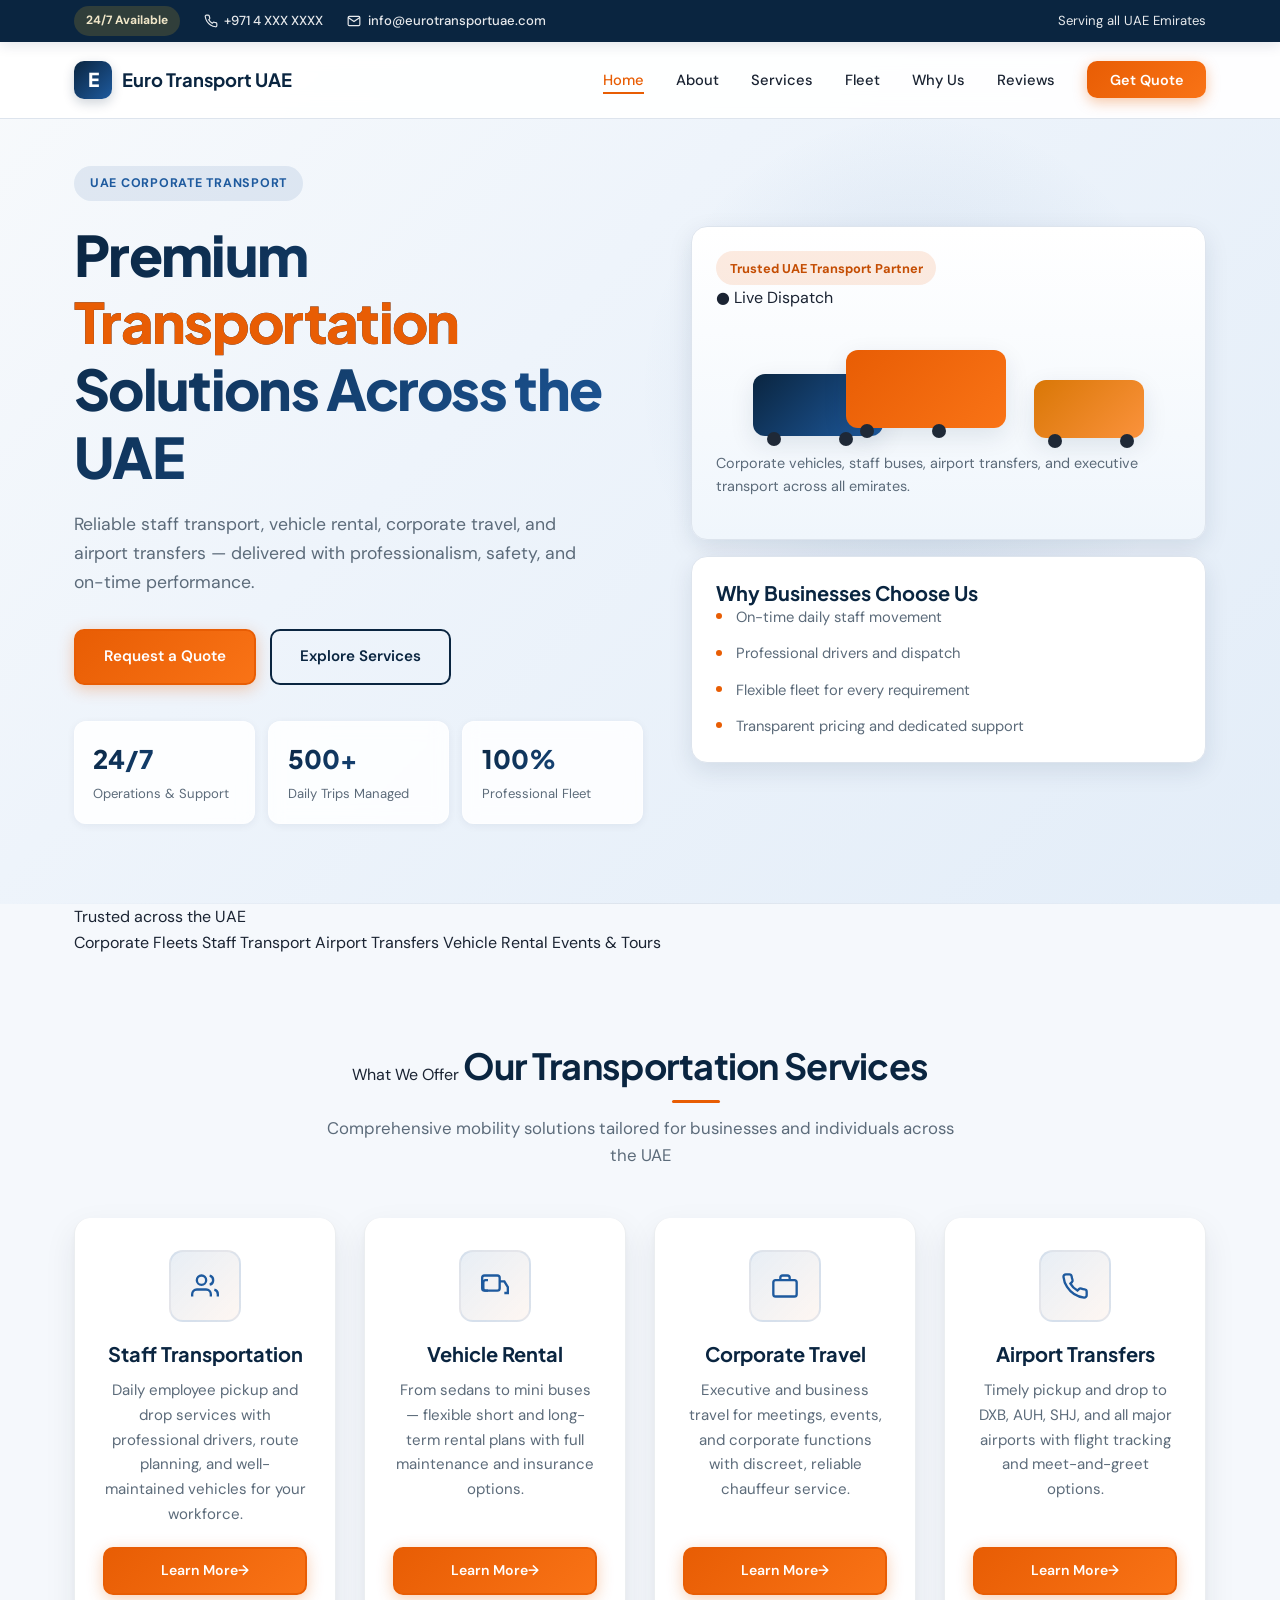
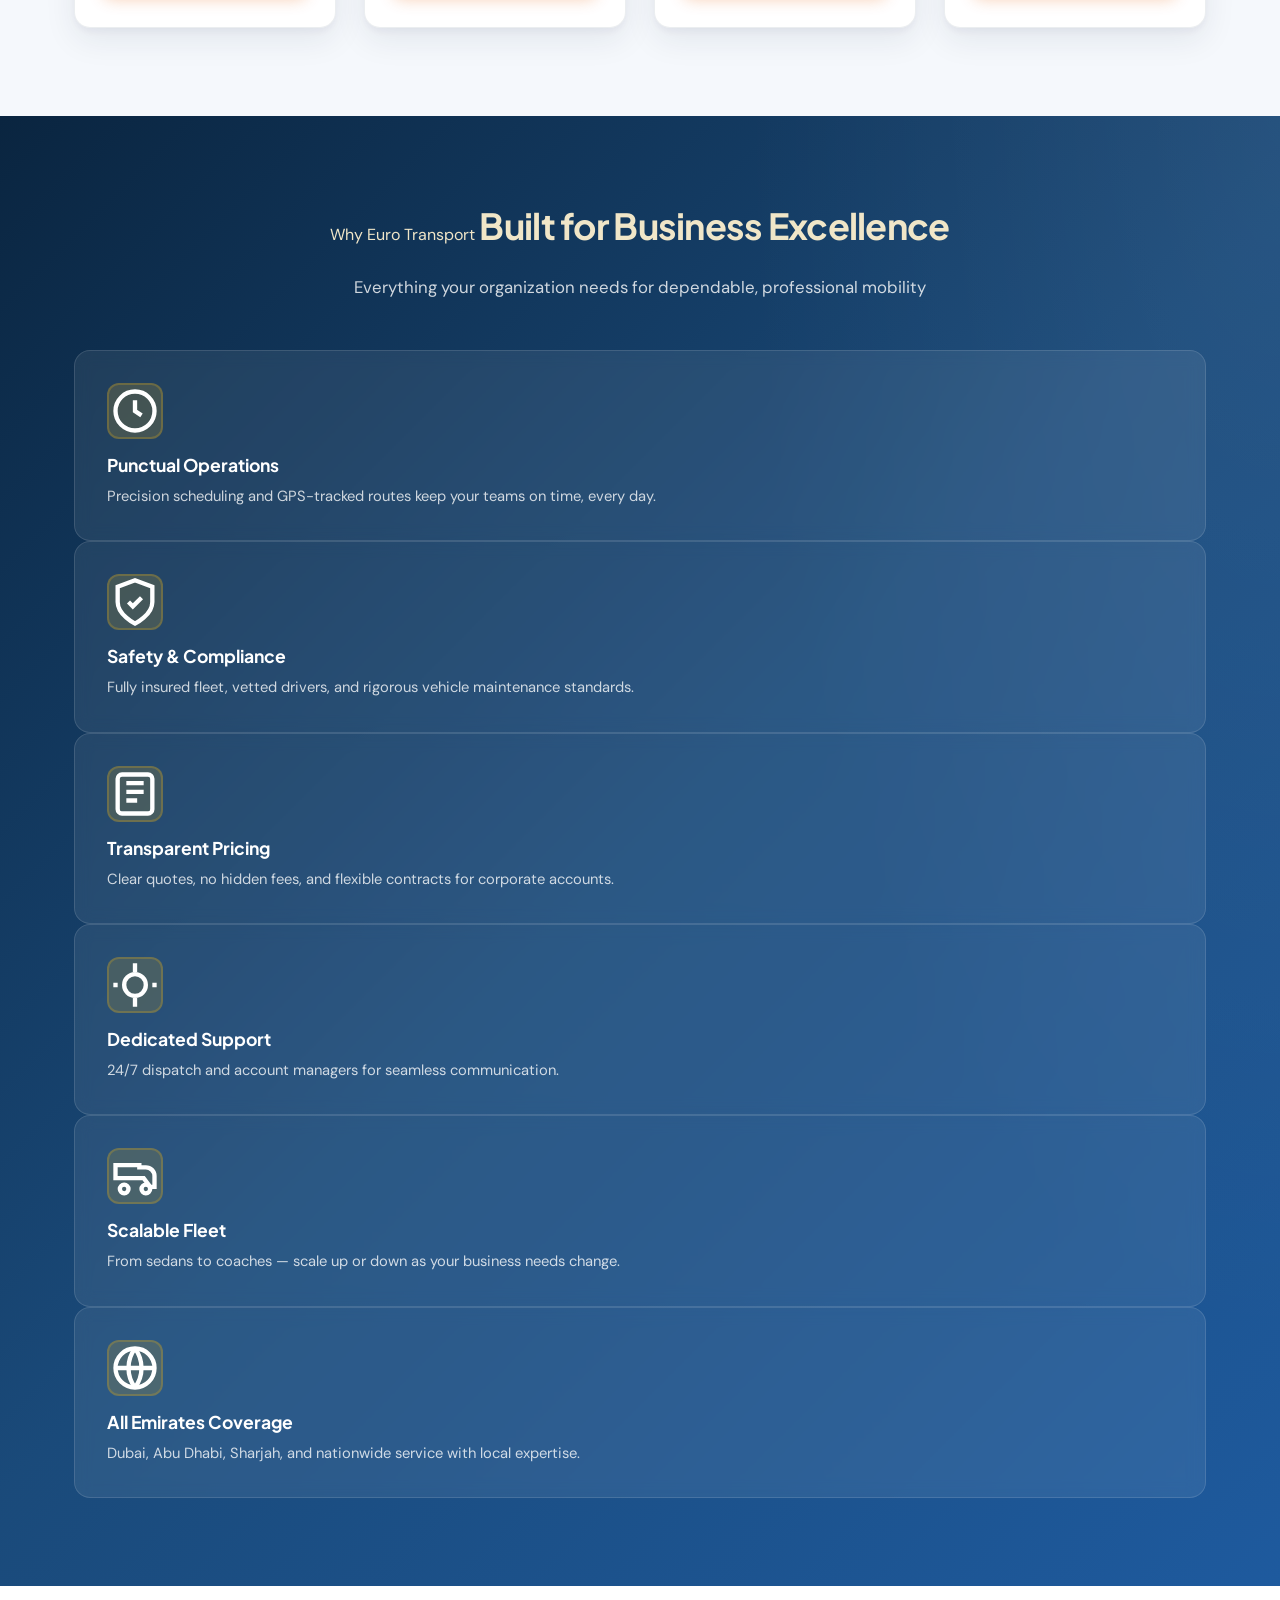
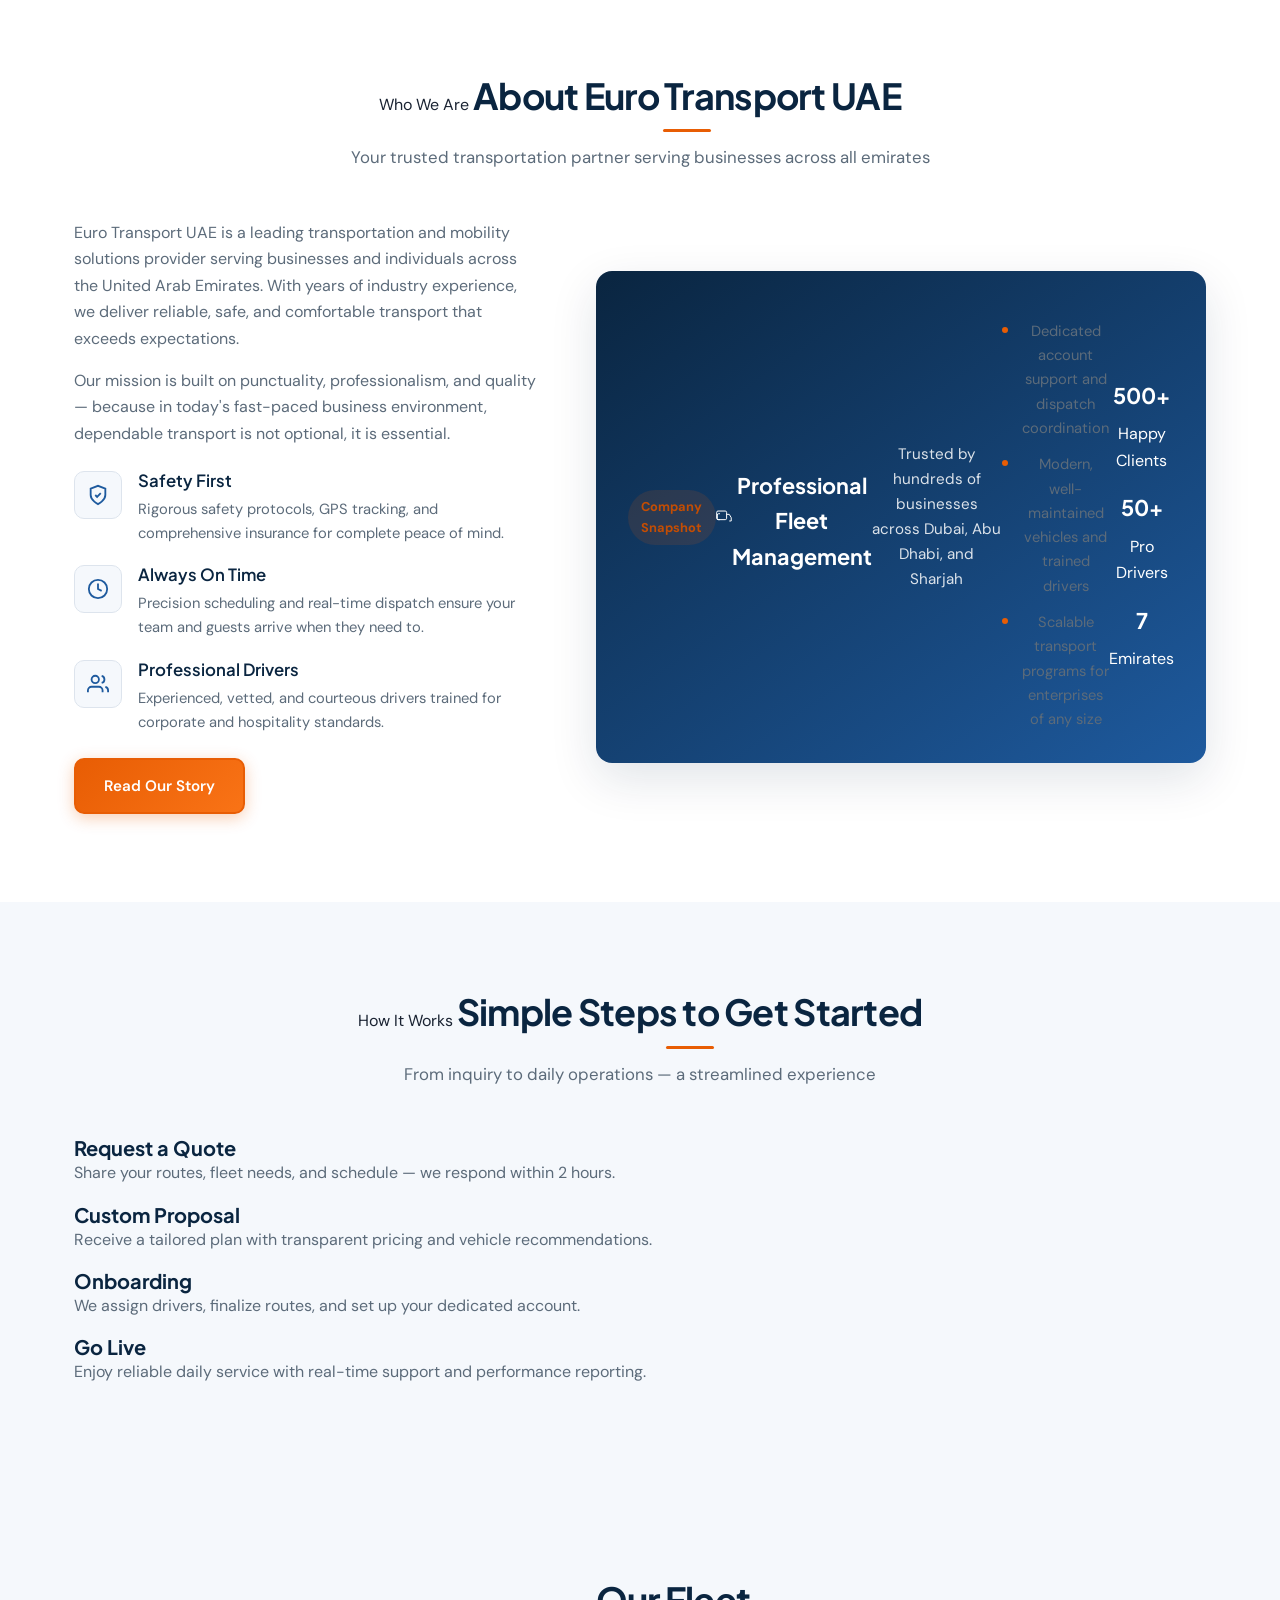
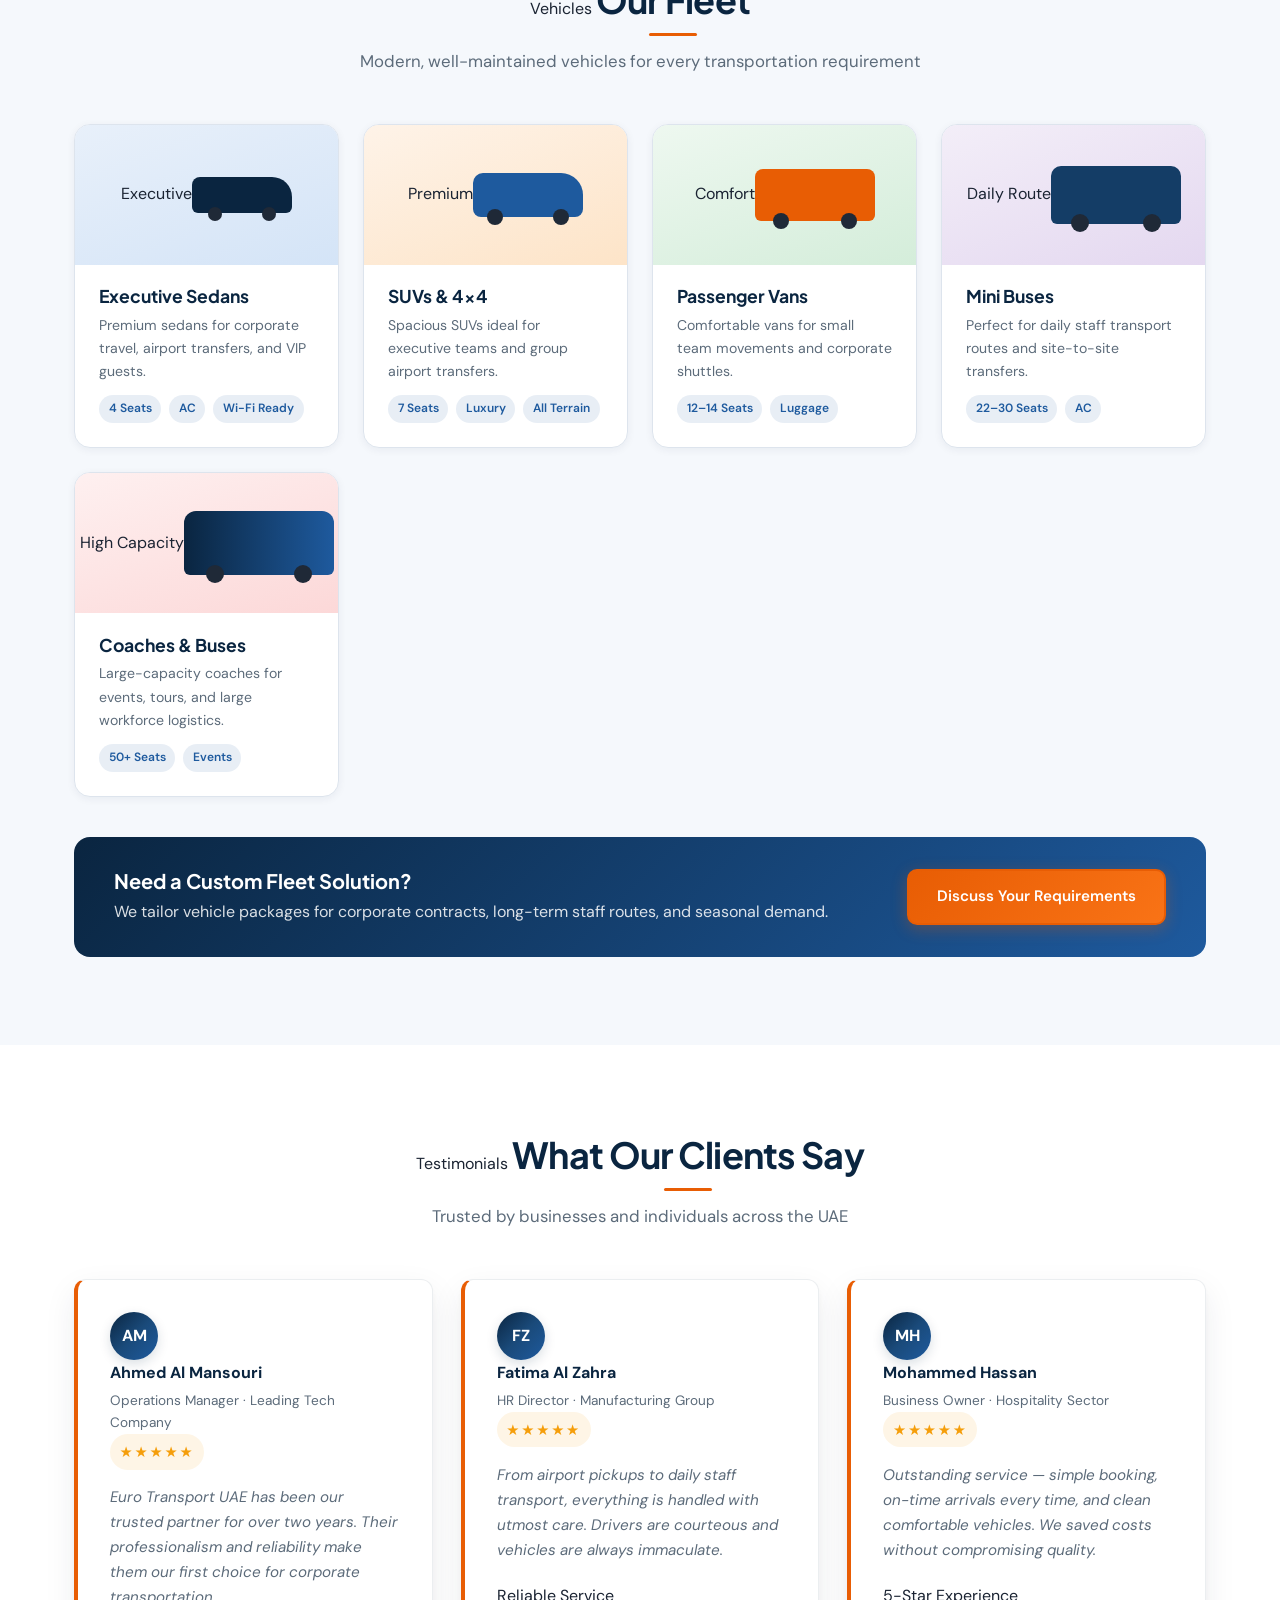
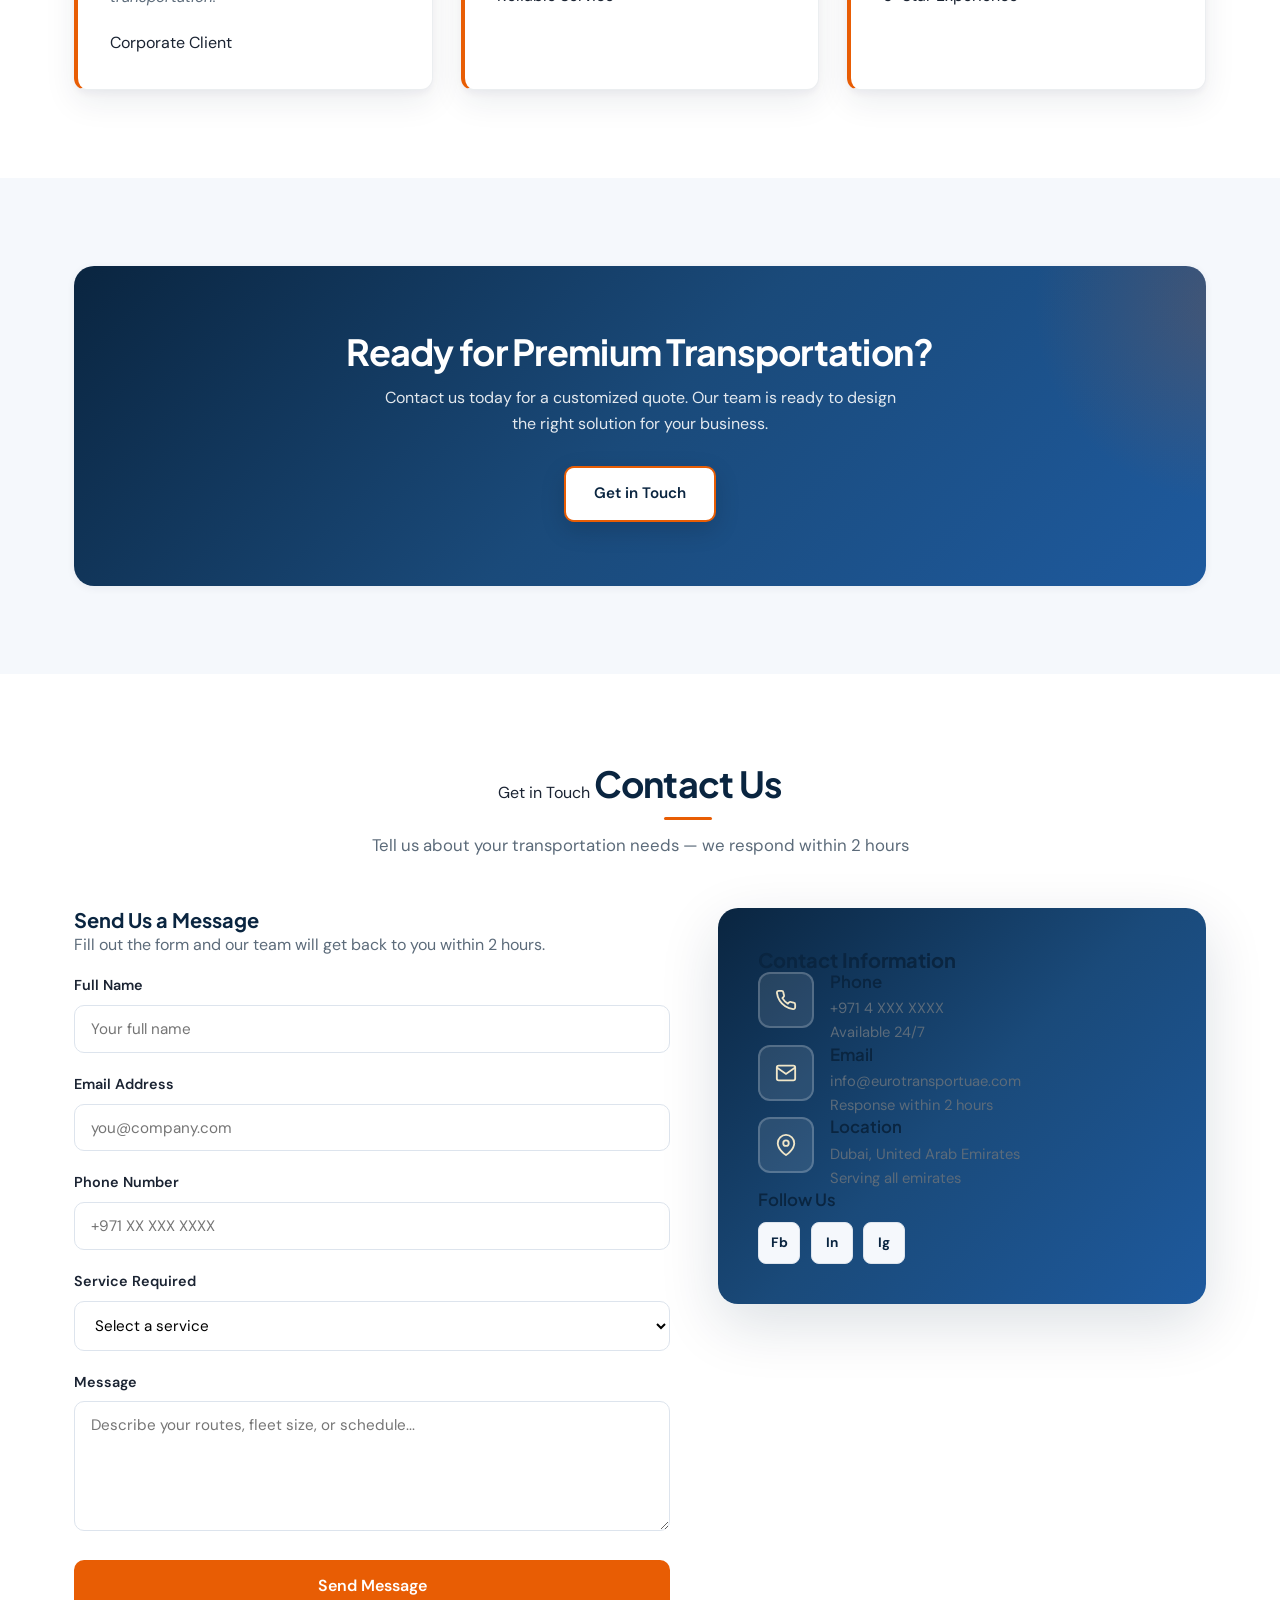
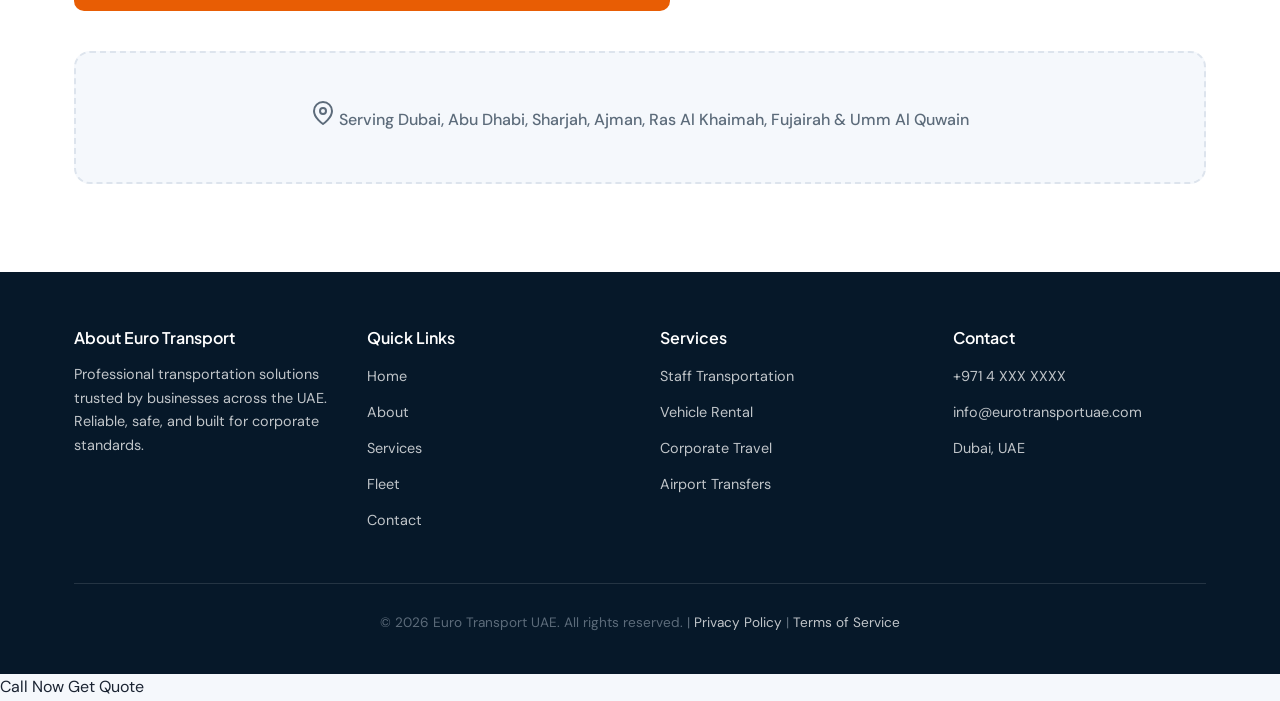
<file: index.html>
<!DOCTYPE html>
<html lang="en">

<head>
  <meta charset="UTF-8">
  <meta name="viewport" content="width=device-width, initial-scale=1.0">
  <meta name="description"
    content="Euro Transport UAE — Professional staff transport, vehicle rental, corporate travel, and airport transfers across the UAE.">
  <meta name="keywords" content="transport UAE, Dubai transport, staff transport, vehicle rental, airport transfer, corporate travel">
  <meta name="author" content="Euro Transport UAE">
  <meta property="og:title" content="Euro Transport UAE | Professional Transportation Services">
  <meta property="og:description"
    content="Reliable staff transport, vehicle rental, corporate travel, and airport transfers across the UAE.">
  <meta property="og:type" content="website">
  <meta property="og:url" content="https://eurotransportuae.com">
  <title>Euro Transport UAE | Professional Transportation Services</title>
  <link rel="stylesheet" href="css/styles.css">
  <link rel="stylesheet" href="css/premium.css">
  <link rel="icon" type="image/svg+xml"
    href="data:image/svg+xml,<svg xmlns='http://www.w3.org/2000/svg' viewBox='0 0 100 100'><rect width='100' height='100' rx='16' fill='%230a2540'/><text x='50' y='68' text-anchor='middle' font-size='52' font-weight='bold' fill='%23e85d04' font-family='sans-serif'>E</text></svg>">
</head>

<body>
  <div class="topbar">
    <div class="topbar-inner">
      <div class="topbar-left">
        <span class="topbar-badge">24/7 Available</span>
        <a href="tel:+971400000000">
          <svg width="14" height="14" viewBox="0 0 24 24" fill="none" stroke="currentColor" stroke-width="2" aria-hidden="true"><path d="M22 16.92v3a2 2 0 0 1-2.18 2 19.79 19.79 0 0 1-8.63-3.07 19.5 19.5 0 0 1-6-6 19.79 19.79 0 0 1-3.07-8.67A2 2 0 0 1 4.11 2h3a2 2 0 0 1 2 1.72 12.84 12.84 0 0 0 .7 2.81 2 2 0 0 1-.45 2.11L8.09 9.91a16 16 0 0 0 6 6l1.27-1.27a2 2 0 0 1 2.11-.45 12.84 12.84 0 0 0 2.81.7A2 2 0 0 1 22 16.92z"/></svg>
          +971 4 XXX XXXX
        </a>
        <a href="mailto:info@eurotransportuae.com">
          <svg width="14" height="14" viewBox="0 0 24 24" fill="none" stroke="currentColor" stroke-width="2" aria-hidden="true"><path d="M4 4h16c1.1 0 2 .9 2 2v12c0 1.1-.9 2-2 2H4c-1.1 0-2-.9-2-2V6c0-1.1.9-2 2-2z"/><polyline points="22,6 12,13 2,6"/></svg>
          info@eurotransportuae.com
        </a>
      </div>
      <div class="topbar-right">
        <span>Serving all UAE Emirates</span>
      </div>
    </div>
  </div>

  <nav class="navbar" id="navbar">
    <div class="navbar-container">
      <a href="#home" class="navbar-logo">
        <div class="nav-icon">E</div>
        Euro Transport UAE
      </a>
      <ul class="nav-menu">
        <li><a href="#home" class="nav-link active">Home</a></li>
        <li><a href="#about" class="nav-link">About</a></li>
        <li><a href="#services" class="nav-link">Services</a></li>
        <li><a href="#fleet" class="nav-link">Fleet</a></li>
        <li><a href="#why-us" class="nav-link">Why Us</a></li>
        <li><a href="#testimonials" class="nav-link">Reviews</a></li>
        <li><a href="#contact" class="nav-cta">Get Quote</a></li>
      </ul>
      <button class="hamburger" aria-label="Toggle navigation menu" type="button">
        <span></span>
        <span></span>
        <span></span>
      </button>
    </div>
  </nav>

  <section class="hero" id="home">
    <div class="hero-grid-bg" aria-hidden="true"></div>
    <div class="container hero-layout">
      <div class="hero-copy">
        <div class="hero-tag">UAE Corporate Transport</div>
        <h1>Premium <span class="highlight">Transportation</span> Solutions Across the UAE</h1>
        <p>Reliable staff transport, vehicle rental, corporate travel, and airport transfers — delivered with professionalism, safety, and on-time performance.</p>
        <div class="hero-buttons">
          <a href="#contact" class="btn btn-primary btn-lg">Request a Quote</a>
          <a href="#services" class="btn btn-secondary btn-lg">Explore Services</a>
        </div>
        <div class="hero-metrics">
          <div class="metric-card">
            <strong>24/7</strong>
            <span>Operations &amp; Support</span>
          </div>
          <div class="metric-card">
            <strong>500+</strong>
            <span>Daily Trips Managed</span>
          </div>
          <div class="metric-card">
            <strong>100%</strong>
            <span>Professional Fleet</span>
          </div>
        </div>
      </div>

      <div class="hero-visual">
        <div class="visual-card visual-card-main">
          <div class="visual-label">Trusted UAE Transport Partner</div>
          <div class="hero-float-badge"><span>●</span> Live Dispatch</div>
          <div class="visual-fleet">
            <div class="fleet-truck fleet-truck-1"></div>
            <div class="fleet-truck fleet-truck-2"></div>
            <div class="fleet-truck fleet-truck-3"></div>
          </div>
          <p class="visual-note">Corporate vehicles, staff buses, airport transfers, and executive transport across all emirates.</p>
        </div>
        <div class="visual-card visual-card-side">
          <h3>Why Businesses Choose Us</h3>
          <ul class="trust-list">
            <li>On-time daily staff movement</li>
            <li>Professional drivers and dispatch</li>
            <li>Flexible fleet for every requirement</li>
            <li>Transparent pricing and dedicated support</li>
          </ul>
        </div>
      </div>
    </div>
  </section>

  <div class="trust-bar">
    <div class="container trust-bar-inner">
      <span class="trust-bar-label">Trusted across the UAE</span>
      <div class="trust-pills">
        <span class="trust-pill">Corporate Fleets</span>
        <span class="trust-pill">Staff Transport</span>
        <span class="trust-pill">Airport Transfers</span>
        <span class="trust-pill">Vehicle Rental</span>
        <span class="trust-pill">Events &amp; Tours</span>
      </div>
    </div>
  </div>

  <section class="section section-light" id="services">
    <div class="container">
      <div class="section-title">
        <span class="section-eyebrow">What We Offer</span>
        <h2>Our Transportation Services</h2>
        <p class="section-subtitle">Comprehensive mobility solutions tailored for businesses and individuals across the UAE</p>
      </div>
      <div class="grid grid-4">
        <article class="service-card">
          <div class="service-icon" aria-hidden="true">
            <svg viewBox="0 0 24 24" fill="none" stroke="currentColor" stroke-width="2"><path d="M17 21v-2a4 4 0 0 0-4-4H5a4 4 0 0 0-4 4v2"/><circle cx="9" cy="7" r="4"/><path d="M23 21v-2a4 4 0 0 0-3-3.87M16 3.13a4 4 0 0 1 0 7.75"/></svg>
          </div>
          <h3>Staff Transportation</h3>
          <p>Daily employee pickup and drop services with professional drivers, route planning, and well-maintained vehicles for your workforce.</p>
          <a href="services.html#staff-transport" class="btn btn-primary">Learn More</a>
        </article>
        <article class="service-card">
          <div class="service-icon" aria-hidden="true">
            <svg viewBox="0 0 24 24" fill="none" stroke="currentColor" stroke-width="2"><rect x="1" y="3" width="15" height="13" rx="2"/><path d="M16 8h4l3 5v5h-3M6 16H4a2 2 0 0 1-2-2v-5a2 2 0 0 1 2-2h2"/></svg>
          </div>
          <h3>Vehicle Rental</h3>
          <p>From sedans to mini buses — flexible short and long-term rental plans with full maintenance and insurance options.</p>
          <a href="services.html#vehicle-rental" class="btn btn-primary">Learn More</a>
        </article>
        <article class="service-card">
          <div class="service-icon" aria-hidden="true">
            <svg viewBox="0 0 24 24" fill="none" stroke="currentColor" stroke-width="2"><rect x="2" y="7" width="20" height="14" rx="2"/><path d="M16 7V5a2 2 0 0 0-2-2h-4a2 2 0 0 0-2 2v2"/></svg>
          </div>
          <h3>Corporate Travel</h3>
          <p>Executive and business travel for meetings, events, and corporate functions with discreet, reliable chauffeur service.</p>
          <a href="services.html#corporate-transport" class="btn btn-primary">Learn More</a>
        </article>
        <article class="service-card">
          <div class="service-icon" aria-hidden="true">
            <svg viewBox="0 0 24 24" fill="none" stroke="currentColor" stroke-width="2"><path d="M22 16.92v3a2 2 0 0 1-2.18 2 19.79 19.79 0 0 1-8.63-3.07 19.5 19.5 0 0 1-6-6 19.79 19.79 0 0 1-3.07-8.67A2 2 0 0 1 4.11 2h3a2 2 0 0 1 2 1.72c.127.96.361 1.903.7 2.81a2 2 0 0 1-.45 2.11L8.09 9.91a16 16 0 0 0 6 6l1.27-1.27a2 2 0 0 1 2.11-.45c.907.339 1.85.573 2.81.7A2 2 0 0 1 22 16.92z"/></svg>
          </div>
          <h3>Airport Transfers</h3>
          <p>Timely pickup and drop to DXB, AUH, SHJ, and all major airports with flight tracking and meet-and-greet options.</p>
          <a href="services.html#airport-transfers" class="btn btn-primary">Learn More</a>
        </article>
      </div>
    </div>
  </section>


  <section class="section section-dark" id="why-us">
    <div class="container">
      <div class="section-title">
        <span class="section-eyebrow">Why Euro Transport</span>
        <h2>Built for Business Excellence</h2>
        <p class="section-subtitle">Everything your organization needs for dependable, professional mobility</p>
      </div>
      <div class="why-grid">
        <article class="why-card">
          <div class="why-card-icon" aria-hidden="true">
            <svg viewBox="0 0 24 24" fill="none" stroke="currentColor" stroke-width="2"><circle cx="12" cy="12" r="9"/><path d="M12 7v5l3 2"/></svg>
          </div>
          <h3>Punctual Operations</h3>
          <p>Precision scheduling and GPS-tracked routes keep your teams on time, every day.</p>
        </article>
        <article class="why-card">
          <div class="why-card-icon" aria-hidden="true">
            <svg viewBox="0 0 24 24" fill="none" stroke="currentColor" stroke-width="2"><path d="M12 22s8-4 8-10V5l-8-3-8 3v7c0 6 8 10 8 10z"/><path d="m9 12 2 2 4-4"/></svg>
          </div>
          <h3>Safety &amp; Compliance</h3>
          <p>Fully insured fleet, vetted drivers, and rigorous vehicle maintenance standards.</p>
        </article>
        <article class="why-card">
          <div class="why-card-icon" aria-hidden="true">
            <svg viewBox="0 0 24 24" fill="none" stroke="currentColor" stroke-width="2"><rect x="4" y="3" width="16" height="18" rx="2"/><path d="M8 7h8M8 11h8M8 15h5"/></svg>
          </div>
          <h3>Transparent Pricing</h3>
          <p>Clear quotes, no hidden fees, and flexible contracts for corporate accounts.</p>
        </article>
        <article class="why-card">
          <div class="why-card-icon" aria-hidden="true">
            <svg viewBox="0 0 24 24" fill="none" stroke="currentColor" stroke-width="2"><path d="M12 2v4M12 18v4M4 12H2M22 12h-2"/><circle cx="12" cy="12" r="5"/></svg>
          </div>
          <h3>Dedicated Support</h3>
          <p>24/7 dispatch and account managers for seamless communication.</p>
        </article>
        <article class="why-card">
          <div class="why-card-icon" aria-hidden="true">
            <svg viewBox="0 0 24 24" fill="none" stroke="currentColor" stroke-width="2"><path d="M3 13h13l3 4h2v-5a4 4 0 0 0-4-4h-3V7H3v6Z"/><circle cx="7" cy="18" r="2"/><circle cx="17" cy="18" r="2"/></svg>
          </div>
          <h3>Scalable Fleet</h3>
          <p>From sedans to coaches — scale up or down as your business needs change.</p>
        </article>
        <article class="why-card">
          <div class="why-card-icon" aria-hidden="true">
            <svg viewBox="0 0 24 24" fill="none" stroke="currentColor" stroke-width="2"><circle cx="12" cy="12" r="9"/><path d="M3 12h18M12 3a15 15 0 0 1 0 18M12 3a15 15 0 0 0 0 18"/></svg>
          </div>
          <h3>All Emirates Coverage</h3>
          <p>Dubai, Abu Dhabi, Sharjah, and nationwide service with local expertise.</p>
        </article>
      </div>
    </div>
  </section>

  <section class="section" id="about">
    <div class="container">
      <div class="section-title">
        <span class="section-eyebrow">Who We Are</span>
        <h2>About Euro Transport UAE</h2>
        <p class="section-subtitle">Your trusted transportation partner serving businesses across all emirates</p>
      </div>
      <div class="about-content">
        <div class="about-text">
          <p>Euro Transport UAE is a leading transportation and mobility solutions provider serving businesses and individuals across the United Arab Emirates. With years of industry experience, we deliver reliable, safe, and comfortable transport that exceeds expectations.</p>
          <p>Our mission is built on punctuality, professionalism, and quality — because in today's fast-paced business environment, dependable transport is not optional, it is essential.</p>
          <div class="about-features">
            <div class="feature-item">
              <div class="feature-icon" aria-hidden="true">
                <svg viewBox="0 0 24 24" fill="none" stroke="currentColor" stroke-width="2"><path d="M12 22s8-4 8-10V5l-8-3-8 3v7c0 6 8 10 8 10z"/><path d="m9 12 2 2 4-4"/></svg>
              </div>
              <div class="feature-content">
                <h4>Safety First</h4>
                <p>Rigorous safety protocols, GPS tracking, and comprehensive insurance for complete peace of mind.</p>
              </div>
            </div>
            <div class="feature-item">
              <div class="feature-icon" aria-hidden="true">
                <svg viewBox="0 0 24 24" fill="none" stroke="currentColor" stroke-width="2"><circle cx="12" cy="12" r="10"/><polyline points="12 6 12 12 16 14"/></svg>
              </div>
              <div class="feature-content">
                <h4>Always On Time</h4>
                <p>Precision scheduling and real-time dispatch ensure your team and guests arrive when they need to.</p>
              </div>
            </div>
            <div class="feature-item">
              <div class="feature-icon" aria-hidden="true">
                <svg viewBox="0 0 24 24" fill="none" stroke="currentColor" stroke-width="2"><path d="M17 21v-2a4 4 0 0 0-4-4H5a4 4 0 0 0-4 4v2"/><circle cx="9" cy="7" r="4"/><path d="M23 21v-2a4 4 0 0 0-3-3.87"/><path d="M16 3.13a4 4 0 0 1 0 7.75"/></svg>
              </div>
              <div class="feature-content">
                <h4>Professional Drivers</h4>
                <p>Experienced, vetted, and courteous drivers trained for corporate and hospitality standards.</p>
              </div>
            </div>
          </div>
          <a href="about.html" class="btn btn-primary" style="margin-top: 1.5rem;">Read Our Story</a>
        </div>
        <div class="about-image">
          <span class="visual-label">Company Snapshot</span>
          <svg width="64" height="64" viewBox="0 0 24 24" fill="none" stroke="currentColor" stroke-width="1.5" aria-hidden="true"><rect x="1" y="3" width="15" height="13" rx="2"/><path d="M16 8h4l3 5v5h-3M6 16H4a2 2 0 0 1-2-2v-5a2 2 0 0 1 2-2h2"/></svg>
          <strong>Professional Fleet Management</strong>
          <p>Trusted by hundreds of businesses across Dubai, Abu Dhabi, and Sharjah</p>
          <ul class="trust-list" style="margin-top: 1rem;">
            <li>Dedicated account support and dispatch coordination</li>
            <li>Modern, well-maintained vehicles and trained drivers</li>
            <li>Scalable transport programs for enterprises of any size</li>
          </ul>
          <div class="about-stats">
            <div class="about-stat"><strong data-count="500">500+</strong><span>Happy Clients</span></div>
            <div class="about-stat"><strong data-count="50">50+</strong><span>Pro Drivers</span></div>
            <div class="about-stat"><strong>7</strong><span>Emirates</span></div>
          </div>
        </div>
      </div>
    </div>
  </section>


  <section class="section section-light" id="process">
    <div class="container">
      <div class="section-title">
        <span class="section-eyebrow">How It Works</span>
        <h2>Simple Steps to Get Started</h2>
        <p class="section-subtitle">From inquiry to daily operations — a streamlined experience</p>
      </div>
      <div class="process-grid">
        <article class="process-step">
          <h3>Request a Quote</h3>
          <p>Share your routes, fleet needs, and schedule — we respond within 2 hours.</p>
        </article>
        <article class="process-step">
          <h3>Custom Proposal</h3>
          <p>Receive a tailored plan with transparent pricing and vehicle recommendations.</p>
        </article>
        <article class="process-step">
          <h3>Onboarding</h3>
          <p>We assign drivers, finalize routes, and set up your dedicated account.</p>
        </article>
        <article class="process-step">
          <h3>Go Live</h3>
          <p>Enjoy reliable daily service with real-time support and performance reporting.</p>
        </article>
      </div>
    </div>
  </section>

  <section class="section section-light" id="fleet">
    <div class="container">
      <div class="section-title">
        <span class="section-eyebrow">Vehicles</span>
        <h2>Our Fleet</h2>
        <p class="section-subtitle">Modern, well-maintained vehicles for every transportation requirement</p>
      </div>
      <div class="fleet-grid">
        <article class="fleet-card">
          <div class="fleet-card-visual sedan">
            <span class="fleet-card-badge">Executive</span>
            <div class="vehicle-shape sedan-shape"></div>
          </div>
          <div class="fleet-card-body">
            <h3>Executive Sedans</h3>
            <p>Premium sedans for corporate travel, airport transfers, and VIP guests.</p>
            <div class="fleet-specs">
              <span class="fleet-spec">4 Seats</span>
              <span class="fleet-spec">AC</span>
              <span class="fleet-spec">Wi-Fi Ready</span>
            </div>
          </div>
        </article>
        <article class="fleet-card">
          <div class="fleet-card-visual suv">
            <span class="fleet-card-badge">Premium</span>
            <div class="vehicle-shape suv-shape"></div>
          </div>
          <div class="fleet-card-body">
            <h3>SUVs &amp; 4x4</h3>
            <p>Spacious SUVs ideal for executive teams and group airport transfers.</p>
            <div class="fleet-specs">
              <span class="fleet-spec">7 Seats</span>
              <span class="fleet-spec">Luxury</span>
              <span class="fleet-spec">All Terrain</span>
            </div>
          </div>
        </article>
        <article class="fleet-card">
          <div class="fleet-card-visual van">
            <span class="fleet-card-badge">Comfort</span>
            <div class="vehicle-shape van-shape"></div>
          </div>
          <div class="fleet-card-body">
            <h3>Passenger Vans</h3>
            <p>Comfortable vans for small team movements and corporate shuttles.</p>
            <div class="fleet-specs">
              <span class="fleet-spec">12–14 Seats</span>
              <span class="fleet-spec">Luggage</span>
            </div>
          </div>
        </article>
        <article class="fleet-card">
          <div class="fleet-card-visual minibus">
            <span class="fleet-card-badge">Daily Route</span>
            <div class="vehicle-shape bus-shape"></div>
          </div>
          <div class="fleet-card-body">
            <h3>Mini Buses</h3>
            <p>Perfect for daily staff transport routes and site-to-site transfers.</p>
            <div class="fleet-specs">
              <span class="fleet-spec">22–30 Seats</span>
              <span class="fleet-spec">AC</span>
            </div>
          </div>
        </article>
        <article class="fleet-card">
          <div class="fleet-card-visual coach">
            <span class="fleet-card-badge">High Capacity</span>
            <div class="vehicle-shape coach-shape"></div>
          </div>
          <div class="fleet-card-body">
            <h3>Coaches &amp; Buses</h3>
            <p>Large-capacity coaches for events, tours, and large workforce logistics.</p>
            <div class="fleet-specs">
              <span class="fleet-spec">50+ Seats</span>
              <span class="fleet-spec">Events</span>
            </div>
          </div>
        </article>
      </div>
      <div class="fleet-banner">
        <div>
          <h3>Need a Custom Fleet Solution?</h3>
          <p>We tailor vehicle packages for corporate contracts, long-term staff routes, and seasonal demand.</p>
        </div>
        <a href="#contact" class="btn btn-primary">Discuss Your Requirements</a>
      </div>
    </div>
  </section>

  <section class="section testimonials-section" id="testimonials">
    <div class="container">
      <div class="section-title">
        <span class="section-eyebrow">Testimonials</span>
        <h2>What Our Clients Say</h2>
        <p class="section-subtitle">Trusted by businesses and individuals across the UAE</p>
      </div>
      <div class="grid grid-3">
        <article class="testimonial-card">
          <div class="testimonial-top">
            <div class="testimonial-avatar">AM</div>
            <div class="testimonial-author-group">
              <p class="testimonial-author">Ahmed Al Mansouri</p>
              <p class="testimonial-role">Operations Manager · Leading Tech Company</p>
            </div>
          </div>
          <div class="stars" aria-label="5 out of 5 stars">★★★★★</div>
          <p class="testimonial-text">Euro Transport UAE has been our trusted partner for over two years. Their professionalism and reliability make them our first choice for corporate transportation.</p>
          <div class="testimonial-badge">Corporate Client</div>
        </article>
        <article class="testimonial-card">
          <div class="testimonial-top">
            <div class="testimonial-avatar">FZ</div>
            <div class="testimonial-author-group">
              <p class="testimonial-author">Fatima Al Zahra</p>
              <p class="testimonial-role">HR Director · Manufacturing Group</p>
            </div>
          </div>
          <div class="stars" aria-label="5 out of 5 stars">★★★★★</div>
          <p class="testimonial-text">From airport pickups to daily staff transport, everything is handled with utmost care. Drivers are courteous and vehicles are always immaculate.</p>
          <div class="testimonial-badge">Reliable Service</div>
        </article>
        <article class="testimonial-card">
          <div class="testimonial-top">
            <div class="testimonial-avatar">MH</div>
            <div class="testimonial-author-group">
              <p class="testimonial-author">Mohammed Hassan</p>
              <p class="testimonial-role">Business Owner · Hospitality Sector</p>
            </div>
          </div>
          <div class="stars" aria-label="5 out of 5 stars">★★★★★</div>
          <p class="testimonial-text">Outstanding service — simple booking, on-time arrivals every time, and clean comfortable vehicles. We saved costs without compromising quality.</p>
          <div class="testimonial-badge">5-Star Experience</div>
        </article>
      </div>
    </div>
  </section>

  <section class="section section-light">
    <div class="container">
      <div class="cta-band">
        <h2>Ready for Premium Transportation?</h2>
        <p>Contact us today for a customized quote. Our team is ready to design the right solution for your business.</p>
        <a href="#contact" class="btn btn-primary">Get in Touch</a>
      </div>
    </div>
  </section>

  <section class="section" id="contact">
    <div class="container">
      <div class="section-title">
        <span class="section-eyebrow">Get in Touch</span>
        <h2>Contact Us</h2>
        <p class="section-subtitle">Tell us about your transportation needs — we respond within 2 hours</p>
      </div>
      <div class="contact-wrapper">
        <div class="contact-form-card">
          <h3>Send Us a Message</h3>
          <p>Fill out the form and our team will get back to you within 2 hours.</p>
          <form id="contact-form" novalidate>
          <div class="form-success" role="alert"></div>
          <div class="form-group">
            <label for="name">Full Name</label>
            <input type="text" id="name" name="name" placeholder="Your full name" required autocomplete="name">
            <div class="form-error"></div>
          </div>
          <div class="form-group">
            <label for="email">Email Address</label>
            <input type="email" id="email" name="email" placeholder="you@company.com" required autocomplete="email">
            <div class="form-error"></div>
          </div>
          <div class="form-group">
            <label for="phone">Phone Number</label>
            <input type="tel" id="phone" name="phone" placeholder="+971 XX XXX XXXX" required autocomplete="tel">
            <div class="form-error"></div>
          </div>
          <div class="form-group">
            <label for="service">Service Required</label>
            <select id="service" name="service" required>
              <option value="">Select a service</option>
              <option value="staff-transportation">Staff Transportation</option>
              <option value="vehicle-rental">Vehicle Rental</option>
              <option value="corporate-transport">Corporate Transport</option>
              <option value="airport-transfer">Airport Transfer</option>
              <option value="other">Other</option>
            </select>
            <div class="form-error"></div>
          </div>
          <div class="form-group">
            <label for="message">Message</label>
            <textarea id="message" name="message" placeholder="Describe your routes, fleet size, or schedule..." required></textarea>
            <div class="form-error"></div>
          </div>
          <button type="submit" class="form-submit">Send Message</button>
        </form>
        </div>

        <div class="contact-info-card">
          <h3>Contact Information</h3>
          <div class="contact-item">
            <div class="contact-icon" aria-hidden="true">
              <svg viewBox="0 0 24 24" fill="none" stroke="currentColor" stroke-width="2"><path d="M22 16.92v3a2 2 0 0 1-2.18 2 19.79 19.79 0 0 1-8.63-3.07 19.5 19.5 0 0 1-6-6 19.79 19.79 0 0 1-3.07-8.67A2 2 0 0 1 4.11 2h3a2 2 0 0 1 2 1.72 12.84 12.84 0 0 0 .7 2.81 2 2 0 0 1-.45 2.11L8.09 9.91a16 16 0 0 0 6 6l1.27-1.27a2 2 0 0 1 2.11-.45 12.84 12.84 0 0 0 2.81.7A2 2 0 0 1 22 16.92z"/></svg>
            </div>
            <div class="contact-details">
              <h4>Phone</h4>
              <p><a href="tel:+971400000000">+971 4 XXX XXXX</a></p>
              <p>Available 24/7</p>
            </div>
          </div>
          <div class="contact-item">
            <div class="contact-icon" aria-hidden="true">
              <svg viewBox="0 0 24 24" fill="none" stroke="currentColor" stroke-width="2"><path d="M4 4h16c1.1 0 2 .9 2 2v12c0 1.1-.9 2-2 2H4c-1.1 0-2-.9-2-2V6c0-1.1.9-2 2-2z"/><polyline points="22,6 12,13 2,6"/></svg>
            </div>
            <div class="contact-details">
              <h4>Email</h4>
              <p><a href="mailto:info@eurotransportuae.com">info@eurotransportuae.com</a></p>
              <p>Response within 2 hours</p>
            </div>
          </div>
          <div class="contact-item">
            <div class="contact-icon" aria-hidden="true">
              <svg viewBox="0 0 24 24" fill="none" stroke="currentColor" stroke-width="2"><path d="M21 10c0 7-9 13-9 13s-9-6-9-13a9 9 0 0 1 18 0z"/><circle cx="12" cy="10" r="3"/></svg>
            </div>
            <div class="contact-details">
              <h4>Location</h4>
              <p>Dubai, United Arab Emirates</p>
              <p>Serving all emirates</p>
            </div>
          </div>
          <div>
            <h4 style="margin-bottom: 0.75rem;">Follow Us</h4>
            <div class="social-links">
              <a href="#" class="social-link" aria-label="Facebook">Fb</a>
              <a href="#" class="social-link" aria-label="LinkedIn">In</a>
              <a href="#" class="social-link" aria-label="Instagram">Ig</a>
            </div>
          </div>
        </div>
      </div>
      <div class="map-placeholder" role="img" aria-label="Service area map placeholder">
        <svg width="24" height="24" viewBox="0 0 24 24" fill="none" stroke="currentColor" stroke-width="2" aria-hidden="true"><path d="M21 10c0 7-9 13-9 13s-9-6-9-13a9 9 0 0 1 18 0z"/><circle cx="12" cy="10" r="3"/></svg>
        Serving Dubai, Abu Dhabi, Sharjah, Ajman, Ras Al Khaimah, Fujairah &amp; Umm Al Quwain
      </div>
    </div>
  </section>

  <footer class="footer">
    <div class="container">
      <div class="footer-content">
        <div class="footer-section">
          <h4>About Euro Transport</h4>
          <p>Professional transportation solutions trusted by businesses across the UAE. Reliable, safe, and built for corporate standards.</p>
        </div>
        <div class="footer-section">
          <h4>Quick Links</h4>
          <ul class="footer-links">
            <li><a href="#home" class="footer-link">Home</a></li>
            <li><a href="#about" class="footer-link">About</a></li>
            <li><a href="#services" class="footer-link">Services</a></li>
            <li><a href="#fleet" class="footer-link">Fleet</a></li>
            <li><a href="#contact" class="footer-link">Contact</a></li>
          </ul>
        </div>
        <div class="footer-section">
          <h4>Services</h4>
          <ul class="footer-links">
            <li><a href="services.html#staff-transport" class="footer-link">Staff Transportation</a></li>
            <li><a href="services.html#vehicle-rental" class="footer-link">Vehicle Rental</a></li>
            <li><a href="services.html#corporate-transport" class="footer-link">Corporate Travel</a></li>
            <li><a href="services.html#airport-transfers" class="footer-link">Airport Transfers</a></li>
          </ul>
        </div>
        <div class="footer-section">
          <h4>Contact</h4>
          <ul class="footer-links">
            <li><a href="tel:+971400000000" class="footer-link">+971 4 XXX XXXX</a></li>
            <li><a href="mailto:info@eurotransportuae.com" class="footer-link">info@eurotransportuae.com</a></li>
            <li><span class="footer-link">Dubai, UAE</span></li>
          </ul>
        </div>
      </div>
      <div class="footer-bottom">
        <p>&copy; 2026 Euro Transport UAE. All rights reserved. | <a href="#">Privacy Policy</a> | <a href="#">Terms of Service</a></p>
      </div>
    </div>
  </footer>


  <div class="mobile-cta" role="navigation" aria-label="Quick actions">
    <a href="tel:+971400000000" class="cta-call">Call Now</a>
    <a href="#contact" class="cta-quote">Get Quote</a>
  </div>

  <button class="scroll-to-top" type="button" title="Back to top" aria-label="Scroll to top">↑</button>
  <script src="js/script.js"></script>
</body>

</html>
</file>
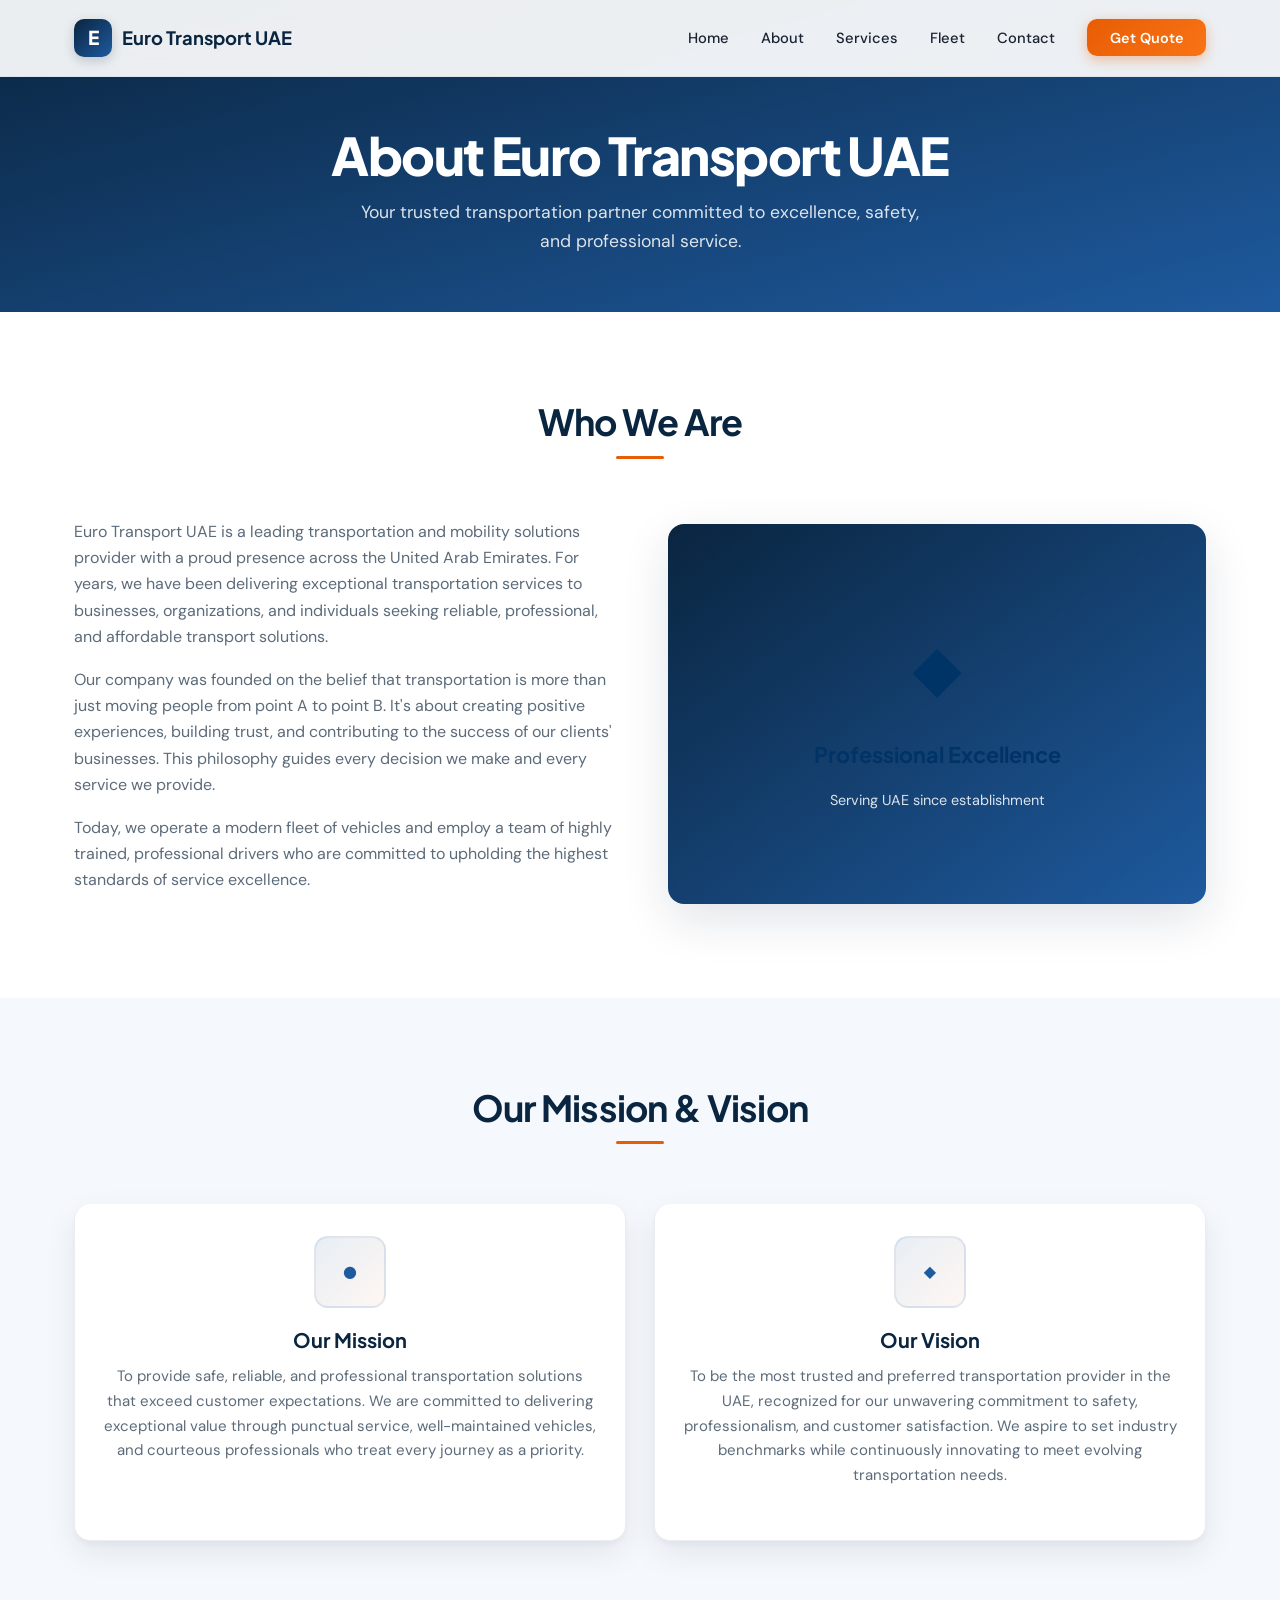
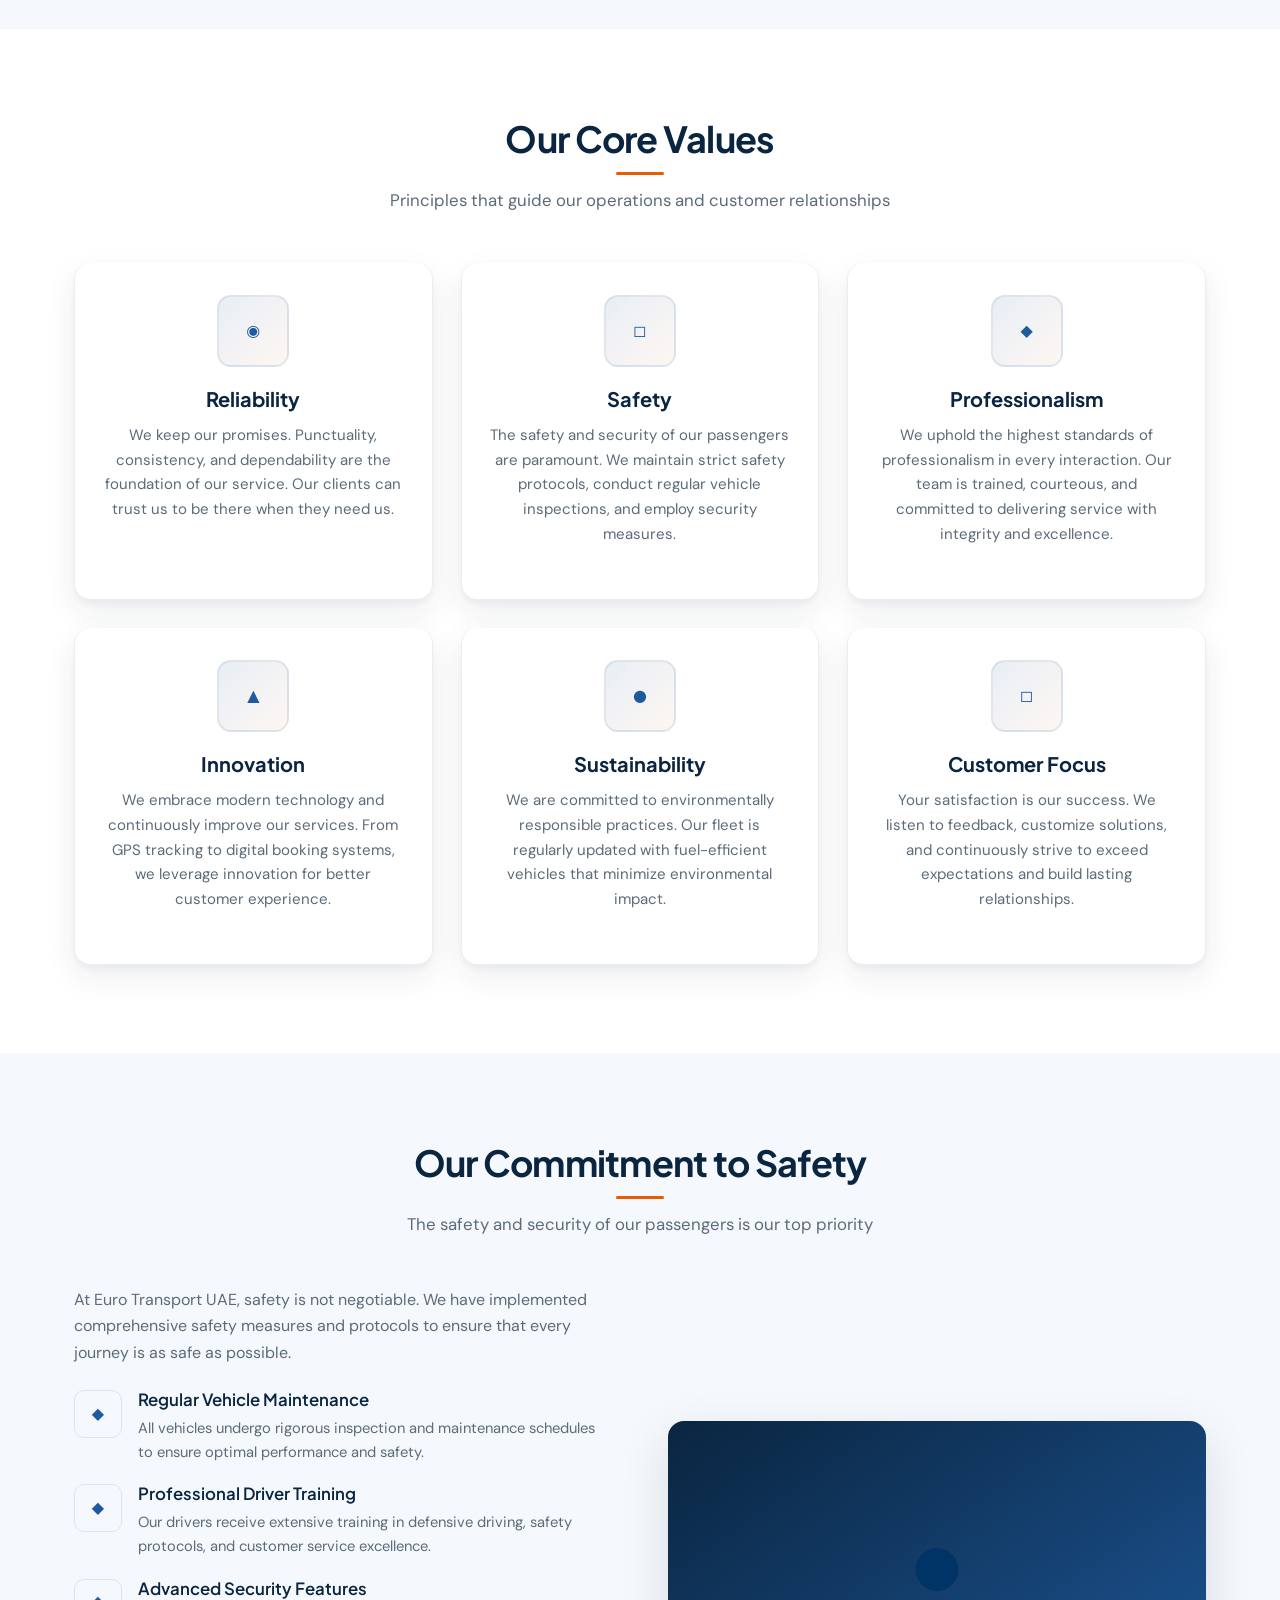
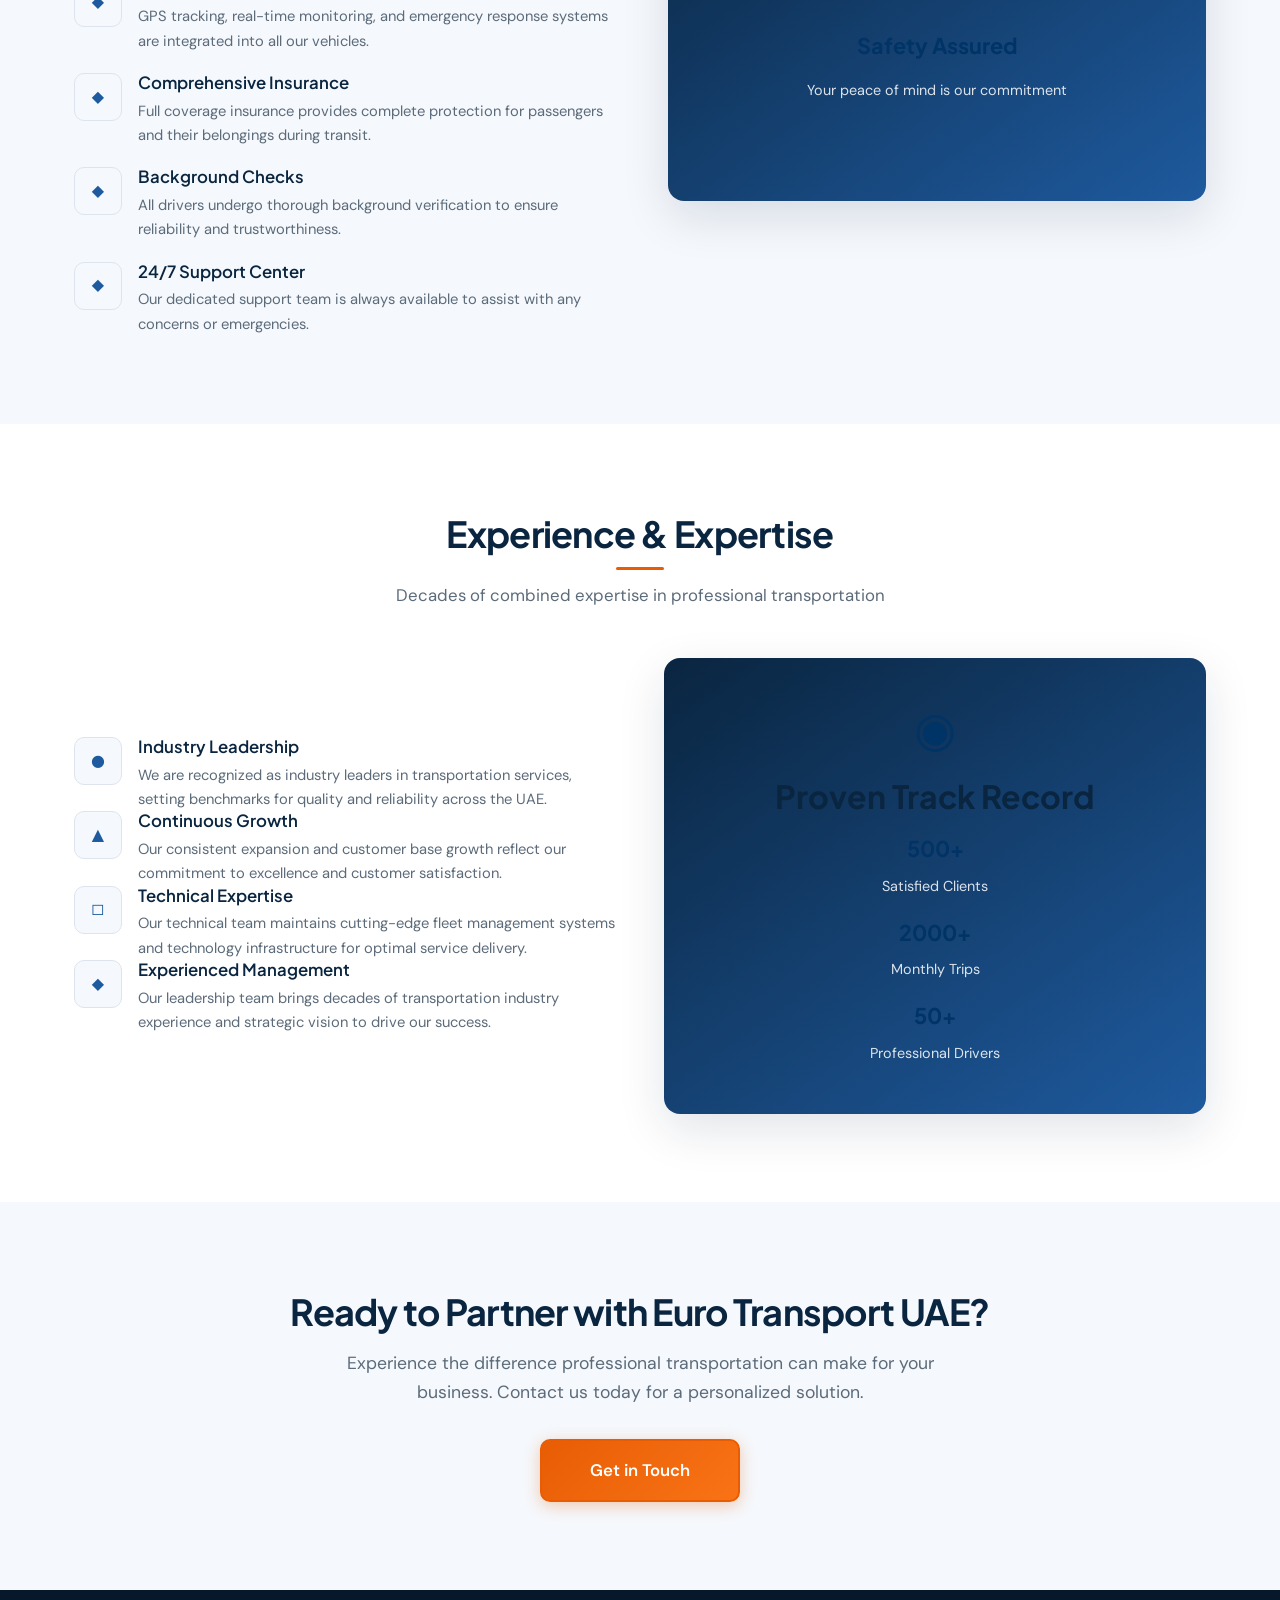
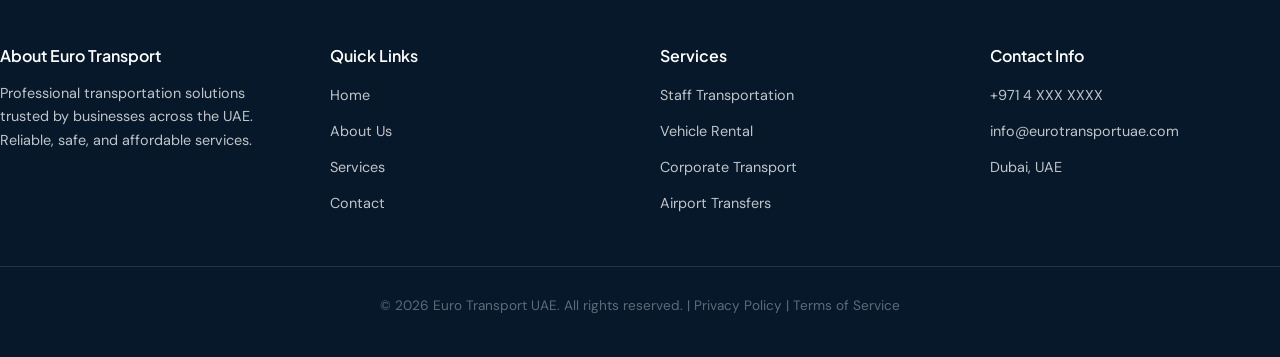
<file: about.html>
<!DOCTYPE html>
<html lang="en">

<head>
  <meta charset="UTF-8">
  <meta name="viewport" content="width=device-width, initial-scale=1.0">
  <meta name="description"
    content="About Euro Transport UAE - Our mission, vision, values, and commitment to excellence in transportation services.">
  <meta name="keywords" content="about, company, mission, vision, transportation, UAE">
  <meta name="author" content="Euro Transport UAE">
  <title>About Us - Euro Transport UAE</title>
  <link rel="stylesheet" href="css/styles.css">
  <link rel="stylesheet" href="css/premium.css">
  <link rel="icon" type="image/x-icon" href="data:image/svg+xml,<svg xmlns='http://www.w3.org/2000/svg' viewBox='0 0 100 100'><text y='75' font-size='75' font-weight='bold' fill='%23ff9500'>E</text></svg>">
</head>

<body>
  <!-- ===== NAVBAR ===== -->
  <nav class="navbar" id="navbar">
    <div class="navbar-container">
      <a href="index.html" class="navbar-logo">
        <div class="nav-icon">E</div>
        Euro Transport UAE
      </a>
      <ul class="nav-menu">
        <li><a href="index.html" class="nav-link">Home</a></li>
        <li><a href="about.html" class="nav-link active">About</a></li>
        <li><a href="services.html" class="nav-link">Services</a></li>
        <li><a href="index.html#fleet" class="nav-link">Fleet</a></li>
        <li><a href="contact.html" class="nav-link">Contact</a></li>
        <li><a href="contact.html" class="nav-cta">Get Quote</a></li>
      </ul>
      <button class="hamburger" type="button" aria-label="Toggle navigation menu">
        <span></span>
        <span></span>
        <span></span>
      </button>
    </div>
  </nav>

  <!-- ===== HERO SECTION ===== -->
  <section class="page-hero">
    <div class="container">
      <h1>About Euro Transport UAE</h1>
      <p>Your trusted transportation partner committed to excellence, safety, and professional service.</p>
    </div>
  </section>

  <!-- ===== COMPANY OVERVIEW ===== -->
  <section class="section">
    <div class="container">
      <div class="section-title">
        <h2>Who We Are</h2>
      </div>
      <div class="about-content">
        <div class="about-text">
          <p>
            Euro Transport UAE is a leading transportation and mobility solutions provider with a proud presence across the United Arab Emirates. For years, we have been delivering exceptional transportation services to businesses, organizations, and individuals seeking reliable, professional, and affordable transport solutions.
          </p>
          <p>
            Our company was founded on the belief that transportation is more than just moving people from point A to point B. It's about creating positive experiences, building trust, and contributing to the success of our clients' businesses. This philosophy guides every decision we make and every service we provide.
          </p>
          <p>
            Today, we operate a modern fleet of vehicles and employ a team of highly trained, professional drivers who are committed to upholding the highest standards of service excellence.
          </p>
        </div>
        <div class="about-image">
          <div style="text-align: center; color: #003366;">
            <div style="font-size: 4rem; margin-bottom: 1rem;">◆</div>
            <strong>Professional Excellence</strong>
            <p style="margin-top: 1rem; font-size: 0.9rem;">Serving UAE since establishment</p>
          </div>
        </div>
      </div>
    </div>
  </section>

  <!-- ===== MISSION, VISION & VALUES ===== -->
  <section class="section section-light">
    <div class="container">
      <div class="section-title">
        <h2>Our Mission & Vision</h2>
      </div>
      <div class="grid grid-2">
        <div class="service-card">
          <div class="service-icon">●</div>
          <h3>Our Mission</h3>
          <p>
            To provide safe, reliable, and professional transportation solutions that exceed customer expectations. We are committed to delivering exceptional value through punctual service, well-maintained vehicles, and courteous professionals who treat every journey as a priority.
          </p>
        </div>
        <div class="service-card">
          <div class="service-icon">◆</div>
          <h3>Our Vision</h3>
          <p>
            To be the most trusted and preferred transportation provider in the UAE, recognized for our unwavering commitment to safety, professionalism, and customer satisfaction. We aspire to set industry benchmarks while continuously innovating to meet evolving transportation needs.
          </p>
        </div>
      </div>
    </section>

  <!-- ===== CORE VALUES ===== -->
  <section class="section">
    <div class="container">
      <div class="section-title">
        <h2>Our Core Values</h2>
        <p class="section-subtitle">Principles that guide our operations and customer relationships</p>
      </div>
      <div class="grid grid-3">
        <div class="service-card">
          <div class="service-icon">◉</div>
          <h3>Reliability</h3>
          <p>We keep our promises. Punctuality, consistency, and dependability are the foundation of our service. Our clients can trust us to be there when they need us.</p>
        </div>
        <div class="service-card">
          <div class="service-icon">◻</div>
          <h3>Safety</h3>
          <p>The safety and security of our passengers are paramount. We maintain strict safety protocols, conduct regular vehicle inspections, and employ security measures.</p>
        </div>
        <div class="service-card">
          <div class="service-icon">◆</div>
          <h3>Professionalism</h3>
          <p>We uphold the highest standards of professionalism in every interaction. Our team is trained, courteous, and committed to delivering service with integrity and excellence.</p>
        </div>
        <div class="service-card">
          <div class="service-icon">▲</div>
          <h3>Innovation</h3>
          <p>We embrace modern technology and continuously improve our services. From GPS tracking to digital booking systems, we leverage innovation for better customer experience.</p>
        </div>
        <div class="service-card">
          <div class="service-icon">●</div>
          <h3>Sustainability</h3>
          <p>We are committed to environmentally responsible practices. Our fleet is regularly updated with fuel-efficient vehicles that minimize environmental impact.</p>
        </div>
        <div class="service-card">
          <div class="service-icon">◻</div>
          <h3>Customer Focus</h3>
          <p>Your satisfaction is our success. We listen to feedback, customize solutions, and continuously strive to exceed expectations and build lasting relationships.</p>
        </div>
      </div>
    </div>
  </section>

  <!-- ===== COMMITMENT TO SAFETY ===== -->
  <section class="section section-light">
    <div class="container">
      <div class="section-title">
        <h2>Our Commitment to Safety</h2>
        <p class="section-subtitle">The safety and security of our passengers is our top priority</p>
      </div>
      <div class="about-content">
        <div class="about-text">
          <p>
            At Euro Transport UAE, safety is not negotiable. We have implemented comprehensive safety measures and protocols to ensure that every journey is as safe as possible.
          </p>
          <div class="about-features">
            <div class="feature-item">
              <div class="feature-icon">◆</div>
              <div class="feature-content">
                <h4>Regular Vehicle Maintenance</h4>
                <p>All vehicles undergo rigorous inspection and maintenance schedules to ensure optimal performance and safety.</p>
              </div>
            </div>
            <div class="feature-item">
              <div class="feature-icon">◆</div>
              <div class="feature-content">
                <h4>Professional Driver Training</h4>
                <p>Our drivers receive extensive training in defensive driving, safety protocols, and customer service excellence.</p>
              </div>
            </div>
            <div class="feature-item">
              <div class="feature-icon">◆</div>
              <div class="feature-content">
                <h4>Advanced Security Features</h4>
                <p>GPS tracking, real-time monitoring, and emergency response systems are integrated into all our vehicles.</p>
              </div>
            </div>
            <div class="feature-item">
              <div class="feature-icon">◆</div>
              <div class="feature-content">
                <h4>Comprehensive Insurance</h4>
                <p>Full coverage insurance provides complete protection for passengers and their belongings during transit.</p>
              </div>
            </div>
            <div class="feature-item">
              <div class="feature-icon">◆</div>
              <div class="feature-content">
                <h4>Background Checks</h4>
                <p>All drivers undergo thorough background verification to ensure reliability and trustworthiness.</p>
              </div>
            </div>
            <div class="feature-item">
              <div class="feature-icon">◆</div>
              <div class="feature-content">
                <h4>24/7 Support Center</h4>
                <p>Our dedicated support team is always available to assist with any concerns or emergencies.</p>
              </div>
            </div>
          </div>
        </div>
        <div class="about-image">
          <div style="text-align: center; color: #003366;">
            <div style="font-size: 3.5rem; margin-bottom: 1rem;">●</div>
            <strong>Safety Assured</strong>
            <p style="margin-top: 1rem; font-size: 0.9rem;">Your peace of mind is our commitment</p>
          </div>
        </div>
      </div>
    </div>
  </section>

  <!-- ===== EXPERIENCE & EXPERTISE ===== -->
  <section class="section">
    <div class="container">
      <div class="section-title">
        <h2>Experience & Expertise</h2>
        <p class="section-subtitle">Decades of combined expertise in professional transportation</p>
      </div>
      <div class="grid grid-2" style="gap: 3rem; align-items: center;">
        <div>
          <div class="feature-item">
            <div class="feature-icon">●</div>
            <div class="feature-content">
              <h4>Industry Leadership</h4>
              <p>We are recognized as industry leaders in transportation services, setting benchmarks for quality and reliability across the UAE.</p>
            </div>
          </div>
          <div class="feature-item">
            <div class="feature-icon">▲</div>
            <div class="feature-content">
              <h4>Continuous Growth</h4>
              <p>Our consistent expansion and customer base growth reflect our commitment to excellence and customer satisfaction.</p>
            </div>
          </div>
          <div class="feature-item">
            <div class="feature-icon">◻</div>
            <div class="feature-content">
              <h4>Technical Expertise</h4>
              <p>Our technical team maintains cutting-edge fleet management systems and technology infrastructure for optimal service delivery.</p>
            </div>
          </div>
          <div class="feature-item">
            <div class="feature-icon">◆</div>
            <div class="feature-content">
              <h4>Experienced Management</h4>
              <p>Our leadership team brings decades of transportation industry experience and strategic vision to drive our success.</p>
            </div>
          </div>
        </div>
        <div class="about-image">
          <div style="text-align: center; color: #003366;">
            <div style="font-size: 3rem; margin-bottom: 0.5rem;">◉</div>
            <h3 style="font-size: 2rem; margin-bottom: 1rem;">Proven Track Record</h3>
            <div style="font-size: 1.3rem; margin-bottom: 1rem;">
              <div>
                <strong>500+</strong>
                <p style="font-size: 0.9rem;">Satisfied Clients</p>
              </div>
              <div style="margin-top: 1rem;">
                <strong>2000+</strong>
                <p style="font-size: 0.9rem;">Monthly Trips</p>
              </div>
              <div style="margin-top: 1rem;">
                <strong>50+</strong>
                <p style="font-size: 0.9rem;">Professional Drivers</p>
              </div>
            </div>
          </div>
        </div>
      </div>
    </div>
  </section>

  <!-- ===== CTA SECTION ===== -->
  <section class="section section-light">
    <div class="container">
      <div style="text-align: center;">
        <h2 style="margin-bottom: 1rem;">Ready to Partner with Euro Transport UAE?</h2>
        <p style="font-size: 1.1rem; margin-bottom: 2rem; max-width: 600px; margin-left: auto; margin-right: auto;">
          Experience the difference professional transportation can make for your business. Contact us today for a personalized solution.
        </p>
        <a href="contact.html" class="btn btn-primary" style="padding: 1rem 3rem; font-size: 1.05rem;">
          Get in Touch
        </a>
      </div>
    </div>
  </section>

  <!-- ===== FOOTER ===== -->
  <footer class="footer">
    <div class="footer-content">
      <div class="footer-section">
        <h4>About Euro Transport</h4>
        <p>Professional transportation solutions trusted by businesses across the UAE. Reliable, safe, and affordable services.</p>
      </div>
      <div class="footer-section">
        <h4>Quick Links</h4>
        <ul class="footer-links">
          <li><a href="index.html" class="footer-link">Home</a></li>
          <li><a href="about.html" class="footer-link">About Us</a></li>
          <li><a href="services.html" class="footer-link">Services</a></li>
          <li><a href="contact.html" class="footer-link">Contact</a></li>
        </ul>
      </div>
      <div class="footer-section">
        <h4>Services</h4>
        <ul class="footer-links">
          <li><a href="services.html#staff-transport" class="footer-link">Staff Transportation</a></li>
          <li><a href="services.html#vehicle-rental" class="footer-link">Vehicle Rental</a></li>
          <li><a href="services.html#corporate-transport" class="footer-link">Corporate Transport</a></li>
          <li><a href="services.html#airport-transfers" class="footer-link">Airport Transfers</a></li>
        </ul>
      </div>
      <div class="footer-section">
        <h4>Contact Info</h4>
        <ul class="footer-links">
          <li><a href="tel:+971400000000" class="footer-link">+971 4 XXX XXXX</a></li>
          <li><a href="mailto:info@eurotransportuae.com" class="footer-link">info@eurotransportuae.com</a></li>
          <li><span class="footer-link">Dubai, UAE</span></li>
        </ul>
      </div>
    </div>
    <div class="footer-bottom">
      <p>&copy; 2026 Euro Transport UAE. All rights reserved. | <a href="#" style="color: inherit;">Privacy Policy</a> | <a href="#" style="color: inherit;">Terms of Service</a></p>
    </div>
  </footer>

  <!-- ===== SCROLL TO TOP BUTTON ===== -->
  <button class="scroll-to-top" title="Scroll to top">↑</button>

  <!-- ===== SCRIPTS ===== -->
  <script src="js/script.js"></script>
</body>

</html>
</file>
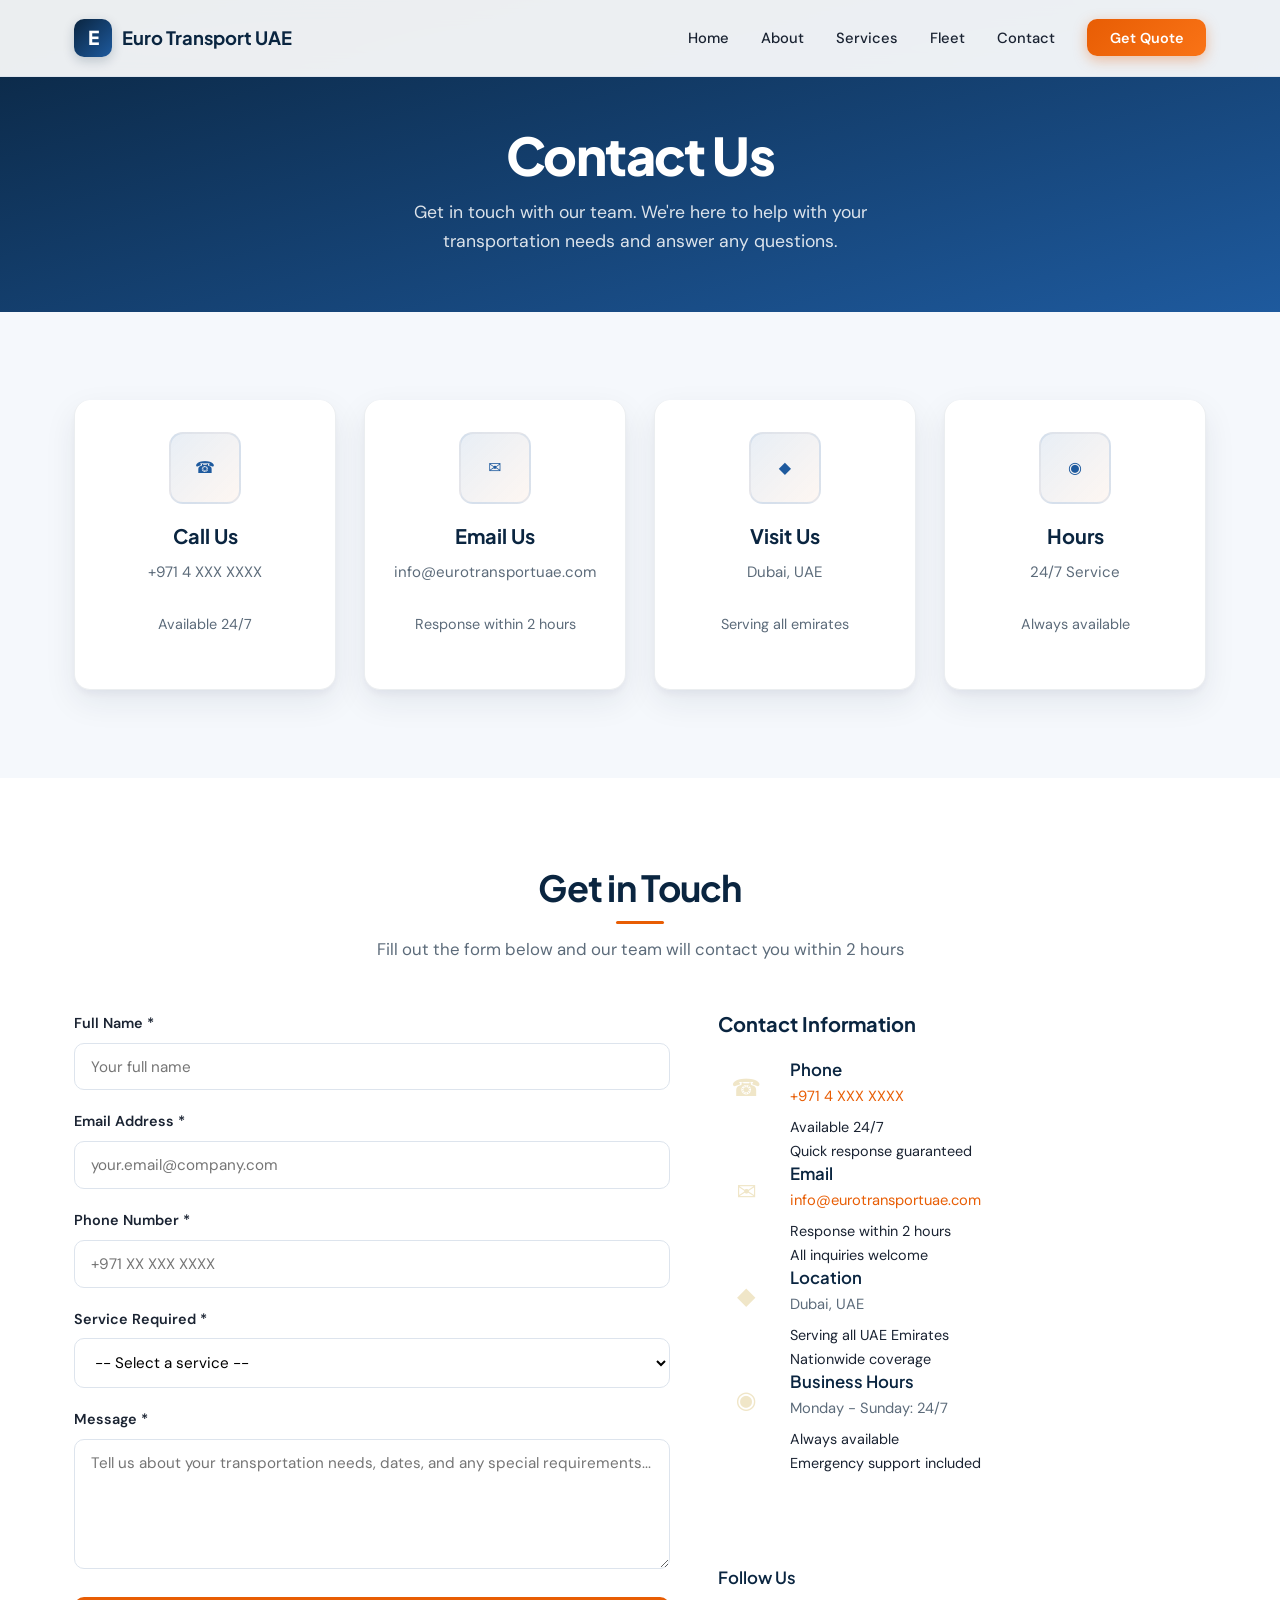
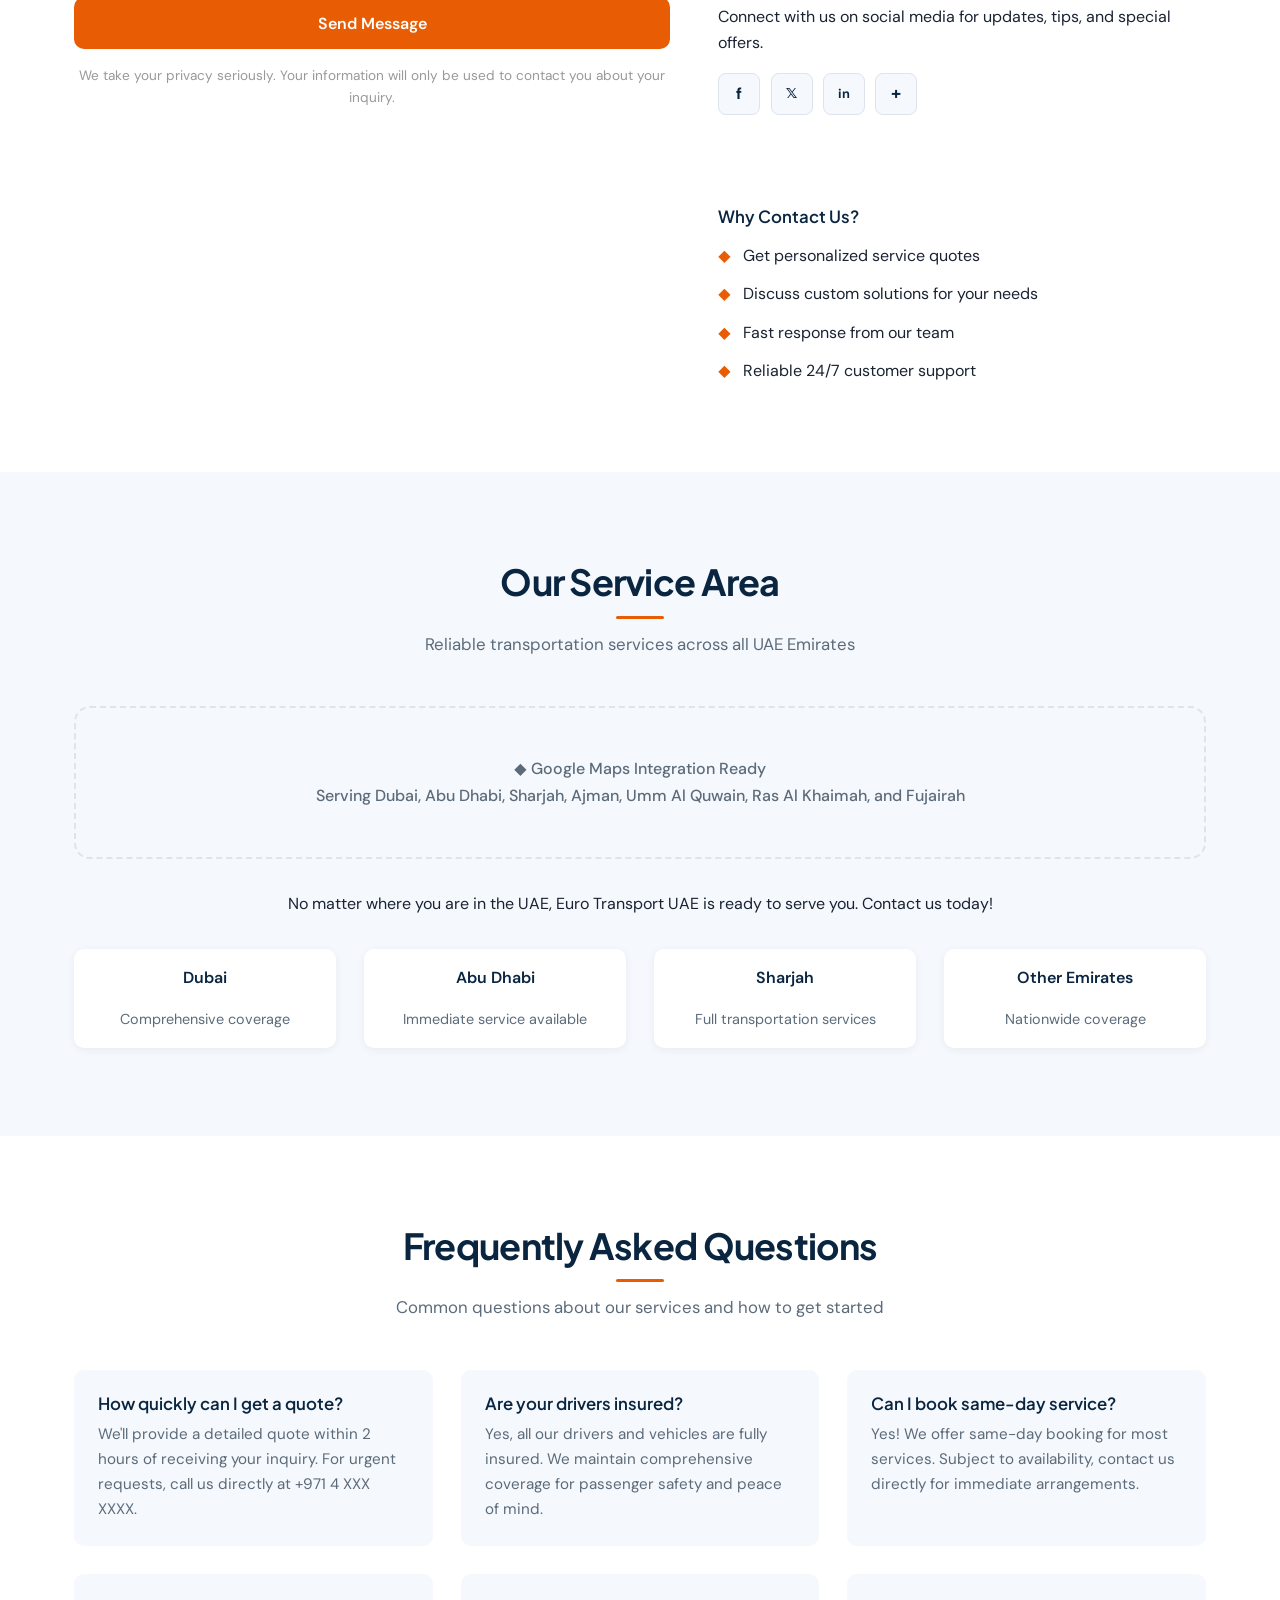
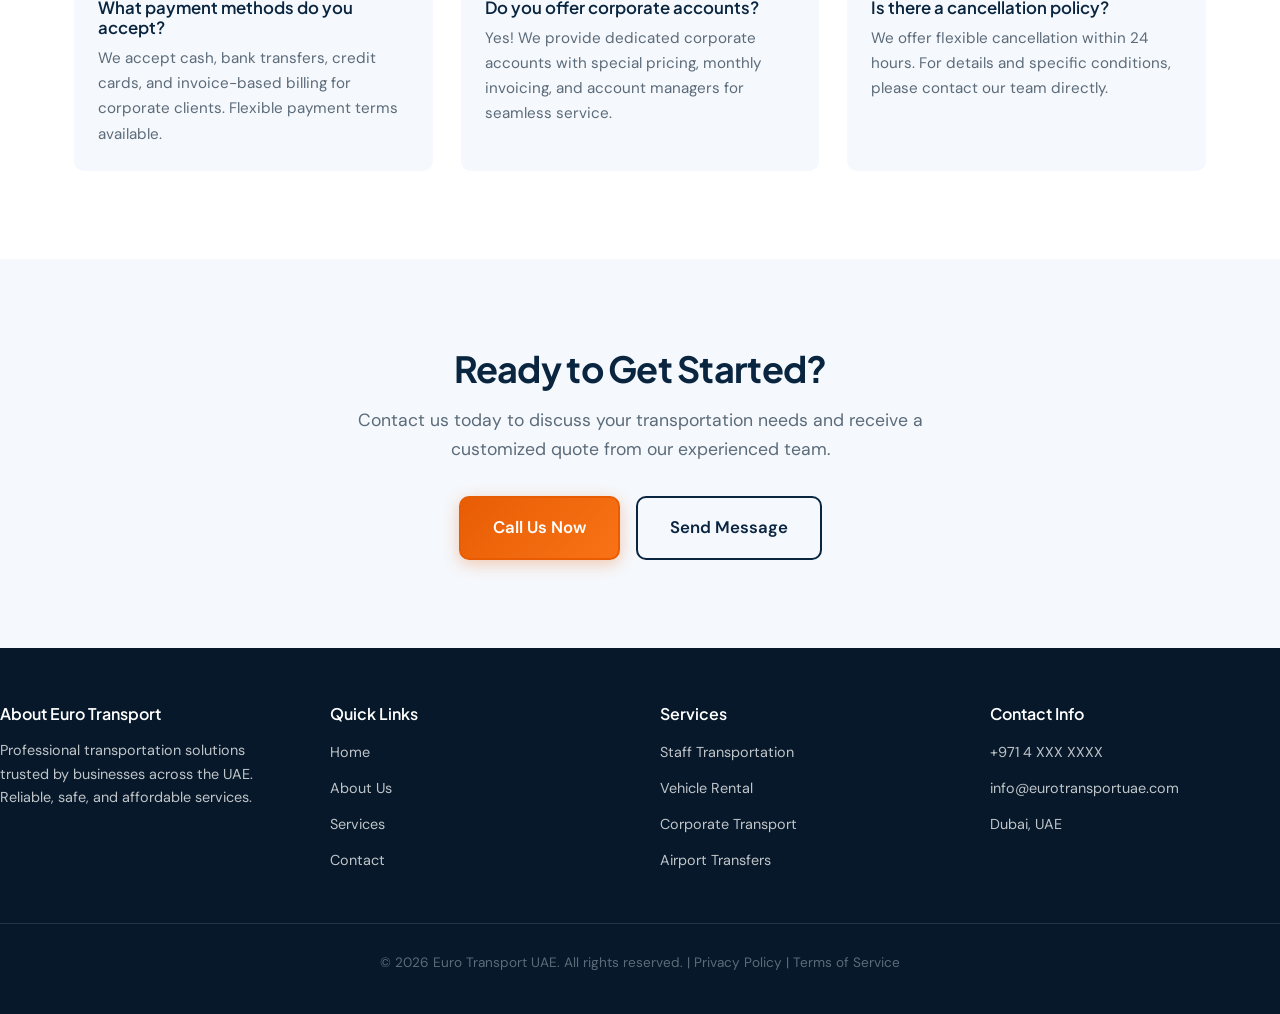
<file: contact.html>
<!DOCTYPE html>
<html lang="en">

<head>
  <meta charset="UTF-8">
  <meta name="viewport" content="width=device-width, initial-scale=1.0">
  <meta name="description"
    content="Contact Euro Transport UAE - Get in touch for transportation services, quotes, and customer support.">
  <meta name="keywords" content="contact, phone, email, support, transportation, UAE">
  <meta name="author" content="Euro Transport UAE">
  <title>Contact Us - Euro Transport UAE</title>
  <link rel="stylesheet" href="css/styles.css">
  <link rel="stylesheet" href="css/premium.css">
  <link rel="icon" type="image/x-icon" href="data:image/svg+xml,<svg xmlns='http://www.w3.org/2000/svg' viewBox='0 0 100 100'><text y='75' font-size='75' font-weight='bold' fill='%23ff9500'>E</text></svg>">
</head>

<body>
  <!-- ===== NAVBAR ===== -->
  <nav class="navbar" id="navbar">
    <div class="navbar-container">
      <a href="index.html" class="navbar-logo">
        <div class="nav-icon">E</div>
        Euro Transport UAE
      </a>
      <ul class="nav-menu">
        <li><a href="index.html" class="nav-link">Home</a></li>
        <li><a href="about.html" class="nav-link">About</a></li>
        <li><a href="services.html" class="nav-link">Services</a></li>
        <li><a href="index.html#fleet" class="nav-link">Fleet</a></li>
        <li><a href="contact.html" class="nav-link active">Contact</a></li>
        <li><a href="contact.html" class="nav-cta">Get Quote</a></li>
      </ul>
      <button class="hamburger" type="button" aria-label="Toggle navigation menu">
        <span></span>
        <span></span>
        <span></span>
      </button>
    </div>
  </nav>

  <!-- ===== HERO SECTION ===== -->
  <section class="page-hero">
    <div class="container">
      <h1>Contact Us</h1>
      <p>Get in touch with our team. We're here to help with your transportation needs and answer any questions.</p>
    </div>
  </section>

  <!-- ===== QUICK CONTACT CARDS ===== -->
  <section class="section section-light">
    <div class="container">
      <div class="grid grid-4">
        <div class="service-card">
          <div class="service-icon">☎</div>
          <h3>Call Us</h3>
          <p>+971 4 XXX XXXX</p>
          <p style="font-size: 0.9rem; margin-top: 0.5rem;">Available 24/7</p>
        </div>
        <div class="service-card">
          <div class="service-icon">✉</div>
          <h3>Email Us</h3>
          <p>info@eurotransportuae.com</p>
          <p style="font-size: 0.9rem; margin-top: 0.5rem;">Response within 2 hours</p>
        </div>
        <div class="service-card">
          <div class="service-icon">◆</div>
          <h3>Visit Us</h3>
          <p>Dubai, UAE</p>
          <p style="font-size: 0.9rem; margin-top: 0.5rem;">Serving all emirates</p>
        </div>
        <div class="service-card">
          <div class="service-icon">◉</div>
          <h3>Hours</h3>
          <p>24/7 Service</p>
          <p style="font-size: 0.9rem; margin-top: 0.5rem;">Always available</p>
        </div>
      </div>
    </div>
  </section>

  <!-- ===== MAIN CONTACT SECTION ===== -->
  <section class="section" id="contact">
    <div class="container">
      <div class="section-title">
        <h2>Get in Touch</h2>
        <p class="section-subtitle">Fill out the form below and our team will contact you within 2 hours</p>
      </div>
      <div class="contact-wrapper">
        <!-- Contact Form -->
        <form id="contact-form">
          <div class="form-group">
            <label for="name">Full Name *</label>
            <input type="text" id="name" name="name" placeholder="Your full name" required>
            <div class="form-error"></div>
          </div>

          <div class="form-group">
            <label for="email">Email Address *</label>
            <input type="email" id="email" name="email" placeholder="your.email@company.com" required>
            <div class="form-error"></div>
          </div>

          <div class="form-group">
            <label for="phone">Phone Number *</label>
            <input type="tel" id="phone" name="phone" placeholder="+971 XX XXX XXXX" required>
            <div class="form-error"></div>
          </div>

          <div class="form-group">
            <label for="service">Service Required *</label>
            <select id="service" name="service" required>
              <option value="">-- Select a service --</option>
              <option value="staff-transportation">Staff Transportation</option>
              <option value="vehicle-rental">Vehicle Rental</option>
              <option value="corporate-transport">Corporate Transport</option>
              <option value="airport-transfer">Airport Transfer</option>
              <option value="other">Other</option>
            </select>
            <div class="form-error"></div>
          </div>

          <div class="form-group">
            <label for="message">Message *</label>
            <textarea id="message" name="message" placeholder="Tell us about your transportation needs, dates, and any special requirements..." required></textarea>
            <div class="form-error"></div>
          </div>

          <button type="submit" class="form-submit">Send Message</button>
          <div class="form-success"></div>
          <p style="font-size: 0.85rem; color: #999; margin-top: 1rem; text-align: center;">
            We take your privacy seriously. Your information will only be used to contact you about your inquiry.
          </p>
        </form>

        <!-- Contact Information -->
        <div class="contact-info">
          <!-- Contact Details -->
          <div>
            <h3 style="margin-bottom: 1.5rem; color: var(--primary-color);">Contact Information</h3>
            
            <div class="contact-item">
              <div class="contact-icon">☎</div>
              <div class="contact-details">
                <h4>Phone</h4>
                <p><a href="tel:+971400000000" style="color: var(--accent-color);">+971 4 XXX XXXX</a></p>
                <p style="font-size: 0.9rem; margin-top: 0.5rem; color: var(--text-light);">Available 24/7<br>Quick response guaranteed</p>
              </div>
            </div>

            <div class="contact-item">
              <div class="contact-icon">✉</div>
              <div class="contact-details">
                <h4>Email</h4>
                <p><a href="mailto:info@eurotransportuae.com" style="color: var(--accent-color);">info@eurotransportuae.com</a></p>
                <p style="font-size: 0.9rem; margin-top: 0.5rem; color: var(--text-light);">Response within 2 hours<br>All inquiries welcome</p>
              </div>
            </div>

            <div class="contact-item">
              <div class="contact-icon">◆</div>
              <div class="contact-details">
                <h4>Location</h4>
                <p>Dubai, UAE</p>
                <p style="font-size: 0.9rem; margin-top: 0.5rem; color: var(--text-light);">Serving all UAE Emirates<br>Nationwide coverage</p>
              </div>
            </div>

            <div class="contact-item">
              <div class="contact-icon">◉</div>
              <div class="contact-details">
                <h4>Business Hours</h4>
                <p>Monday - Sunday: 24/7</p>
                <p style="font-size: 0.9rem; margin-top: 0.5rem; color: var(--text-light);">Always available<br>Emergency support included</p>
              </div>
            </div>
          </div>

          <!-- Social Media -->
          <div style="margin-top: 2rem; padding-top: 2rem; border-top: 1px solid var(--border-color);">
            <h4 style="margin-bottom: 1rem; color: var(--primary-color);">Follow Us</h4>
            <p style="color: var(--text-light); margin-bottom: 1rem;">Connect with us on social media for updates, tips, and special offers.</p>
            <div class="social-links">
              <a href="#" class="social-link" title="Facebook" style="font-size: 1rem;">f</a>
              <a href="#" class="social-link" title="Twitter" style="font-size: 0.9rem;">𝕏</a>
              <a href="#" class="social-link" title="LinkedIn" style="font-size: 0.8rem;">in</a>
              <a href="#" class="social-link" title="Instagram" style="font-size: 1.1rem;">+</a>
            </div>
          </div>

          <!-- Why Contact Us -->
          <div style="margin-top: 2rem; padding-top: 2rem; border-top: 1px solid var(--border-color);">
            <h4 style="margin-bottom: 1rem; color: var(--primary-color);">Why Contact Us?</h4>
            <ul style="list-style: none; padding: 0;">
              <li style="margin-bottom: 0.75rem; display: flex; align-items: flex-start; gap: 0.75rem;">
                <span style="color: var(--accent-color); font-weight: bold;">◆</span>
                <span>Get personalized service quotes</span>
              </li>
              <li style="margin-bottom: 0.75rem; display: flex; align-items: flex-start; gap: 0.75rem;">
                <span style="color: var(--accent-color); font-weight: bold;">◆</span>
                <span>Discuss custom solutions for your needs</span>
              </li>
              <li style="margin-bottom: 0.75rem; display: flex; align-items: flex-start; gap: 0.75rem;">
                <span style="color: var(--accent-color); font-weight: bold;">◆</span>
                <span>Fast response from our team</span>
              </li>
              <li style="display: flex; align-items: flex-start; gap: 0.75rem;">
                <span style="color: var(--accent-color); font-weight: bold;">◆</span>
                <span>Reliable 24/7 customer support</span>
              </li>
            </ul>
          </div>
        </div>
      </div>
    </div>
  </section>

  <!-- ===== SERVICE AREA MAP ===== -->
  <section class="section section-light">
    <div class="container">
      <div class="section-title">
        <h2>Our Service Area</h2>
        <p class="section-subtitle">Reliable transportation services across all UAE Emirates</p>
      </div>
      <div class="map-placeholder">
        ◆ Google Maps Integration Ready<br>
        Serving Dubai, Abu Dhabi, Sharjah, Ajman, Umm Al Quwain, Ras Al Khaimah, and Fujairah
      </div>
      <div style="text-align: center; margin-top: 2rem;">
        <p style="color: var(--text-light); margin-bottom: 1rem;">
          No matter where you are in the UAE, Euro Transport UAE is ready to serve you. Contact us today!
        </p>
        <div class="grid grid-4" style="margin-top: 2rem;">
          <div style="padding: 1rem; background: white; border-radius: var(--border-radius); box-shadow: var(--shadow-sm);">
            <p style="font-weight: 600; color: var(--primary-color);">Dubai</p>
            <p style="font-size: 0.9rem; margin: 0;">Comprehensive coverage</p>
          </div>
          <div style="padding: 1rem; background: white; border-radius: var(--border-radius); box-shadow: var(--shadow-sm);">
            <p style="font-weight: 600; color: var(--primary-color);">Abu Dhabi</p>
            <p style="font-size: 0.9rem; margin: 0;">Immediate service available</p>
          </div>
          <div style="padding: 1rem; background: white; border-radius: var(--border-radius); box-shadow: var(--shadow-sm);">
            <p style="font-weight: 600; color: var(--primary-color);">Sharjah</p>
            <p style="font-size: 0.9rem; margin: 0;">Full transportation services</p>
          </div>
          <div style="padding: 1rem; background: white; border-radius: var(--border-radius); box-shadow: var(--shadow-sm);">
            <p style="font-weight: 600; color: var(--primary-color);">Other Emirates</p>
            <p style="font-size: 0.9rem; margin: 0;">Nationwide coverage</p>
          </div>
        </div>
      </div>
    </div>
  </section>

  <!-- ===== FAQ SECTION ===== -->
  <section class="section">
    <div class="container">
      <div class="section-title">
        <h2>Frequently Asked Questions</h2>
        <p class="section-subtitle">Common questions about our services and how to get started</p>
      </div>
      <div class="grid grid-2">
        <div style="padding: 1.5rem; background: var(--bg-light); border-radius: var(--border-radius);">
          <h4 style="color: var(--primary-color); margin-bottom: 0.5rem;">How quickly can I get a quote?</h4>
          <p style="margin: 0; font-size: 0.95rem;">We'll provide a detailed quote within 2 hours of receiving your inquiry. For urgent requests, call us directly at +971 4 XXX XXXX.</p>
        </div>
        <div style="padding: 1.5rem; background: var(--bg-light); border-radius: var(--border-radius);">
          <h4 style="color: var(--primary-color); margin-bottom: 0.5rem;">Are your drivers insured?</h4>
          <p style="margin: 0; font-size: 0.95rem;">Yes, all our drivers and vehicles are fully insured. We maintain comprehensive coverage for passenger safety and peace of mind.</p>
        </div>
        <div style="padding: 1.5rem; background: var(--bg-light); border-radius: var(--border-radius);">
          <h4 style="color: var(--primary-color); margin-bottom: 0.5rem;">Can I book same-day service?</h4>
          <p style="margin: 0; font-size: 0.95rem;">Yes! We offer same-day booking for most services. Subject to availability, contact us directly for immediate arrangements.</p>
        </div>
        <div style="padding: 1.5rem; background: var(--bg-light); border-radius: var(--border-radius);">
          <h4 style="color: var(--primary-color); margin-bottom: 0.5rem;">What payment methods do you accept?</h4>
          <p style="margin: 0; font-size: 0.95rem;">We accept cash, bank transfers, credit cards, and invoice-based billing for corporate clients. Flexible payment terms available.</p>
        </div>
        <div style="padding: 1.5rem; background: var(--bg-light); border-radius: var(--border-radius);">
          <h4 style="color: var(--primary-color); margin-bottom: 0.5rem;">Do you offer corporate accounts?</h4>
          <p style="margin: 0; font-size: 0.95rem;">Yes! We provide dedicated corporate accounts with special pricing, monthly invoicing, and account managers for seamless service.</p>
        </div>
        <div style="padding: 1.5rem; background: var(--bg-light); border-radius: var(--border-radius);">
          <h4 style="color: var(--primary-color); margin-bottom: 0.5rem;">Is there a cancellation policy?</h4>
          <p style="margin: 0; font-size: 0.95rem;">We offer flexible cancellation within 24 hours. For details and specific conditions, please contact our team directly.</p>
        </div>
      </div>
    </div>
  </section>

  <!-- ===== CTA SECTION ===== -->
  <section class="section section-light">
    <div class="container">
      <div style="text-align: center;">
        <h2 style="margin-bottom: 1rem;">Ready to Get Started?</h2>
        <p style="font-size: 1.1rem; margin-bottom: 2rem; max-width: 600px; margin-left: auto; margin-right: auto;">
          Contact us today to discuss your transportation needs and receive a customized quote from our experienced team.
        </p>
        <div style="display: flex; gap: 1rem; justify-content: center; flex-wrap: wrap;">
          <a href="tel:+971400000000" class="btn btn-primary" style="padding: 1rem 2rem; font-size: 1.05rem;">
            Call Us Now
          </a>
          <a href="#contact" class="btn btn-secondary" style="padding: 1rem 2rem; font-size: 1.05rem;">
            Send Message
          </a>
        </div>
      </div>
    </div>
  </section>

  <!-- ===== FOOTER ===== -->
  <footer class="footer">
    <div class="footer-content">
      <div class="footer-section">
        <h4>About Euro Transport</h4>
        <p>Professional transportation solutions trusted by businesses across the UAE. Reliable, safe, and affordable services.</p>
      </div>
      <div class="footer-section">
        <h4>Quick Links</h4>
        <ul class="footer-links">
          <li><a href="index.html" class="footer-link">Home</a></li>
          <li><a href="about.html" class="footer-link">About Us</a></li>
          <li><a href="services.html" class="footer-link">Services</a></li>
          <li><a href="contact.html" class="footer-link">Contact</a></li>
        </ul>
      </div>
      <div class="footer-section">
        <h4>Services</h4>
        <ul class="footer-links">
          <li><a href="services.html#staff-transport" class="footer-link">Staff Transportation</a></li>
          <li><a href="services.html#vehicle-rental" class="footer-link">Vehicle Rental</a></li>
          <li><a href="services.html#corporate-transport" class="footer-link">Corporate Transport</a></li>
          <li><a href="services.html#airport-transfers" class="footer-link">Airport Transfers</a></li>
        </ul>
      </div>
      <div class="footer-section">
        <h4>Contact Info</h4>
        <ul class="footer-links">
          <li><a href="tel:+971400000000" class="footer-link">+971 4 XXX XXXX</a></li>
          <li><a href="mailto:info@eurotransportuae.com" class="footer-link">info@eurotransportuae.com</a></li>
          <li><span class="footer-link">Dubai, UAE</span></li>
        </ul>
      </div>
    </div>
    <div class="footer-bottom">
      <p>&copy; 2026 Euro Transport UAE. All rights reserved. | <a href="#" style="color: inherit;">Privacy Policy</a> | <a href="#" style="color: inherit;">Terms of Service</a></p>
    </div>
  </footer>

  <!-- ===== SCROLL TO TOP BUTTON ===== -->
  <button class="scroll-to-top" title="Scroll to top">↑</button>

  <!-- ===== SCRIPTS ===== -->
  <script src="js/script.js"></script>
</body>

</html>
</file>
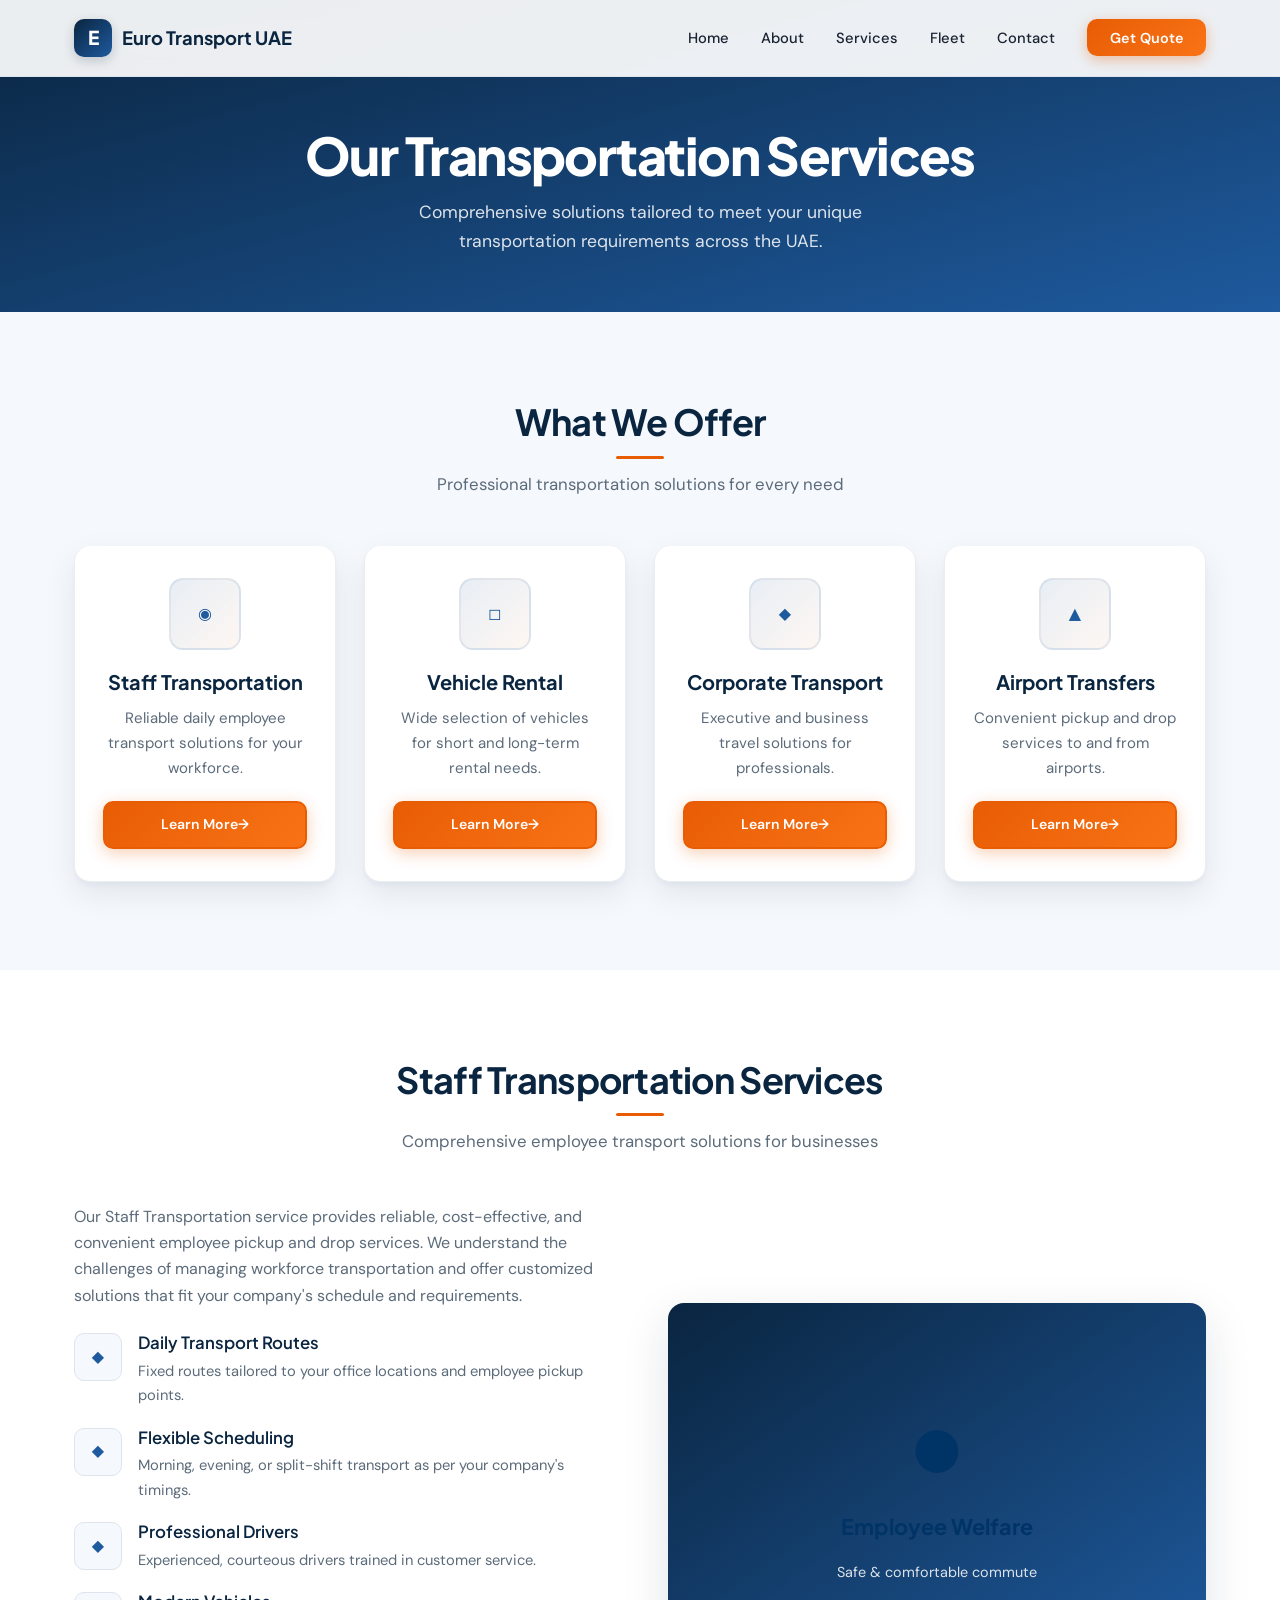
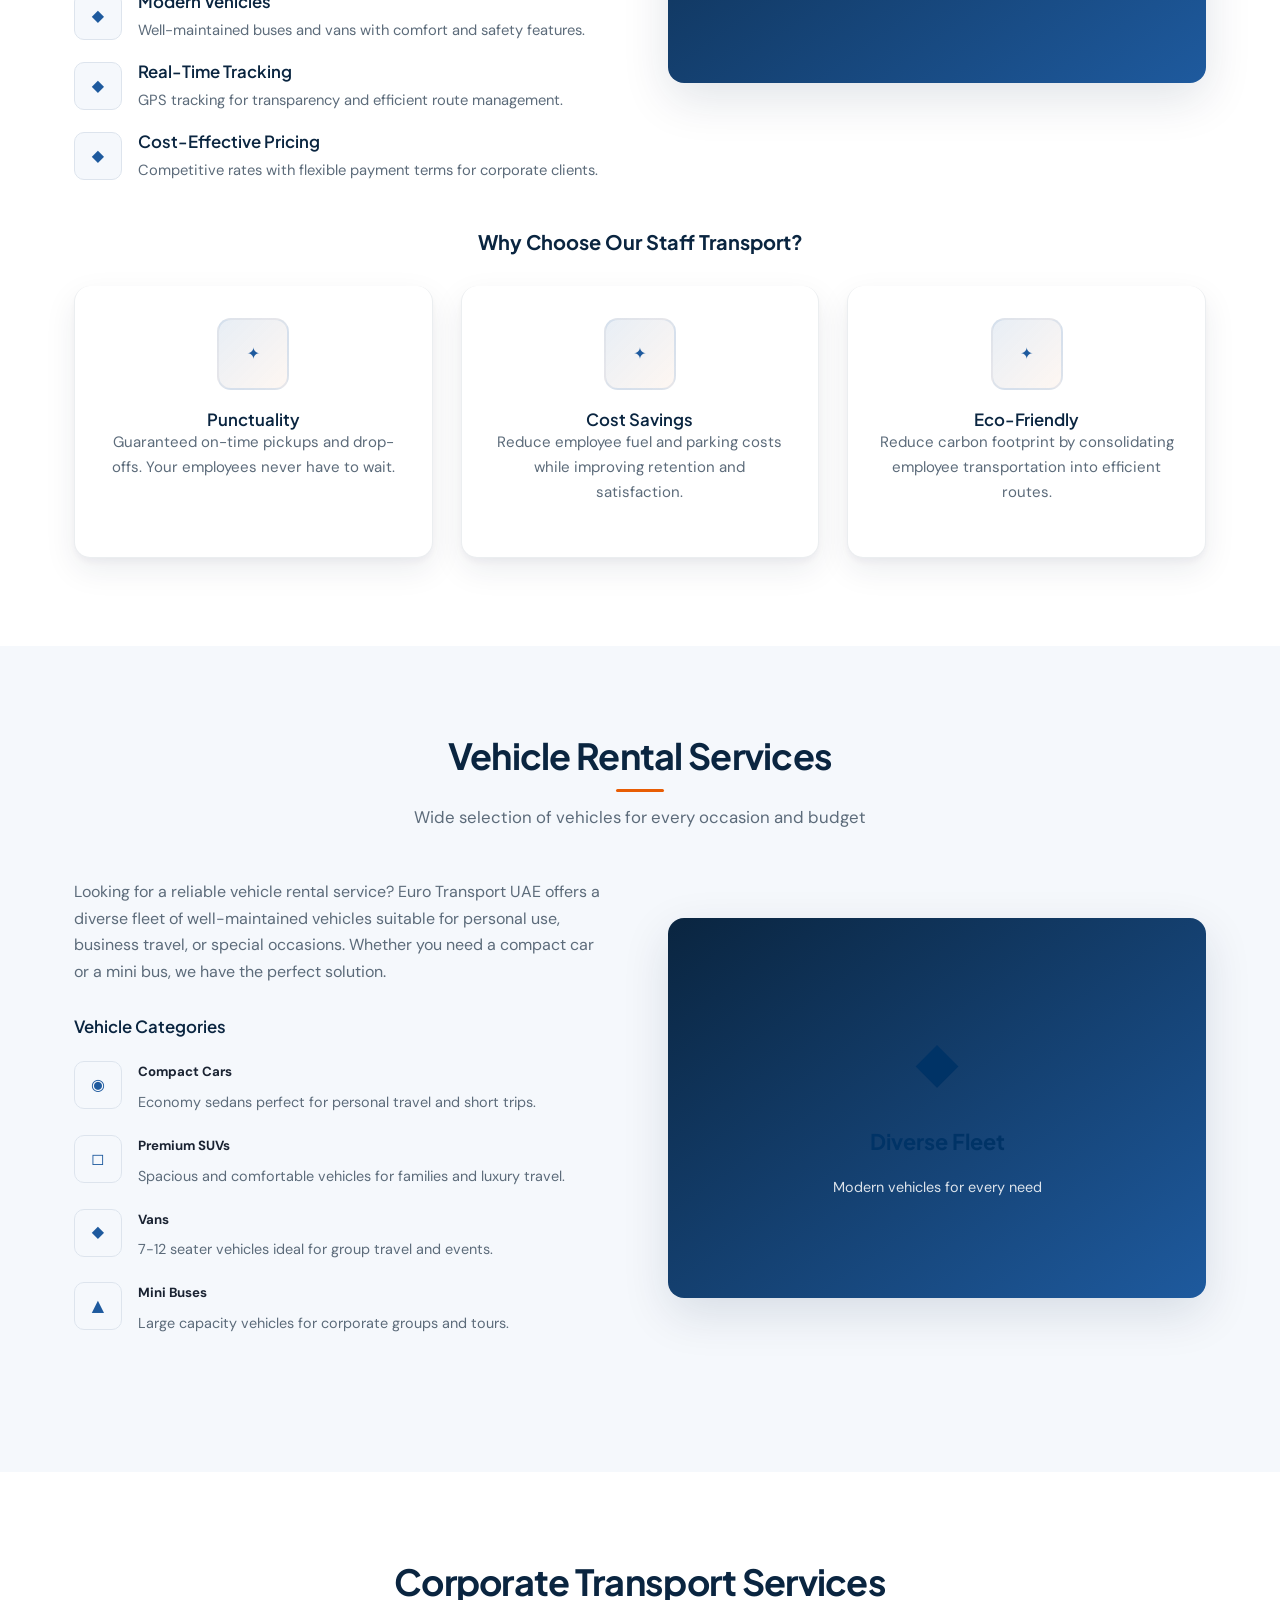
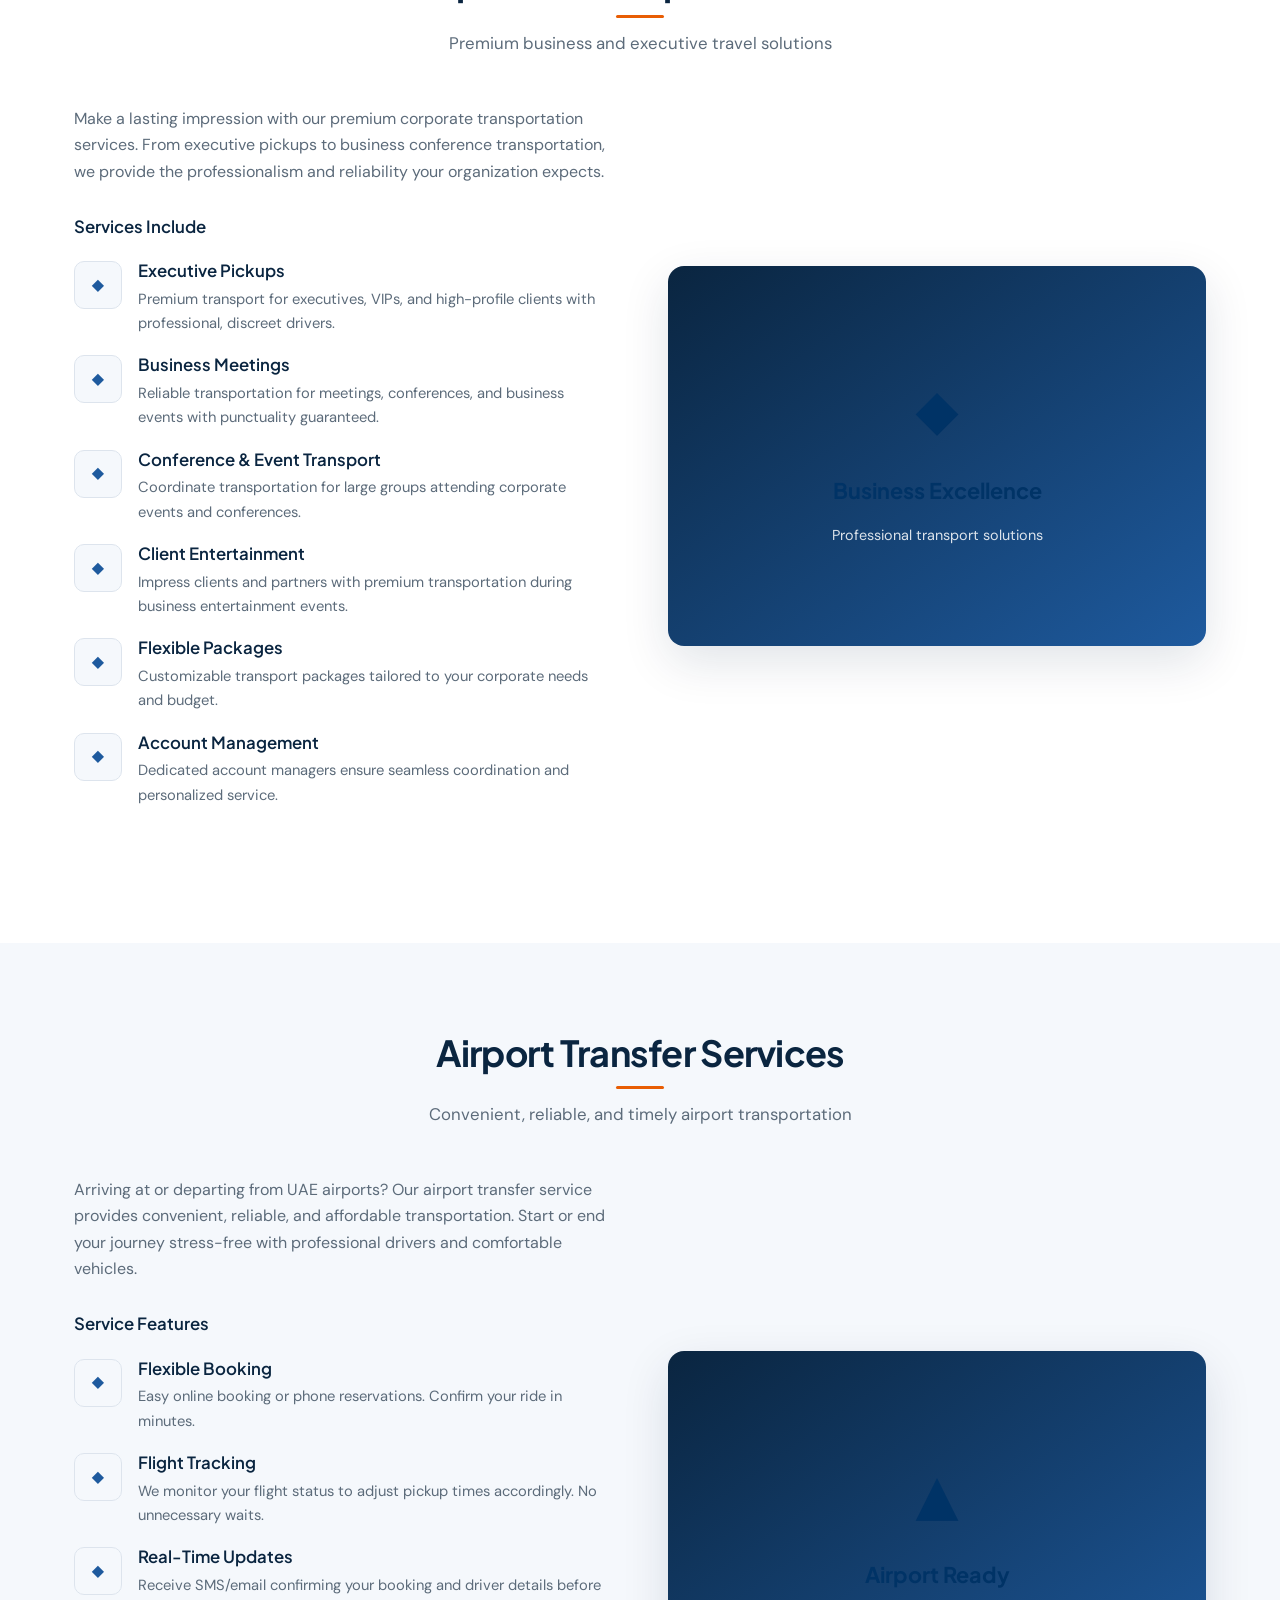
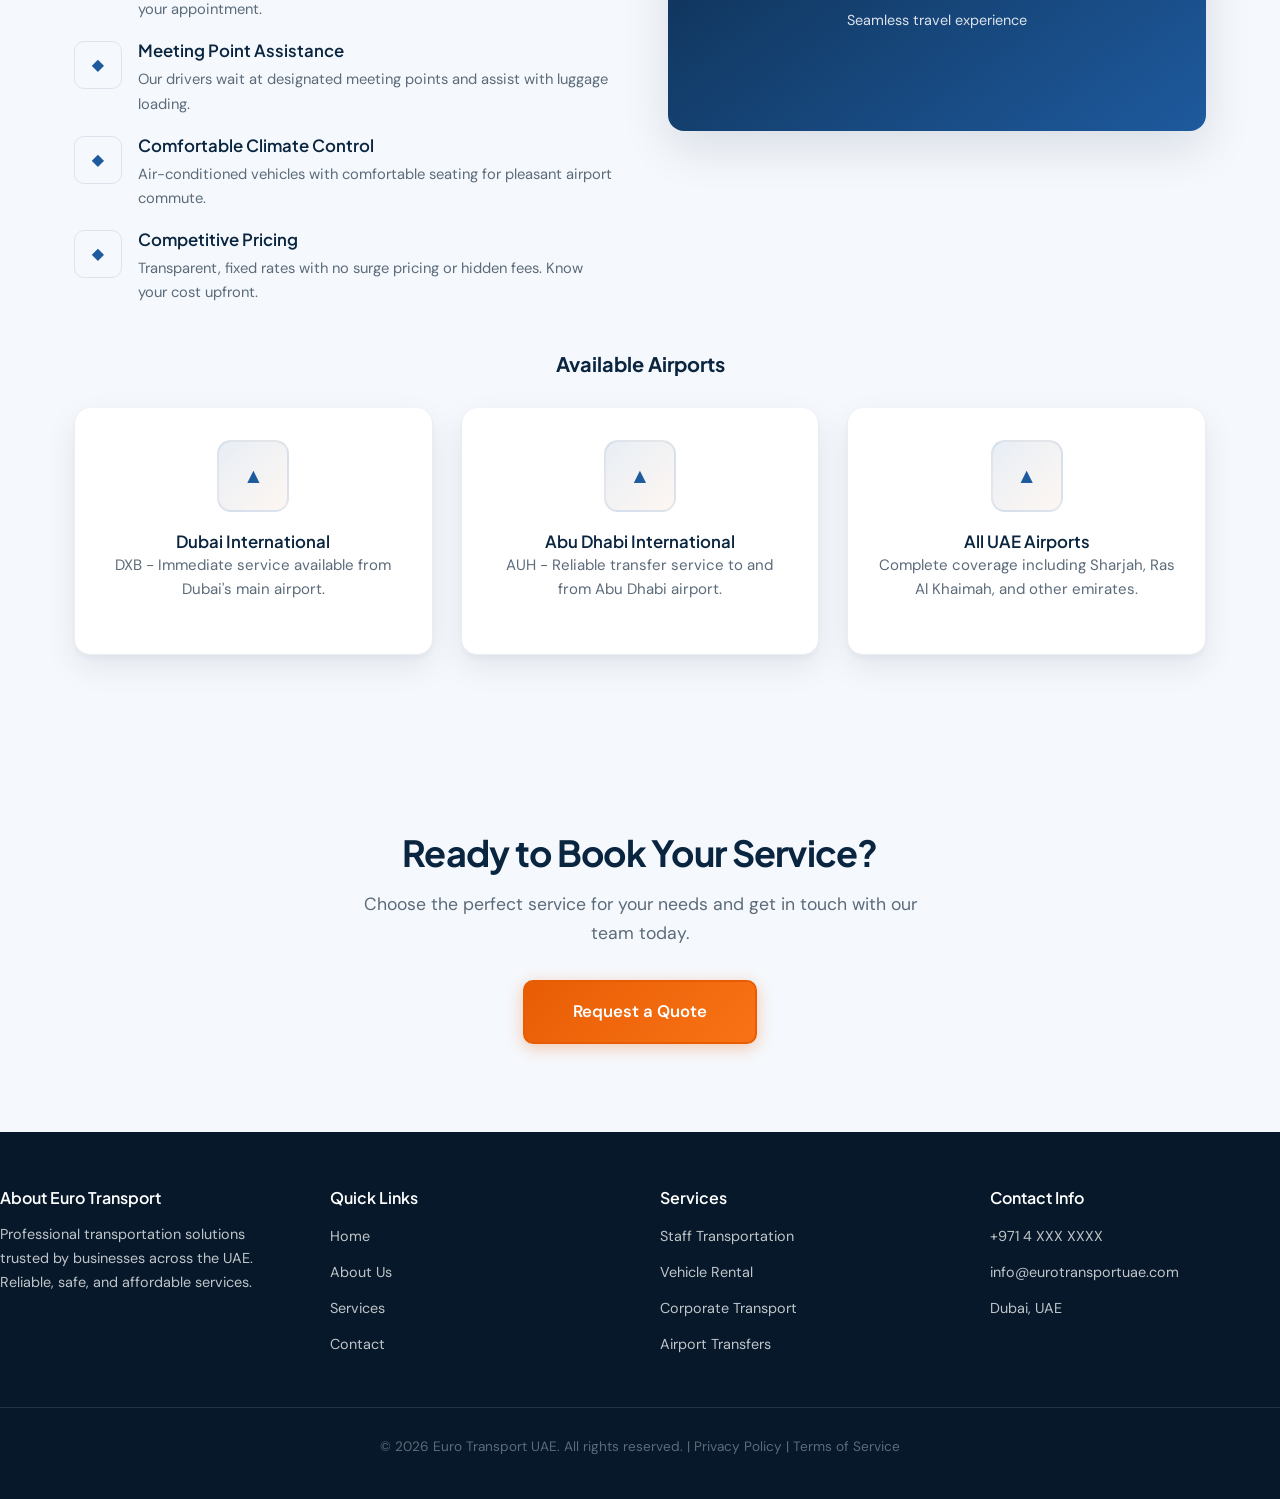
<file: services.html>
<!DOCTYPE html>
<html lang="en">

<head>
  <meta charset="UTF-8">
  <meta name="viewport" content="width=device-width, initial-scale=1.0">
  <meta name="description"
    content="Euro Transport UAE Services - Staff Transportation, Vehicle Rental, Corporate Transport, and Airport Transfers.">
  <meta name="keywords" content="services, staff transport, vehicle rental, corporate transport, airport transfer, UAE">
  <meta name="author" content="Euro Transport UAE">
  <title>Services - Euro Transport UAE</title>
  <link rel="stylesheet" href="css/styles.css">
  <link rel="stylesheet" href="css/premium.css">
  <link rel="icon" type="image/x-icon" href="data:image/svg+xml,<svg xmlns='http://www.w3.org/2000/svg' viewBox='0 0 100 100'><text y='75' font-size='75' font-weight='bold' fill='%23ff9500'>E</text></svg>">
</head>

<body>
  <!-- ===== NAVBAR ===== -->
  <nav class="navbar" id="navbar">
    <div class="navbar-container">
      <a href="index.html" class="navbar-logo">
        <div class="nav-icon">E</div>
        Euro Transport UAE
      </a>
      <ul class="nav-menu">
        <li><a href="index.html" class="nav-link">Home</a></li>
        <li><a href="about.html" class="nav-link">About</a></li>
        <li><a href="services.html" class="nav-link active">Services</a></li>
        <li><a href="index.html#fleet" class="nav-link">Fleet</a></li>
        <li><a href="contact.html" class="nav-link">Contact</a></li>
        <li><a href="contact.html" class="nav-cta">Get Quote</a></li>
      </ul>
      <button class="hamburger" type="button" aria-label="Toggle navigation menu">
        <span></span>
        <span></span>
        <span></span>
      </button>
    </div>
  </nav>

  <!-- ===== HERO SECTION ===== -->
  <section class="page-hero">
    <div class="container">
      <h1>Our Transportation Services</h1>
      <p>Comprehensive solutions tailored to meet your unique transportation requirements across the UAE.</p>
    </div>
  </section>

  <!-- ===== SERVICES OVERVIEW ===== -->
  <section class="section section-light">
    <div class="container">
      <div class="section-title">
        <h2>What We Offer</h2>
        <p class="section-subtitle">Professional transportation solutions for every need</p>
      </div>
      <div class="grid grid-4">
        <div class="service-card">
          <div class="service-icon">◉</div>
          <h3>Staff Transportation</h3>
          <p>Reliable daily employee transport solutions for your workforce.</p>
          <a href="#staff-transport" class="btn btn-primary">Learn More</a>
        </div>
        <div class="service-card">
          <div class="service-icon">◻</div>
          <h3>Vehicle Rental</h3>
          <p>Wide selection of vehicles for short and long-term rental needs.</p>
          <a href="#vehicle-rental" class="btn btn-primary">Learn More</a>
        </div>
        <div class="service-card">
          <div class="service-icon">◆</div>
          <h3>Corporate Transport</h3>
          <p>Executive and business travel solutions for professionals.</p>
          <a href="#corporate-transport" class="btn btn-primary">Learn More</a>
        </div>
        <div class="service-card">
          <div class="service-icon">▲</div>
          <h3>Airport Transfers</h3>
          <p>Convenient pickup and drop services to and from airports.</p>
          <a href="#airport-transfers" class="btn btn-primary">Learn More</a>
        </div>
      </div>
    </div>
  </section>

  <!-- ===== STAFF TRANSPORTATION ===== -->
  <section class="section" id="staff-transport">
    <div class="container">
      <div class="section-title">
        <h2>Staff Transportation Services</h2>
        <p class="section-subtitle">Comprehensive employee transport solutions for businesses</p>
      </div>
      <div class="about-content" style="margin-bottom: 3rem;">
        <div class="about-text">
          <p>
            Our Staff Transportation service provides reliable, cost-effective, and convenient employee pickup and drop services. We understand the challenges of managing workforce transportation and offer customized solutions that fit your company's schedule and requirements.
          </p>
          <div class="about-features">
            <div class="feature-item">
              <div class="feature-icon">◆</div>
              <div class="feature-content">
                <h4>Daily Transport Routes</h4>
                <p>Fixed routes tailored to your office locations and employee pickup points.</p>
              </div>
            </div>
            <div class="feature-item">
              <div class="feature-icon">◆</div>
              <div class="feature-content">
                <h4>Flexible Scheduling</h4>
                <p>Morning, evening, or split-shift transport as per your company's timings.</p>
              </div>
            </div>
            <div class="feature-item">
              <div class="feature-icon">◆</div>
              <div class="feature-content">
                <h4>Professional Drivers</h4>
                <p>Experienced, courteous drivers trained in customer service.</p>
              </div>
            </div>
            <div class="feature-item">
              <div class="feature-icon">◆</div>
              <div class="feature-content">
                <h4>Modern Vehicles</h4>
                <p>Well-maintained buses and vans with comfort and safety features.</p>
              </div>
            </div>
            <div class="feature-item">
              <div class="feature-icon">◆</div>
              <div class="feature-content">
                <h4>Real-Time Tracking</h4>
                <p>GPS tracking for transparency and efficient route management.</p>
              </div>
            </div>
            <div class="feature-item">
              <div class="feature-icon">◆</div>
              <div class="feature-content">
                <h4>Cost-Effective Pricing</h4>
                <p>Competitive rates with flexible payment terms for corporate clients.</p>
              </div>
            </div>
          </div>
        </div>
        <div class="about-image">
          <div style="text-align: center; color: #003366;">
            <div style="font-size: 3.5rem; margin-bottom: 1rem;">●</div>
            <strong>Employee Welfare</strong>
            <p style="margin-top: 1rem; font-size: 0.9rem;">Safe & comfortable commute</p>
          </div>
        </div>
      </div>
      <h3 style="text-align: center; margin-bottom: 2rem;">Why Choose Our Staff Transport?</h3>
      <div class="grid grid-3">
        <div class="service-card">
          <div class="service-icon">✦</div>
          <h4>Punctuality</h4>
          <p>Guaranteed on-time pickups and drop-offs. Your employees never have to wait.</p>
        </div>
        <div class="service-card">
          <div class="service-icon">✦</div>
          <h4>Cost Savings</h4>
          <p>Reduce employee fuel and parking costs while improving retention and satisfaction.</p>
        </div>
        <div class="service-card">
          <div class="service-icon">✦</div>
          <h4>Eco-Friendly</h4>
          <p>Reduce carbon footprint by consolidating employee transportation into efficient routes.</p>
        </div>
      </div>
    </div>
  </section>

  <!-- ===== VEHICLE RENTAL ===== -->
  <section class="section section-light" id="vehicle-rental">
    <div class="container">
      <div class="section-title">
        <h2>Vehicle Rental Services</h2>
        <p class="section-subtitle">Wide selection of vehicles for every occasion and budget</p>
      </div>
      <div class="about-content" style="margin-bottom: 3rem;">
        <div class="about-text">
          <p>
            Looking for a reliable vehicle rental service? Euro Transport UAE offers a diverse fleet of well-maintained vehicles suitable for personal use, business travel, or special occasions. Whether you need a compact car or a mini bus, we have the perfect solution.
          </p>
          <h4 style="margin-top: 2rem; margin-bottom: 1rem;">Vehicle Categories</h4>
          <div class="about-features">
            <div class="feature-item">
              <div class="feature-icon">◉</div>
              <div style="flex: 1;">
                <h5 style="margin: 0;">Compact Cars</h5>
                <p style="margin: 0.5rem 0 0 0; font-size: 0.9rem;">Economy sedans perfect for personal travel and short trips.</p>
              </div>
            </div>
            <div class="feature-item">
              <div class="feature-icon">◻</div>
              <div style="flex: 1;">
                <h5 style="margin: 0;">Premium SUVs</h5>
                <p style="margin: 0.5rem 0 0 0; font-size: 0.9rem;">Spacious and comfortable vehicles for families and luxury travel.</p>
              </div>
            </div>
            <div class="feature-item">
              <div class="feature-icon">◆</div>
              <div style="flex: 1;">
                <h5 style="margin: 0;">Vans</h5>
                <p style="margin: 0.5rem 0 0 0; font-size: 0.9rem;">7-12 seater vehicles ideal for group travel and events.</p>
              </div>
            </div>
            <div class="feature-item">
              <div class="feature-icon">▲</div>
              <div style="flex: 1;">
                <h5 style="margin: 0;">Mini Buses</h5>
                <p style="margin: 0.5rem 0 0 0; font-size: 0.9rem;">Large capacity vehicles for corporate groups and tours.</p>
              </div>
            </div>
          </div>
        </div>
        <div class="about-image">
          <div style="text-align: center; color: #003366;">
            <div style="font-size: 3.5rem; margin-bottom: 1rem;">◆</div>
            <strong>Diverse Fleet</strong>
            <p style="margin-top: 1rem; font-size: 0.9rem;">Modern vehicles for every need</p>
          </div>
        </div>
      </div>
    </div>
  </section>

  <!-- ===== CORPORATE TRANSPORT ===== -->
  <section class="section" id="corporate-transport">
    <div class="container">
      <div class="section-title">
        <h2>Corporate Transport Services</h2>
        <p class="section-subtitle">Premium business and executive travel solutions</p>
      </div>
      <div class="about-content" style="margin-bottom: 3rem;">
        <div class="about-text">
          <p>
            Make a lasting impression with our premium corporate transportation services. From executive pickups to business conference transportation, we provide the professionalism and reliability your organization expects.
          </p>
          <h4 style="margin-top: 2rem; margin-bottom: 1rem;">Services Include</h4>
          <div class="about-features">
            <div class="feature-item">
              <div class="feature-icon">◆</div>
              <div class="feature-content">
                <h4>Executive Pickups</h4>
                <p>Premium transport for executives, VIPs, and high-profile clients with professional, discreet drivers.</p>
              </div>
            </div>
            <div class="feature-item">
              <div class="feature-icon">◆</div>
              <div class="feature-content">
                <h4>Business Meetings</h4>
                <p>Reliable transportation for meetings, conferences, and business events with punctuality guaranteed.</p>
              </div>
            </div>
            <div class="feature-item">
              <div class="feature-icon">◆</div>
              <div class="feature-content">
                <h4>Conference & Event Transport</h4>
                <p>Coordinate transportation for large groups attending corporate events and conferences.</p>
              </div>
            </div>
            <div class="feature-item">
              <div class="feature-icon">◆</div>
              <div class="feature-content">
                <h4>Client Entertainment</h4>
                <p>Impress clients and partners with premium transportation during business entertainment events.</p>
              </div>
            </div>
            <div class="feature-item">
              <div class="feature-icon">◆</div>
              <div class="feature-content">
                <h4>Flexible Packages</h4>
                <p>Customizable transport packages tailored to your corporate needs and budget.</p>
              </div>
            </div>
            <div class="feature-item">
              <div class="feature-icon">◆</div>
              <div class="feature-content">
                <h4>Account Management</h4>
                <p>Dedicated account managers ensure seamless coordination and personalized service.</p>
              </div>
            </div>
          </div>
        </div>
        <div class="about-image">
          <div style="text-align: center; color: #003366;">
            <div style="font-size: 3.5rem; margin-bottom: 1rem;">◆</div>
            <strong>Business Excellence</strong>
            <p style="margin-top: 1rem; font-size: 0.9rem;">Professional transport solutions</p>
          </div>
        </div>
      </div>
    </div>
  </section>

  <!-- ===== AIRPORT TRANSFERS ===== -->
  <section class="section section-light" id="airport-transfers">
    <div class="container">
      <div class="section-title">
        <h2>Airport Transfer Services</h2>
        <p class="section-subtitle">Convenient, reliable, and timely airport transportation</p>
      </div>
      <div class="about-content" style="margin-bottom: 3rem;">
        <div class="about-text">
          <p>
            Arriving at or departing from UAE airports? Our airport transfer service provides convenient, reliable, and affordable transportation. Start or end your journey stress-free with professional drivers and comfortable vehicles.
          </p>
          <h4 style="margin-top: 2rem; margin-bottom: 1rem;">Service Features</h4>
          <div class="about-features">
            <div class="feature-item">
              <div class="feature-icon">◆</div>
              <div class="feature-content">
                <h4>Flexible Booking</h4>
                <p>Easy online booking or phone reservations. Confirm your ride in minutes.</p>
              </div>
            </div>
            <div class="feature-item">
              <div class="feature-icon">◆</div>
              <div class="feature-content">
                <h4>Flight Tracking</h4>
                <p>We monitor your flight status to adjust pickup times accordingly. No unnecessary waits.</p>
              </div>
            </div>
            <div class="feature-item">
              <div class="feature-icon">◆</div>
              <div class="feature-content">
                <h4>Real-Time Updates</h4>
                <p>Receive SMS/email confirming your booking and driver details before your appointment.</p>
              </div>
            </div>
            <div class="feature-item">
              <div class="feature-icon">◆</div>
              <div class="feature-content">
                <h4>Meeting Point Assistance</h4>
                <p>Our drivers wait at designated meeting points and assist with luggage loading.</p>
              </div>
            </div>
            <div class="feature-item">
              <div class="feature-icon">◆</div>
              <div class="feature-content">
                <h4>Comfortable Climate Control</h4>
                <p>Air-conditioned vehicles with comfortable seating for pleasant airport commute.</p>
              </div>
            </div>
            <div class="feature-item">
              <div class="feature-icon">◆</div>
              <div class="feature-content">
                <h4>Competitive Pricing</h4>
                <p>Transparent, fixed rates with no surge pricing or hidden fees. Know your cost upfront.</p>
              </div>
            </div>
          </div>
        </div>
        <div class="about-image">
          <div style="text-align: center; color: #003366;">
            <div style="font-size: 3.5rem; margin-bottom: 1rem;">▲</div>
            <strong>Airport Ready</strong>
            <p style="margin-top: 1rem; font-size: 0.9rem;">Seamless travel experience</p>
          </div>
        </div>
      </div>
      <h3 style="text-align: center; margin-bottom: 2rem;">Available Airports</h3>
      <div class="grid grid-3">
        <div class="service-card">
          <div class="service-icon">▲</div>
          <h4>Dubai International</h4>
          <p>DXB - Immediate service available from Dubai's main airport.</p>
        </div>
        <div class="service-card">
          <div class="service-icon">▲</div>
          <h4>Abu Dhabi International</h4>
          <p>AUH - Reliable transfer service to and from Abu Dhabi airport.</p>
        </div>
        <div class="service-card">
          <div class="service-icon">▲</div>
          <h4>All UAE Airports</h4>
          <p>Complete coverage including Sharjah, Ras Al Khaimah, and other emirates.</p>
        </div>
      </div>
    </div>
  </section>

  <!-- ===== CTA SECTION ===== -->
  <section class="section section-light">
    <div class="container">
      <div style="text-align: center;">
        <h2 style="margin-bottom: 1rem;">Ready to Book Your Service?</h2>
        <p style="font-size: 1.1rem; margin-bottom: 2rem; max-width: 600px; margin-left: auto; margin-right: auto;">
          Choose the perfect service for your needs and get in touch with our team today.
        </p>
        <a href="contact.html" class="btn btn-primary" style="padding: 1rem 3rem; font-size: 1.05rem;">
          Request a Quote
        </a>
      </div>
    </div>
  </section>

  <!-- ===== FOOTER ===== -->
  <footer class="footer">
    <div class="footer-content">
      <div class="footer-section">
        <h4>About Euro Transport</h4>
        <p>Professional transportation solutions trusted by businesses across the UAE. Reliable, safe, and affordable services.</p>
      </div>
      <div class="footer-section">
        <h4>Quick Links</h4>
        <ul class="footer-links">
          <li><a href="index.html" class="footer-link">Home</a></li>
          <li><a href="about.html" class="footer-link">About Us</a></li>
          <li><a href="services.html" class="footer-link">Services</a></li>
          <li><a href="contact.html" class="footer-link">Contact</a></li>
        </ul>
      </div>
      <div class="footer-section">
        <h4>Services</h4>
        <ul class="footer-links">
          <li><a href="#staff-transport" class="footer-link">Staff Transportation</a></li>
          <li><a href="#vehicle-rental" class="footer-link">Vehicle Rental</a></li>
          <li><a href="#corporate-transport" class="footer-link">Corporate Transport</a></li>
          <li><a href="#airport-transfers" class="footer-link">Airport Transfers</a></li>
        </ul>
      </div>
      <div class="footer-section">
        <h4>Contact Info</h4>
        <ul class="footer-links">
          <li><a href="tel:+971400000000" class="footer-link">+971 4 XXX XXXX</a></li>
          <li><a href="mailto:info@eurotransportuae.com" class="footer-link">info@eurotransportuae.com</a></li>
          <li><span class="footer-link">Dubai, UAE</span></li>
        </ul>
      </div>
    </div>
    <div class="footer-bottom">
      <p>&copy; 2026 Euro Transport UAE. All rights reserved. | <a href="#" style="color: inherit;">Privacy Policy</a> | <a href="#" style="color: inherit;">Terms of Service</a></p>
    </div>
  </footer>

  <!-- ===== SCROLL TO TOP BUTTON ===== -->
  <button class="scroll-to-top" title="Scroll to top">↑</button>

  <!-- ===== SCRIPTS ===== -->
  <script src="js/script.js"></script>
</body>

</html>
</file>
<file: css/styles.css>
/* Euro Transport UAE — Professional Corporate Stylesheet */

@import url('https://fonts.googleapis.com/css2?family=DM+Sans:ital,opsz,wght@0,9..40,400;0,9..40,500;0,9..40,600;0,9..40,700;1,9..40,400&family=Plus+Jakarta+Sans:wght@500;600;700;800&display=swap');

:root {
  --primary: #0a2540;
  --primary-light: #143d66;
  --secondary: #1e5a9e;
  --accent: #e85d04;
  --accent-hover: #c44d03;
  --text: #1a2332;
  --text-muted: #5c6b7a;
  --bg: #f5f8fc;
  --white: #ffffff;
  --border: #dde4ed;
  --shadow-sm: 0 2px 8px rgba(10, 37, 64, 0.06);
  --shadow-md: 0 8px 24px rgba(10, 37, 64, 0.1);
  --shadow-lg: 0 16px 48px rgba(10, 37, 64, 0.12);
  --radius: 10px;
  --radius-lg: 16px;
  --transition: 0.3s cubic-bezier(0.4, 0, 0.2, 1);
  --font-display: 'Plus Jakarta Sans', system-ui, sans-serif;
  --font-body: 'DM Sans', system-ui, sans-serif;
  --nav-height: 76px;
  /* Legacy aliases for inner pages */
  --primary-color: var(--primary);
  --secondary-color: var(--secondary);
  --accent-color: var(--accent);
  --bg-light: var(--bg);
  --border-radius: var(--radius);
}

*, *::before, *::after {
  margin: 0;
  padding: 0;
  box-sizing: border-box;
}

html {
  scroll-behavior: smooth;
  scroll-padding-top: var(--nav-height);
}

body {
  font-family: var(--font-body);
  color: var(--text);
  line-height: 1.65;
  background: var(--bg);
  -webkit-font-smoothing: antialiased;
}

a {
  text-decoration: none;
  color: inherit;
}

button {
  font-family: inherit;
  cursor: pointer;
  border: none;
}

img {
  max-width: 100%;
  height: auto;
  display: block;
}

h1, h2, h3, h4 {
  font-family: var(--font-display);
  color: var(--primary);
  line-height: 1.2;
}

h1 { font-size: clamp(2rem, 5vw, 3.25rem); font-weight: 800; letter-spacing: -0.03em; }
h2 { font-size: clamp(1.6rem, 3.5vw, 2.25rem); font-weight: 700; letter-spacing: -0.02em; }
h3 { font-size: 1.25rem; font-weight: 700; }
h4 { font-size: 1.05rem; font-weight: 600; }

p {
  color: var(--text-muted);
  margin-bottom: 1rem;
}

.container {
  max-width: 1180px;
  margin: 0 auto;
  padding: 0 24px;
}

.grid {
  display: grid;
  gap: 1.75rem;
}

.grid-2 { grid-template-columns: repeat(auto-fit, minmax(300px, 1fr)); }
.grid-3 { grid-template-columns: repeat(auto-fit, minmax(280px, 1fr)); }
.grid-4 { grid-template-columns: repeat(auto-fit, minmax(250px, 1fr)); }

/* ===== NAVBAR ===== */
.navbar {
  position: fixed;
  top: 0;
  left: 0;
  right: 0;
  z-index: 1000;
  background: rgba(255, 255, 255, 0.92);
  backdrop-filter: blur(12px);
  border-bottom: 1px solid var(--border);
  transition: box-shadow var(--transition);
}

.navbar.scrolled {
  box-shadow: var(--shadow-sm);
}

.navbar-container {
  max-width: 1180px;
  margin: 0 auto;
  padding: 0 24px;
  height: var(--nav-height);
  display: flex;
  align-items: center;
  justify-content: space-between;
}

.navbar-logo {
  display: flex;
  align-items: center;
  gap: 0.65rem;
  font-family: var(--font-display);
  font-weight: 700;
  font-size: 1.15rem;
  color: var(--primary);
}

.nav-icon {
  width: 38px;
  height: 38px;
  background: linear-gradient(135deg, var(--primary) 0%, var(--secondary) 100%);
  color: var(--white);
  border-radius: 8px;
  display: flex;
  align-items: center;
  justify-content: center;
  font-size: 1.2rem;
  font-weight: 800;
}

.nav-menu {
  display: flex;
  list-style: none;
  gap: 2rem;
  align-items: center;
}

.nav-link {
  font-weight: 500;
  font-size: 0.92rem;
  color: var(--text);
  position: relative;
  transition: color var(--transition);
}

.nav-link:hover,
.nav-link.active {
  color: var(--accent);
}

.nav-link::after {
  content: '';
  position: absolute;
  bottom: -4px;
  left: 0;
  width: 0;
  height: 2px;
  background: var(--accent);
  transition: width var(--transition);
}

.nav-link:hover::after,
.nav-link.active::after {
  width: 100%;
}

.nav-cta {
  background: var(--accent);
  color: var(--white) !important;
  padding: 0.6rem 1.4rem;
  border-radius: var(--radius);
  font-weight: 600;
  font-size: 0.9rem;
  transition: background var(--transition), transform var(--transition);
}

.nav-cta:hover {
  background: var(--accent-hover);
  transform: translateY(-1px);
}

.nav-cta::after { display: none; }

.hamburger {
  display: none;
  flex-direction: column;
  gap: 5px;
  padding: 4px;
  background: none;
}

.hamburger span {
  width: 24px;
  height: 2.5px;
  background: var(--primary);
  border-radius: 2px;
  transition: var(--transition);
}

.hamburger.active span:nth-child(1) {
  transform: rotate(45deg) translate(5px, 5px);
}

.hamburger.active span:nth-child(2) {
  opacity: 0;
}

.hamburger.active span:nth-child(3) {
  transform: rotate(-45deg) translate(5px, -5px);
}

/* ===== HERO ===== */
.hero {
  padding: calc(var(--nav-height) + 64px) 0 80px;
  background: linear-gradient(165deg, #ffffff 0%, #eef4fb 55%, #e8f0fa 100%);
  position: relative;
  overflow: hidden;
}

.hero::before {
  content: '';
  position: absolute;
  top: -20%;
  right: -8%;
  width: 480px;
  height: 480px;
  background: radial-gradient(circle, rgba(30, 90, 158, 0.08) 0%, transparent 70%);
  pointer-events: none;
}

.hero-layout {
  display: grid;
  grid-template-columns: 1.05fr 0.95fr;
  gap: 3rem;
  align-items: center;
  position: relative;
  z-index: 1;
}

.hero-copy { text-align: left; }

.hero-tag {
  display: inline-flex;
  align-items: center;
  gap: 0.4rem;
  background: rgba(30, 90, 158, 0.1);
  color: var(--secondary);
  padding: 0.45rem 1rem;
  border-radius: 999px;
  font-size: 0.78rem;
  font-weight: 700;
  letter-spacing: 0.06em;
  text-transform: uppercase;
  margin-bottom: 1.25rem;
}

.hero h1 {
  margin-bottom: 1.25rem;
  max-width: 14ch;
}

.hero-copy > p {
  font-size: 1.1rem;
  max-width: 520px;
  margin-bottom: 2rem;
}

.hero-buttons {
  display: flex;
  flex-wrap: wrap;
  gap: 0.85rem;
  margin-bottom: 2.25rem;
}

.hero-metrics {
  display: grid;
  grid-template-columns: repeat(3, 1fr);
  gap: 0.85rem;
}

.metric-card {
  background: var(--white);
  border: 1px solid var(--border);
  border-radius: var(--radius-lg);
  padding: 1rem 1.15rem;
  box-shadow: var(--shadow-sm);
}

.metric-card strong {
  display: block;
  font-family: var(--font-display);
  font-size: 1.4rem;
  font-weight: 800;
  color: var(--primary);
}

.metric-card span {
  font-size: 0.82rem;
  color: var(--text-muted);
}

.hero-visual {
  display: grid;
  gap: 1rem;
}

.visual-card {
  background: var(--white);
  border: 1px solid var(--border);
  border-radius: var(--radius-lg);
  padding: 1.5rem;
  box-shadow: var(--shadow-md);
}

.visual-card-main {
  background: linear-gradient(180deg, var(--white) 0%, #f0f6fc 100%);
  min-height: 280px;
  display: flex;
  flex-direction: column;
  justify-content: space-between;
}

.visual-label {
  display: inline-flex;
  width: fit-content;
  background: rgba(232, 93, 4, 0.12);
  color: var(--accent-hover);
  padding: 0.4rem 0.85rem;
  border-radius: 999px;
  font-size: 0.8rem;
  font-weight: 700;
}

.visual-fleet {
  position: relative;
  min-height: 140px;
  display: flex;
  align-items: flex-end;
  justify-content: center;
  padding: 1rem 0;
}

.fleet-truck {
  position: absolute;
  border-radius: 12px;
  box-shadow: var(--shadow-md);
}

.fleet-truck-1 {
  width: 130px;
  height: 62px;
  left: 8%;
  bottom: 16px;
  background: linear-gradient(135deg, var(--primary) 0%, var(--secondary) 100%);
}

.fleet-truck-2 {
  width: 160px;
  height: 78px;
  left: 28%;
  bottom: 24px;
  background: linear-gradient(135deg, var(--accent) 0%, #f97316 100%);
}

.fleet-truck-3 {
  width: 110px;
  height: 58px;
  right: 8%;
  bottom: 14px;
  background: linear-gradient(135deg, #d97706 0%, #fb923c 100%);
}

.fleet-truck::before {
  content: '';
  position: absolute;
  bottom: -10px;
  left: 14px;
  width: 14px;
  height: 14px;
  border-radius: 50%;
  background: #1f2937;
  box-shadow: 72px 0 0 #1f2937;
}

.visual-note {
  font-size: 0.9rem;
  color: var(--text-muted);
}

.trust-list {
  list-style: none;
  display: grid;
  gap: 0.75rem;
}

.trust-list li {
  position: relative;
  padding-left: 1.25rem;
  font-size: 0.92rem;
  color: var(--text-muted);
}

.trust-list li::before {
  content: '';
  position: absolute;
  left: 0;
  top: 0.55em;
  width: 6px;
  height: 6px;
  border-radius: 50%;
  background: var(--accent);
}

/* ===== BUTTONS ===== */
.btn {
  display: inline-flex;
  align-items: center;
  justify-content: center;
  padding: 0.85rem 1.75rem;
  border-radius: var(--radius);
  font-weight: 600;
  font-size: 0.95rem;
  transition: var(--transition);
}

.btn-primary {
  background: var(--accent);
  color: var(--white);
  border: 2px solid var(--accent);
}

.btn-primary:hover {
  background: var(--accent-hover);
  border-color: var(--accent-hover);
  transform: translateY(-2px);
  box-shadow: var(--shadow-md);
}

.btn-secondary {
  background: transparent;
  color: var(--primary);
  border: 2px solid var(--primary);
}

.btn-secondary:hover {
  background: var(--primary);
  color: var(--white);
  transform: translateY(-2px);
}

/* ===== SECTIONS ===== */
.section {
  padding: 88px 0;
  background: var(--white);
}

.section-light {
  background: var(--bg);
}

.section-title {
  text-align: center;
  margin-bottom: 3rem;
  max-width: 640px;
  margin-left: auto;
  margin-right: auto;
}

.section-title h2 {
  margin-bottom: 0.75rem;
  position: relative;
  display: inline-block;
}

.section-title h2::after {
  content: '';
  display: block;
  width: 48px;
  height: 3px;
  background: var(--accent);
  border-radius: 2px;
  margin: 0.75rem auto 0;
}

.section-subtitle {
  font-size: 1.05rem;
  color: var(--text-muted);
  margin-bottom: 0;
}

/* ===== SERVICE CARDS ===== */
.service-card {
  background: var(--white);
  border: 1px solid var(--border);
  border-radius: var(--radius-lg);
  padding: 2rem 1.75rem;
  text-align: center;
  box-shadow: var(--shadow-sm);
  border-top: 4px solid var(--accent);
  display: flex;
  flex-direction: column;
  height: 100%;
  transition: transform var(--transition), box-shadow var(--transition);
  opacity: 0;
}

.service-card:hover {
  transform: translateY(-6px);
  box-shadow: var(--shadow-lg);
}

.service-icon {
  width: 64px;
  height: 64px;
  margin: 0 auto 1.25rem;
  background: var(--bg);
  border-radius: 12px;
  display: flex;
  align-items: center;
  justify-content: center;
  color: var(--secondary);
  transition: var(--transition);
}

.service-icon svg {
  width: 28px;
  height: 28px;
}

.service-card:hover .service-icon {
  background: var(--accent);
  color: var(--white);
}

.service-card h3 { margin-bottom: 0.75rem; }
.service-card p { flex: 1; font-size: 0.94rem; margin-bottom: 1.25rem; }
.service-card .btn { width: 100%; margin-top: auto; padding: 0.75rem; font-size: 0.9rem; }

/* ===== ABOUT ===== */
.about-content {
  display: grid;
  grid-template-columns: 1fr 1fr;
  gap: 3.5rem;
  align-items: center;
}

.about-features {
  display: flex;
  flex-direction: column;
  gap: 1.25rem;
  margin-top: 1.5rem;
}

.feature-item {
  display: flex;
  gap: 1rem;
  align-items: flex-start;
  opacity: 0;
}

.feature-icon {
  flex-shrink: 0;
  width: 48px;
  height: 48px;
  background: var(--bg);
  border-radius: 10px;
  display: flex;
  align-items: center;
  justify-content: center;
  color: var(--secondary);
  border: 1px solid var(--border);
}

.feature-icon svg { width: 22px; height: 22px; }

.feature-content h4 { margin-bottom: 0.35rem; }
.feature-content p { margin: 0; font-size: 0.92rem; }

.about-image {
  background: linear-gradient(145deg, var(--primary) 0%, var(--secondary) 100%);
  border-radius: var(--radius-lg);
  min-height: 380px;
  display: flex;
  align-items: center;
  justify-content: center;
  color: var(--white);
  padding: 2rem;
  box-shadow: var(--shadow-lg);
  text-align: center;
}

.about-image strong {
  display: block;
  font-family: var(--font-display);
  font-size: 1.35rem;
  margin: 1rem 0 0.5rem;
}

.about-image p {
  color: rgba(255, 255, 255, 0.85);
  margin: 0;
  font-size: 0.95rem;
}

/* ===== FLEET ===== */
.fleet-grid {
  display: grid;
  grid-template-columns: repeat(auto-fit, minmax(220px, 1fr));
  gap: 1.5rem;
}

.fleet-card {
  background: var(--white);
  border: 1px solid var(--border);
  border-radius: var(--radius-lg);
  overflow: hidden;
  box-shadow: var(--shadow-sm);
  transition: transform var(--transition), box-shadow var(--transition);
  opacity: 0;
}

.fleet-card:hover {
  transform: translateY(-5px);
  box-shadow: var(--shadow-md);
}

.fleet-card-visual {
  height: 140px;
  display: flex;
  align-items: center;
  justify-content: center;
  position: relative;
}

.fleet-card-visual.sedan { background: linear-gradient(160deg, #e8f0fa 0%, #d4e4f7 100%); }
.fleet-card-visual.suv { background: linear-gradient(160deg, #fef3e8 0%, #fde4c8 100%); }
.fleet-card-visual.van { background: linear-gradient(160deg, #eef8f0 0%, #d4edda 100%); }
.fleet-card-visual.minibus { background: linear-gradient(160deg, #f3eef8 0%, #e4d8f0 100%); }
.fleet-card-visual.coach { background: linear-gradient(160deg, #fef0f0 0%, #fcd8d8 100%); }

.vehicle-shape {
  position: relative;
}

.vehicle-shape.sedan-shape {
  width: 100px;
  height: 36px;
  background: var(--primary);
  border-radius: 8px 20px 6px 6px;
}

.vehicle-shape.sedan-shape::before,
.vehicle-shape.sedan-shape::after {
  content: '';
  position: absolute;
  bottom: -8px;
  width: 14px;
  height: 14px;
  border-radius: 50%;
  background: #1f2937;
}

.vehicle-shape.sedan-shape::before { left: 16px; }
.vehicle-shape.sedan-shape::after { right: 16px; }

.vehicle-shape.suv-shape {
  width: 110px;
  height: 44px;
  background: var(--secondary);
  border-radius: 10px 22px 8px 8px;
}

.vehicle-shape.suv-shape::before,
.vehicle-shape.suv-shape::after {
  content: '';
  position: absolute;
  bottom: -8px;
  width: 16px;
  height: 16px;
  border-radius: 50%;
  background: #1f2937;
}

.vehicle-shape.suv-shape::before { left: 14px; }
.vehicle-shape.suv-shape::after { right: 14px; }

.vehicle-shape.van-shape {
  width: 120px;
  height: 52px;
  background: var(--accent);
  border-radius: 8px 8px 6px 6px;
}

.vehicle-shape.van-shape::before,
.vehicle-shape.van-shape::after {
  content: '';
  position: absolute;
  bottom: -8px;
  width: 16px;
  height: 16px;
  border-radius: 50%;
  background: #1f2937;
}

.vehicle-shape.van-shape::before { left: 18px; }
.vehicle-shape.van-shape::after { right: 18px; }

.vehicle-shape.bus-shape {
  width: 130px;
  height: 58px;
  background: var(--primary-light);
  border-radius: 10px 10px 6px 6px;
}

.vehicle-shape.bus-shape::before,
.vehicle-shape.bus-shape::after {
  content: '';
  position: absolute;
  bottom: -8px;
  width: 18px;
  height: 18px;
  border-radius: 50%;
  background: #1f2937;
}

.vehicle-shape.bus-shape::before { left: 20px; }
.vehicle-shape.bus-shape::after { right: 20px; }

.vehicle-shape.coach-shape {
  width: 150px;
  height: 64px;
  background: linear-gradient(90deg, var(--primary) 0%, var(--secondary) 100%);
  border-radius: 12px 12px 6px 6px;
}

.vehicle-shape.coach-shape::before,
.vehicle-shape.coach-shape::after {
  content: '';
  position: absolute;
  bottom: -8px;
  width: 18px;
  height: 18px;
  border-radius: 50%;
  background: #1f2937;
}

.vehicle-shape.coach-shape::before { left: 22px; }
.vehicle-shape.coach-shape::after { right: 22px; }

.fleet-card-body {
  padding: 1.35rem 1.5rem 1.5rem;
}

.fleet-card-body h3 {
  margin-bottom: 0.4rem;
  font-size: 1.1rem;
}

.fleet-card-body p {
  font-size: 0.88rem;
  margin-bottom: 0.75rem;
}

.fleet-specs {
  display: flex;
  flex-wrap: wrap;
  gap: 0.5rem;
}

.fleet-spec {
  font-size: 0.75rem;
  font-weight: 600;
  color: var(--secondary);
  background: rgba(30, 90, 158, 0.1);
  padding: 0.25rem 0.6rem;
  border-radius: 999px;
}

.fleet-banner {
  margin-top: 2.5rem;
  background: linear-gradient(135deg, var(--primary) 0%, var(--secondary) 100%);
  border-radius: var(--radius-lg);
  padding: 2rem 2.5rem;
  display: flex;
  flex-wrap: wrap;
  align-items: center;
  justify-content: space-between;
  gap: 1.5rem;
  color: var(--white);
}

.fleet-banner h3 {
  color: var(--white);
  margin-bottom: 0.35rem;
}

.fleet-banner p {
  color: rgba(255, 255, 255, 0.85);
  margin: 0;
}

/* ===== TESTIMONIALS ===== */
.testimonial-card {
  background: var(--white);
  border: 1px solid var(--border);
  border-radius: var(--radius-lg);
  padding: 2rem;
  border-left: 4px solid var(--accent);
  box-shadow: var(--shadow-sm);
  transition: transform var(--transition), box-shadow var(--transition);
  opacity: 0;
}

.testimonial-card:hover {
  transform: translateY(-4px);
  box-shadow: var(--shadow-md);
}

.stars {
  color: #f59e0b;
  font-size: 1rem;
  letter-spacing: 2px;
  margin-bottom: 1rem;
}

.testimonial-text {
  font-style: italic;
  font-size: 0.95rem;
  margin-bottom: 1.25rem;
}

.testimonial-author {
  font-weight: 700;
  color: var(--primary);
  font-style: normal;
  margin-bottom: 0.2rem;
}

.testimonial-role {
  font-size: 0.85rem;
  color: var(--text-muted);
  margin: 0;
}

/* ===== CTA BAND ===== */
.cta-band {
  text-align: center;
  padding: 3rem 2rem;
  background: var(--white);
  border: 1px solid var(--border);
  border-radius: var(--radius-lg);
  box-shadow: var(--shadow-sm);
}

.cta-band h2 { margin-bottom: 0.75rem; }
.cta-band p {
  max-width: 520px;
  margin: 0 auto 1.75rem;
}

/* ===== CONTACT ===== */
.contact-wrapper {
  display: grid;
  grid-template-columns: 1.1fr 0.9fr;
  gap: 3rem;
  align-items: start;
}

.form-group { margin-bottom: 1.25rem; }

.form-group label {
  display: block;
  font-weight: 600;
  font-size: 0.9rem;
  margin-bottom: 0.45rem;
  color: var(--text);
}

.form-group input,
.form-group textarea,
.form-group select {
  width: 100%;
  padding: 0.8rem 1rem;
  border: 1px solid var(--border);
  border-radius: var(--radius);
  font-family: inherit;
  font-size: 0.95rem;
  background: var(--white);
  transition: border-color var(--transition), box-shadow var(--transition);
}

.form-group input:focus,
.form-group textarea:focus,
.form-group select:focus {
  outline: none;
  border-color: var(--accent);
  box-shadow: 0 0 0 3px rgba(232, 93, 4, 0.15);
}

.form-group textarea {
  min-height: 130px;
  resize: vertical;
}

.form-error {
  color: #dc3545;
  font-size: 0.82rem;
  margin-top: 0.3rem;
  display: none;
}

.form-group.error input,
.form-group.error textarea,
.form-group.error select {
  border-color: #dc3545;
}

.form-group.error .form-error { display: block; }

.form-submit {
  width: 100%;
  padding: 0.95rem;
  background: var(--accent);
  color: var(--white);
  font-weight: 600;
  font-size: 1rem;
  border-radius: var(--radius);
  transition: var(--transition);
}

.form-submit:hover:not(:disabled) {
  background: var(--accent-hover);
  transform: translateY(-1px);
}

.form-submit:disabled {
  opacity: 0.7;
  cursor: not-allowed;
}

.form-success {
  display: none;
  padding: 1rem;
  border-radius: var(--radius);
  margin-bottom: 1rem;
  border-left: 4px solid #28a745;
  background: #d4edda;
  color: #155724;
}

.contact-info {
  display: flex;
  flex-direction: column;
  gap: 1.75rem;
}

.contact-item {
  display: flex;
  gap: 1rem;
}

.contact-icon {
  flex-shrink: 0;
  width: 48px;
  height: 48px;
  background: var(--bg);
  border: 1px solid var(--border);
  border-radius: 10px;
  display: flex;
  align-items: center;
  justify-content: center;
  color: var(--secondary);
}

.contact-icon svg { width: 22px; height: 22px; }

.contact-details h4 { margin-bottom: 0.25rem; }
.contact-details p { margin: 0; font-size: 0.92rem; }

.social-links {
  display: flex;
  gap: 0.65rem;
}

.social-link {
  width: 42px;
  height: 42px;
  background: var(--bg);
  border: 1px solid var(--border);
  border-radius: 8px;
  display: flex;
  align-items: center;
  justify-content: center;
  font-weight: 700;
  font-size: 0.85rem;
  color: var(--primary);
  transition: var(--transition);
}

.social-link:hover {
  background: var(--secondary);
  color: var(--white);
  border-color: var(--secondary);
}

.map-placeholder {
  margin-top: 2.5rem;
  padding: 3rem 2rem;
  background: var(--bg);
  border: 2px dashed var(--border);
  border-radius: var(--radius-lg);
  text-align: center;
  color: var(--text-muted);
  font-weight: 500;
}

/* ===== FOOTER ===== */
.footer {
  background: var(--primary);
  color: var(--white);
  padding: 3.5rem 0 1.5rem;
}

.footer-content {
  display: grid;
  grid-template-columns: repeat(auto-fit, minmax(200px, 1fr));
  gap: 2.5rem;
  margin-bottom: 2.5rem;
}

.footer-section h4 {
  color: var(--white);
  margin-bottom: 1rem;
  font-size: 1rem;
}

.footer-section p {
  color: rgba(255, 255, 255, 0.75);
  font-size: 0.9rem;
}

.footer-links {
  list-style: none;
}

.footer-links li { margin-bottom: 0.6rem; }

.footer-link {
  color: rgba(255, 255, 255, 0.75);
  font-size: 0.9rem;
  transition: color var(--transition);
}

.footer-link:hover { color: var(--accent); }

.footer-bottom {
  text-align: center;
  padding-top: 1.75rem;
  border-top: 1px solid rgba(255, 255, 255, 0.12);
  color: rgba(255, 255, 255, 0.6);
  font-size: 0.85rem;
}

.footer-bottom a {
  color: rgba(255, 255, 255, 0.75);
  transition: color var(--transition);
}

.footer-bottom a:hover { color: var(--accent); }

/* ===== SCROLL TO TOP ===== */
.scroll-to-top {
  position: fixed;
  bottom: 28px;
  right: 28px;
  width: 46px;
  height: 46px;
  background: var(--accent);
  color: var(--white);
  border-radius: 50%;
  font-size: 1.2rem;
  box-shadow: var(--shadow-md);
  opacity: 0;
  visibility: hidden;
  transform: translateY(12px);
  transition: var(--transition);
  z-index: 999;
}

.scroll-to-top.show {
  opacity: 1;
  visibility: visible;
  transform: translateY(0);
}

.scroll-to-top:hover {
  background: var(--accent-hover);
  transform: translateY(-3px);
}

/* ===== PAGE HERO (inner pages) ===== */
.page-hero {
  padding: calc(var(--nav-height) + 48px) 0 56px;
  background: linear-gradient(165deg, var(--primary) 0%, var(--secondary) 100%);
  text-align: center;
  color: var(--white);
}

.page-hero h1 {
  color: var(--white);
  margin-bottom: 0.75rem;
}

.page-hero p {
  color: rgba(255, 255, 255, 0.85);
  max-width: 560px;
  margin: 0 auto;
  font-size: 1.1rem;
}

/* ===== FAQ ===== */
.faq-item {
  background: var(--white);
  border: 1px solid var(--border);
  border-radius: var(--radius);
  margin-bottom: 0.75rem;
  overflow: hidden;
}

.faq-question {
  width: 100%;
  padding: 1.15rem 1.5rem;
  text-align: left;
  background: none;
  font-weight: 600;
  font-size: 0.95rem;
  color: var(--primary);
  display: flex;
  justify-content: space-between;
  align-items: center;
  gap: 1rem;
}

.faq-question::after {
  content: '+';
  font-size: 1.25rem;
  color: var(--accent);
  flex-shrink: 0;
}

.faq-item.open .faq-question::after {
  content: '−';
}

.faq-answer {
  max-height: 0;
  overflow: hidden;
  transition: max-height 0.35s ease;
}

.faq-item.open .faq-answer {
  max-height: 200px;
}

.faq-answer p {
  padding: 0 1.5rem 1.15rem;
  margin: 0;
  font-size: 0.92rem;
}

/* ===== ANIMATIONS ===== */
@keyframes fadeInUp {
  from {
    opacity: 0;
    transform: translateY(24px);
  }
  to {
    opacity: 1;
    transform: translateY(0);
  }
}

/* ===== RESPONSIVE ===== */
@media (max-width: 1024px) {
  .hero-layout,
  .about-content,
  .contact-wrapper {
    grid-template-columns: 1fr;
  }

  .hero-copy { text-align: center; }
  .hero-copy > p { margin-left: auto; margin-right: auto; }
  .hero h1 { max-width: none; margin-left: auto; margin-right: auto; }
  .hero-buttons { justify-content: center; }
  .hero-metrics { max-width: 480px; margin: 0 auto; }
}

@media (max-width: 768px) {
  .nav-menu {
    position: fixed;
    top: var(--nav-height);
    left: 0;
    right: 0;
    background: var(--white);
    flex-direction: column;
    padding: 1.5rem 2rem 2rem;
    gap: 0;
    box-shadow: var(--shadow-lg);
    border-bottom: 1px solid var(--border);
    transform: translateY(-120%);
    opacity: 0;
    visibility: hidden;
    transition: var(--transition);
  }

  .nav-menu.active {
    transform: translateY(0);
    opacity: 1;
    visibility: visible;
  }

  .nav-menu li {
    width: 100%;
    border-bottom: 1px solid var(--border);
  }

  .nav-menu li:last-child {
    border-bottom: none;
    margin-top: 0.75rem;
  }

  .nav-link {
    display: block;
    padding: 0.85rem 0;
  }

  .nav-cta {
    display: block;
    text-align: center;
    padding: 0.85rem;
  }

  .hamburger { display: flex; }

  .hero-metrics { grid-template-columns: 1fr; }
  .section { padding: 64px 0; }
  .fleet-banner { flex-direction: column; text-align: center; }
}

@media (max-width: 480px) {
  .container { padding: 0 16px; }
  .hero { padding-bottom: 56px; }
  .grid-3, .grid-4 { grid-template-columns: 1fr; }
}
</file>
<file: css/premium.css>
/* Premium UI Enhancements — Euro Transport UAE */

:root {
  --gold: #c9a227;
  --gold-light: #f0e6c8;
  --success: #22c55e;
  --warning: #f59e0b;
  --danger: #ef4444;
  --gradient-hero: linear-gradient(135deg, #f8fafc 0%, #eef4fb 40%, #e3edf8 100%);
  --gradient-brand: linear-gradient(135deg, #0a2540 0%, #1a4a7a 50%, #1e5a9e 100%);
  --gradient-accent: linear-gradient(135deg, #e85d04 0%, #f97316 100%);
  --shadow-glow: 0 20px 60px rgba(10, 37, 64, 0.14);
  --shadow-card: 0 4px 6px rgba(10, 37, 64, 0.04), 0 12px 32px rgba(10, 37, 64, 0.08);
}

/* ===== TOPBAR PREMIUM ===== */
.topbar {
  background: var(--primary);
  color: rgba(255, 255, 255, 0.9);
  font-size: 0.82rem;
  height: 42px;
  display: flex;
  align-items: center;
  position: fixed;
  top: 0;
  left: 0;
  right: 0;
  z-index: 1001;
  box-shadow: 0 4px 12px rgba(10, 37, 64, 0.1);
}

.topbar-inner {
  max-width: 1180px;
  margin: 0 auto;
  padding: 0 24px;
  width: 100%;
  display: flex;
  align-items: center;
  justify-content: space-between;
  gap: 1rem;
  flex-wrap: wrap;
}

.topbar-left,
.topbar-right {
  display: flex;
  align-items: center;
  gap: 1.5rem;
  flex-wrap: wrap;
}

.topbar a {
  color: rgba(255, 255, 255, 0.9);
  display: inline-flex;
  align-items: center;
  gap: 0.4rem;
  transition: color 0.2s ease;
  font-weight: 500;
  text-decoration: none;
}

.topbar a:hover {
  color: var(--gold-light);
}

.topbar-badge {
  background: rgba(201, 162, 39, 0.2);
  color: var(--gold-light);
  padding: 0.3rem 0.75rem;
  border-radius: 999px;
  font-weight: 700;
  font-size: 0.75rem;
  display: inline-block;
}

/* ===== NAVBAR ADJUSTMENTS ===== */
.navbar {
  top: 42px !important;
}

body:not(:has(.topbar)) .navbar {
  top: 0 !important;
}

.navbar.scrolled {
  box-shadow: 0 4px 24px rgba(10, 37, 64, 0.08);
}

.nav-icon {
  border-radius: 10px;
  box-shadow: 0 4px 12px rgba(10, 37, 64, 0.2);
  transition: all 0.3s ease;
}

.nav-cta {
  background: var(--gradient-accent);
  box-shadow: 0 4px 14px rgba(232, 93, 4, 0.35);
  transition: all 0.3s ease;
}

.nav-cta:hover {
  box-shadow: 0 6px 20px rgba(232, 93, 4, 0.45);
  transform: translateY(-2px);
}

/* ===== HERO PREMIUM ===== */
.hero {
  padding-top: calc(42px + 76px + 3rem) !important;
  background: var(--gradient-hero);
  position: relative;
}

.hero::before {
  content: '';
  position: absolute;
  top: 10%;
  right: 5%;
  width: 600px;
  height: 600px;
  background: radial-gradient(circle, rgba(30, 90, 158, 0.12) 0%, transparent 65%);
  pointer-events: none;
}

.hero::after {
  content: '';
  position: absolute;
  bottom: 0;
  left: 0;
  right: 0;
  height: 1px;
  background: linear-gradient(90deg, transparent, var(--border), transparent);
}

.hero h1 {
  background: linear-gradient(135deg, var(--primary) 0%, var(--secondary) 100%);
  -webkit-background-clip: text;
  -webkit-text-fill-color: transparent;
  background-clip: text;
  font-size: 3.5rem;
  max-width: 16ch;
}

.hero h1 .highlight {
  -webkit-text-fill-color: var(--accent);
  background: none;
}

.metric-card {
  background: rgba(255, 255, 255, 0.85);
  backdrop-filter: blur(8px);
  border: 1px solid rgba(255, 255, 255, 0.5);
  transition: transform 0.3s cubic-bezier(0.4, 0, 0.2, 1), box-shadow 0.3s ease;
  border-radius: 12px;
}

.metric-card:hover {
  transform: translateY(-4px);
  box-shadow: var(--shadow-card);
  border-color: var(--accent);
}

.metric-card strong {
  background: linear-gradient(135deg, var(--primary) 0%, var(--secondary) 100%);
  -webkit-background-clip: text;
  -webkit-text-fill-color: transparent;
  background-clip: text;
  font-size: 1.6rem;
}

/* ===== SERVICE CARDS PREMIUM ===== */
.service-card {
  border: 1px solid rgba(10, 37, 64, 0.08);
  box-shadow: var(--shadow-card);
  position: relative;
  overflow: hidden;
  transition: all 0.4s cubic-bezier(0.4, 0, 0.2, 1);
  border-top: none;
}

.service-card::before {
  content: '';
  position: absolute;
  top: 0;
  left: 0;
  right: 0;
  height: 4px;
  background: var(--gradient-accent);
  transform: scaleX(0);
  transform-origin: left;
  transition: transform 0.4s ease;
}

.service-card:hover {
  transform: translateY(-8px) scale(1.02);
  box-shadow: var(--shadow-glow);
}

.service-card:hover::before {
  transform: scaleX(1);
}

.service-icon {
  width: 72px;
  height: 72px;
  background: linear-gradient(135deg, rgba(30, 90, 158, 0.1) 0%, rgba(232, 93, 4, 0.05) 100%);
  border: 2px solid rgba(30, 90, 158, 0.1);
  transition: all 0.3s ease;
  margin-bottom: 1.25rem;
  border-radius: 14px;
}

.service-card:hover .service-icon {
  background: var(--gradient-accent);
  border-color: var(--accent);
  color: var(--white);
  transform: rotate(10deg) scale(1.1);
}

.service-card .btn {
  width: auto;
  padding: 0.65rem 1.25rem;
  font-size: 0.88rem;
  margin-top: auto;
}

.service-card .btn::after {
  content: ' →';
  transition: transform 0.2s ease;
}

.service-card:hover .btn::after {
  transform: translateX(3px);
}

/* ===== WHY US SECTION ===== */
.section-dark {
  background: var(--gradient-brand);
  color: var(--white);
  position: relative;
  overflow: hidden;
}

.section-dark::before {
  content: '';
  position: absolute;
  top: 0;
  right: 0;
  width: 50%;
  height: 100%;
  background: radial-gradient(ellipse at top right, rgba(255, 255, 255, 0.06) 0%, transparent 60%);
  pointer-events: none;
}

.section-dark .section-eyebrow {
  color: var(--gold-light);
}

.section-dark .section-title h2,
.section-dark .section-title h2::after {
  color: var(--gold-light);
  background: none;
}

.section-dark .section-subtitle {
  color: rgba(255, 255, 255, 0.8);
}

.why-card {
  background: rgba(255, 255, 255, 0.08);
  border: 1px solid rgba(255, 255, 255, 0.12);
  border-radius: 16px;
  padding: 2rem;
  backdrop-filter: blur(8px);
  transition: all 0.4s cubic-bezier(0.4, 0, 0.2, 1);
  position: relative;
  overflow: hidden;
}

.why-card:hover {
  transform: translateY(-6px);
  background: rgba(255, 255, 255, 0.12);
  border-color: rgba(255, 255, 255, 0.2);
}

.why-card-icon {
  width: 56px;
  height: 56px;
  background: rgba(201, 162, 39, 0.2);
  border: 2px solid rgba(201, 162, 39, 0.3);
  transition: all 0.3s ease;
  font-size: 1.75rem;
  border-radius: 12px;
  display: flex;
  align-items: center;
  justify-content: center;
  margin-bottom: 1rem;
}

.why-card h3 {
  color: var(--white);
  font-size: 1.1rem;
  margin-bottom: 0.5rem;
}

.why-card p {
  color: rgba(255, 255, 255, 0.78);
  margin: 0;
  font-size: 0.92rem;
}

/* ===== TESTIMONIAL CARDS PREMIUM ===== */
.testimonial-card {
  border: 1px solid rgba(10, 37, 64, 0.08);
  box-shadow: var(--shadow-card);
  border-left: 4px solid var(--accent);
  transition: all 0.4s cubic-bezier(0.4, 0, 0.2, 1);
  position: relative;
  overflow: hidden;
  border-radius: 12px;
  padding: 2rem;
}

.testimonial-card:hover {
  transform: translateY(-6px);
  box-shadow: var(--shadow-glow);
}

.testimonial-quote {
  font-size: 3.5rem;
  color: rgba(232, 93, 4, 0.15);
  font-family: Georgia, serif;
  line-height: 1;
  margin-bottom: 0.5rem;
}

.stars {
  display: inline-flex;
  align-items: center;
  gap: 0.15rem;
  padding: 0.35rem 0.6rem;
  background: rgba(245, 158, 11, 0.1);
  border-radius: 999px;
  color: #f59e0b;
  letter-spacing: 0.12em;
  margin-bottom: 0.95rem;
  font-size: 0.92rem;
}

.testimonial-avatar {
  width: 48px;
  height: 48px;
  background: var(--gradient-brand);
  color: var(--white);
  font-weight: 700;
  border-radius: 50%;
  box-shadow: 0 4px 12px rgba(10, 37, 64, 0.15);
  display: flex;
  align-items: center;
  justify-content: center;
}

.testimonial-footer {
  display: flex;
  align-items: center;
  gap: 1rem;
  margin-top: 1.5rem;
  padding-top: 1.25rem;
  border-top: 1px solid var(--border);
}

/* ===== BUTTONS PREMIUM ===== */
.btn {
  position: relative;
  overflow: hidden;
  transition: all 0.3s cubic-bezier(0.4, 0, 0.2, 1);
  border-radius: 10px;
}

.btn::before {
  content: '';
  position: absolute;
  top: 50%;
  left: 50%;
  width: 0;
  height: 0;
  border-radius: 50%;
  background: rgba(255, 255, 255, 0.3);
  transform: translate(-50%, -50%);
  transition: width 0.6s cubic-bezier(0.4, 0, 0.2, 1), height 0.6s cubic-bezier(0.4, 0, 0.2, 1);
}

.btn:hover::before {
  width: 300px;
  height: 300px;
}

.btn-primary {
  background: var(--gradient-accent);
  border: 2px solid var(--accent);
  box-shadow: 0 4px 16px rgba(232, 93, 4, 0.3);
  color: var(--white);
  font-weight: 600;
}

.btn-primary:hover {
  box-shadow: 0 8px 32px rgba(232, 93, 4, 0.4);
  transform: translateY(-3px);
}

.btn-secondary {
  background: transparent;
  border: 2px solid var(--primary);
  color: var(--primary);
  font-weight: 600;
}

.btn-secondary:hover {
  background: var(--primary);
  color: var(--white);
  transform: translateY(-2px);
}

/* ===== CONTACT SECTION PREMIUM ===== */
.contact-info-card {
  background: var(--gradient-brand);
  border-radius: 20px;
  padding: 2.5rem;
  color: var(--white);
  box-shadow: var(--shadow-glow);
  position: relative;
  overflow: hidden;
}

.contact-icon {
  background: rgba(255, 255, 255, 0.1);
  border: 2px solid rgba(255, 255, 255, 0.2);
  color: var(--gold-light);
  transition: all 0.3s ease;
  width: 56px;
  height: 56px;
  display: flex;
  align-items: center;
  justify-content: center;
  border-radius: 12px;
  font-size: 1.5rem;
}

.contact-item:hover .contact-icon {
  background: rgba(255, 255, 255, 0.15);
  border-color: var(--gold-light);
  transform: scale(1.1);
}

.cta-band {
  background: var(--gradient-brand);
  border: none;
  color: var(--white);
  padding: 4rem 2.5rem;
  position: relative;
  overflow: hidden;
  border-radius: 20px;
}

.cta-band::before {
  content: '';
  position: absolute;
  top: -50%;
  right: -20%;
  width: 400px;
  height: 400px;
  background: radial-gradient(circle, rgba(232, 93, 4, 0.2) 0%, transparent 70%);
}

.cta-band h2,
.cta-band p {
  color: var(--white);
  position: relative;
  z-index: 1;
}

.cta-band p {
  opacity: 0.88;
}

.cta-band .btn-primary {
  position: relative;
  z-index: 1;
  background: var(--white);
  color: var(--primary);
  box-shadow: 0 8px 24px rgba(0, 0, 0, 0.15);
}

.cta-band .btn-primary:hover {
  background: var(--gold-light);
  color: var(--primary);
}

/* ===== FOOTER PREMIUM ===== */
.footer {
  background: #061829;
  position: relative;
  border-top: 3px solid var(--gradient-accent);
}

/* ===== ANIMATIONS ===== */
@keyframes fadeInUp {
  from {
    opacity: 0;
    transform: translateY(20px);
  }
  to {
    opacity: 1;
    transform: translateY(0);
  }
}

.reveal {
  opacity: 0;
  transform: translateY(20px);
}

.reveal.visible {
  animation: fadeInUp 0.6s cubic-bezier(0.4, 0, 0.2, 1) forwards;
}

/* ===== ACCESSIBILITY ===== */
:focus-visible {
  outline: 2px solid var(--accent);
  outline-offset: 3px;
}

@media (prefers-reduced-motion: reduce) {
  * {
    animation-duration: 0.01ms !important;
    transition-duration: 0.01ms !important;
  }
  .reveal {
    opacity: 1;
    transform: none;
  }
}

/* ===== RESPONSIVE ===== */
@media (max-width: 768px) {
  .topbar-left span:not(.topbar-badge) {
    display: none;
  }
  
  .topbar {
    font-size: 0.78rem;
    height: 40px;
  }
  
  .hero h1 {
    -webkit-text-fill-color: var(--primary);
    background: none;
    font-size: 2.5rem;
  }
  
  .service-card {
    padding: 1.5rem;
  }
  
  .why-card {
    padding: 1.5rem;
  }
  
  .scroll-to-top {
    bottom: 80px !important;
  }
}

@media (max-width: 480px) {
  .topbar-right {
    display: none;
  }
  
  .hero h1 {
    font-size: 2rem;
  }
}
</file>
